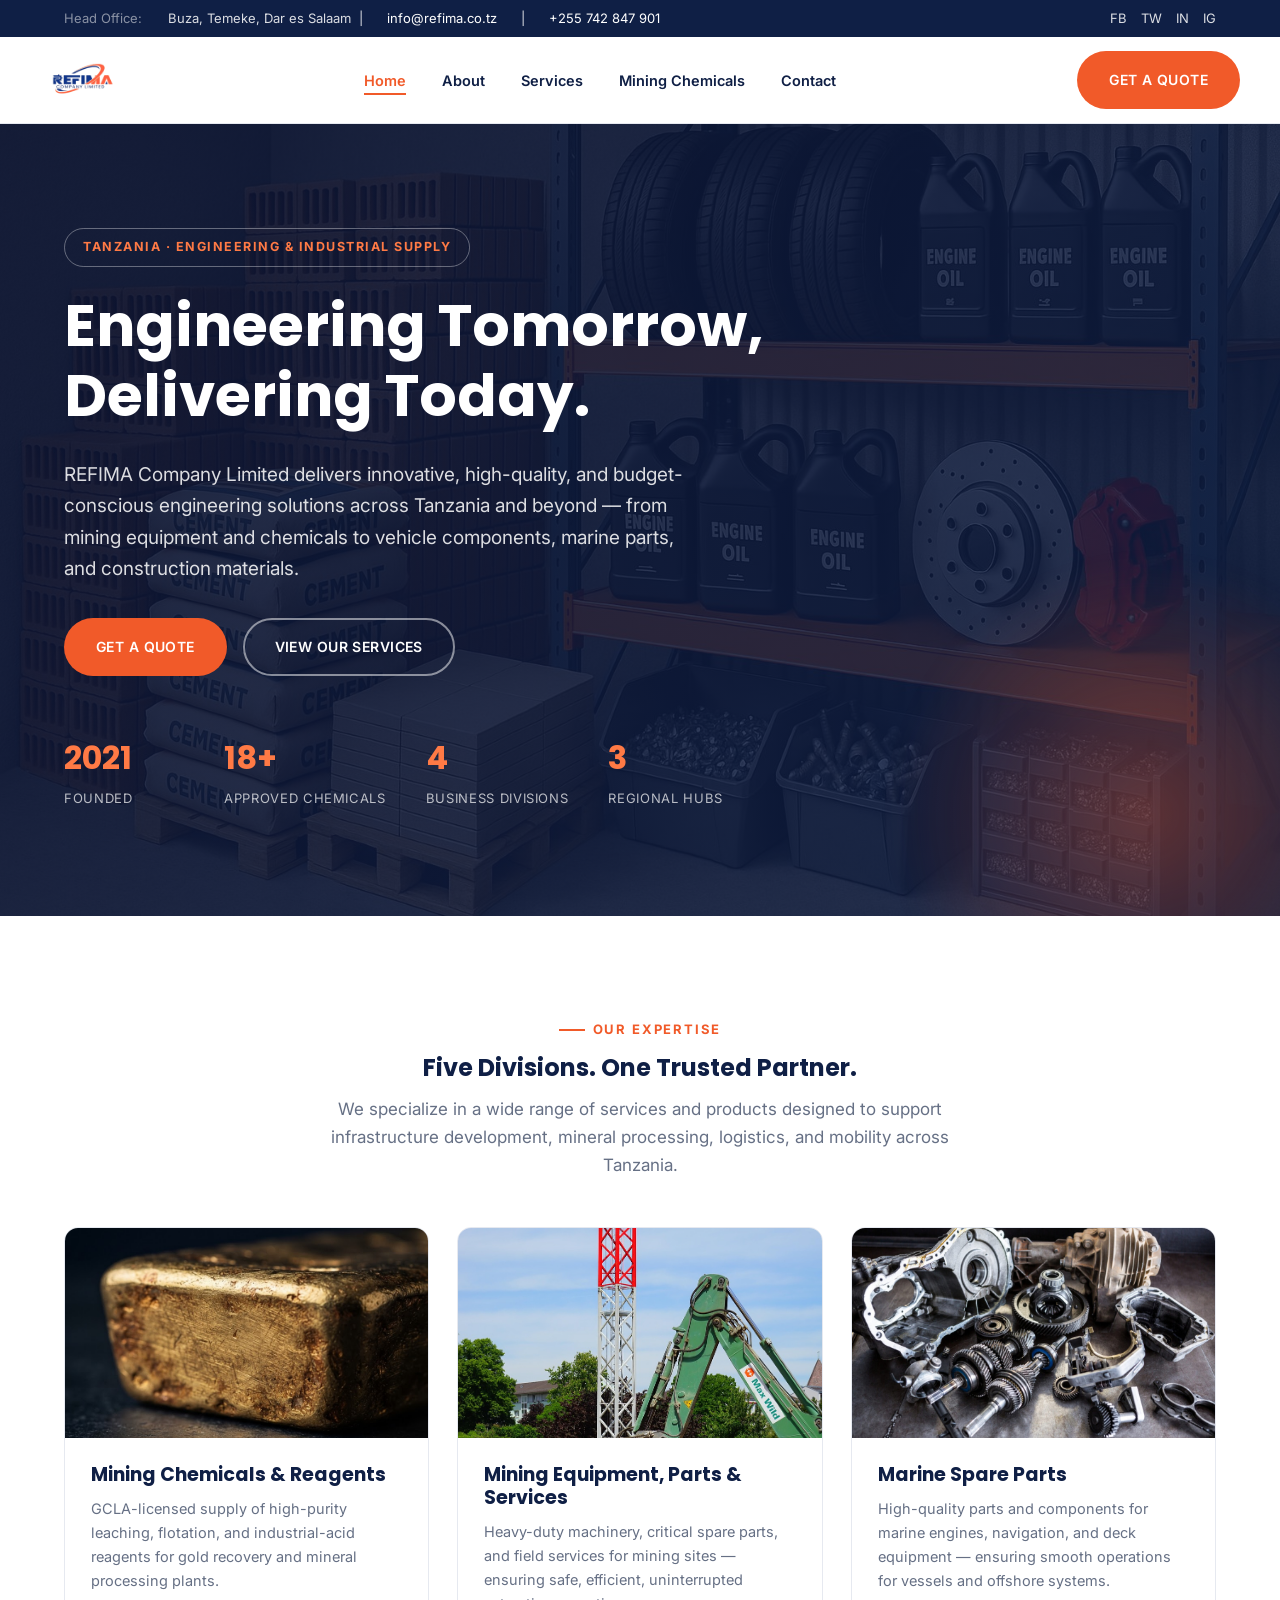
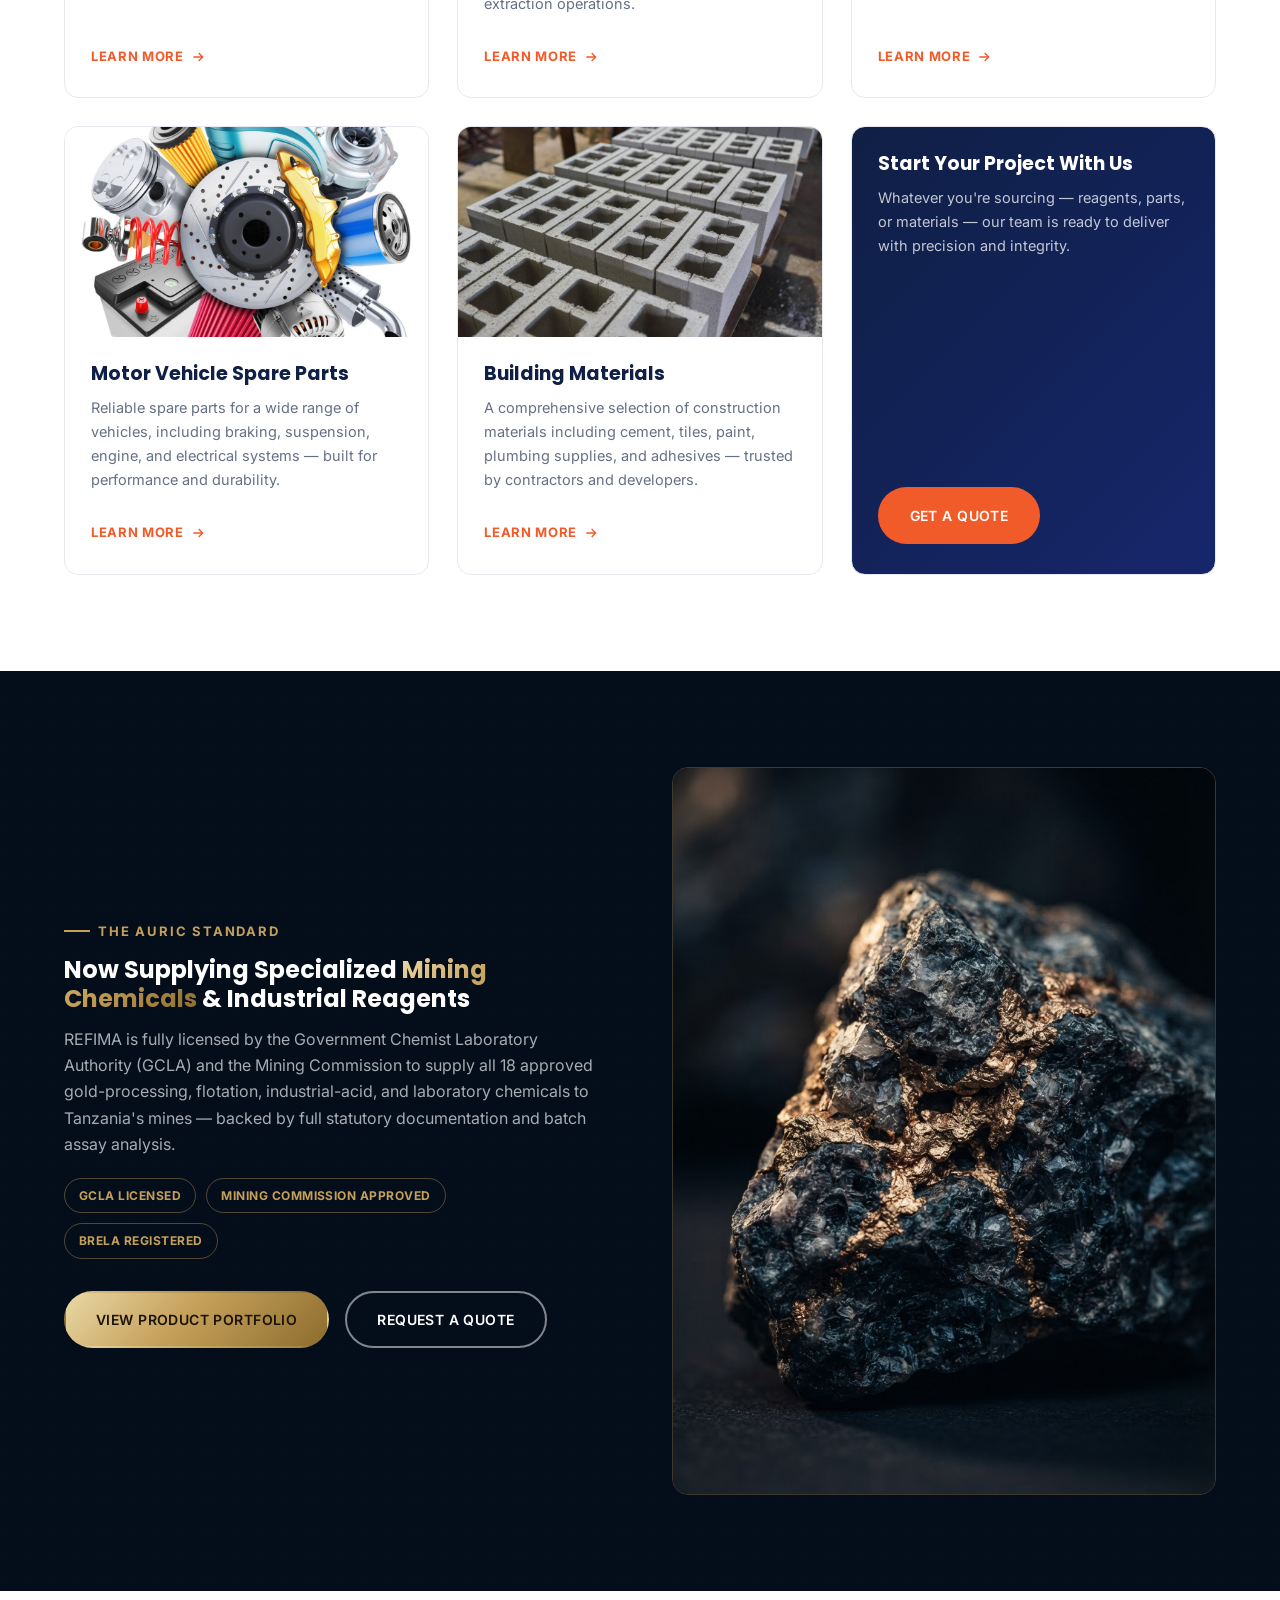
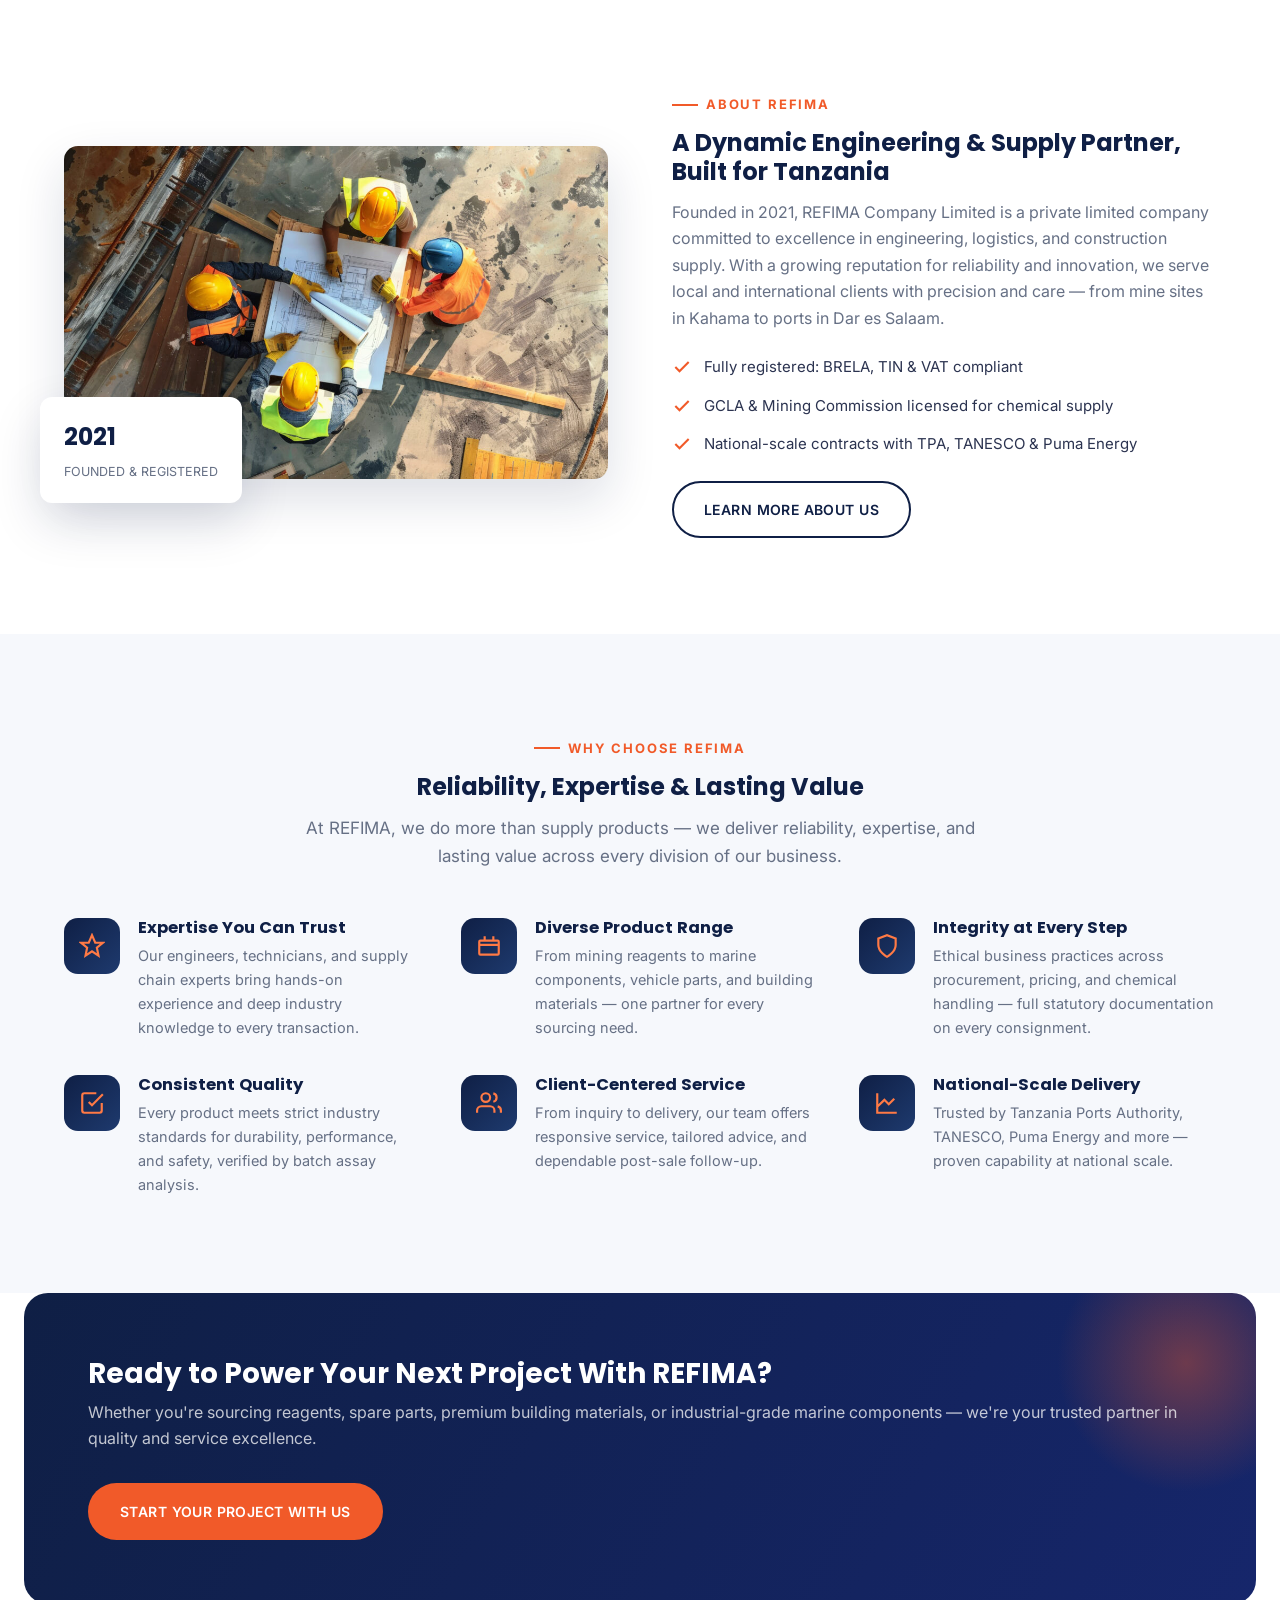
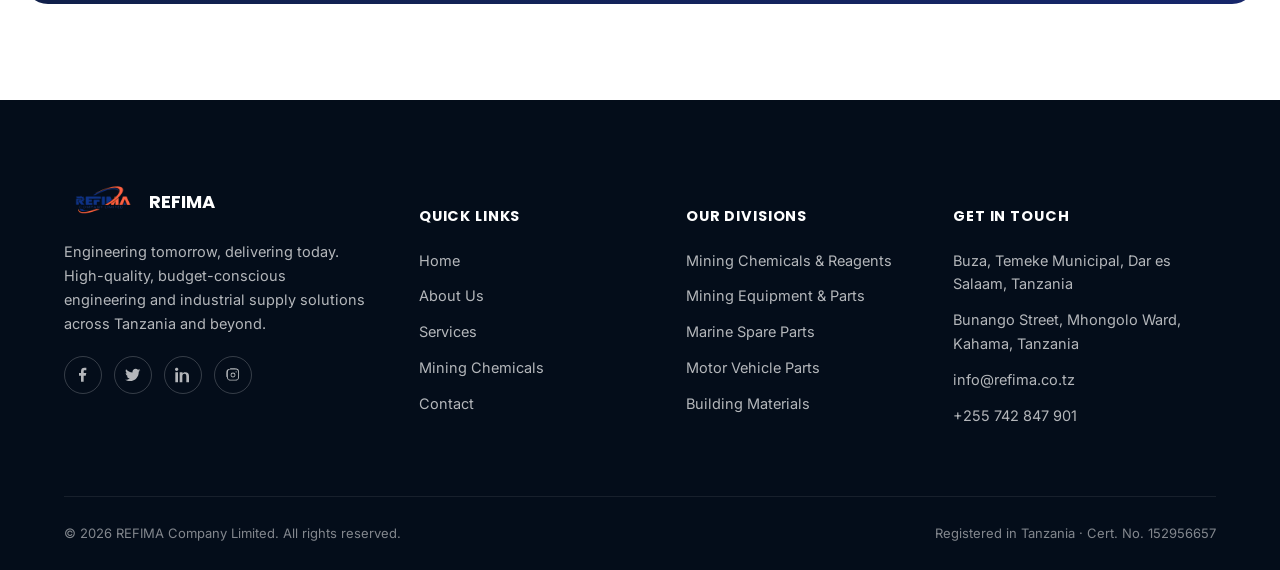
<file: index.html>
<!DOCTYPE html>
<html lang="en">
<head>
<meta charset="UTF-8">
<meta name="viewport" content="width=device-width, initial-scale=1.0">
<title>REFIMA Company Limited | Engineering Tomorrow, Delivering Today</title>
<meta name="description" content="REFIMA Company Limited supplies mining equipment & chemicals, marine spare parts, motor vehicle spare parts, and building materials across Tanzania and beyond.">
<link rel="icon" type="image/png" href="assets/images/logo.png">
<link rel="preconnect" href="https://fonts.googleapis.com">
<link href="https://fonts.googleapis.com/css2?family=Inter:wght@400;500;600;700;800&family=Poppins:wght@500;600;700;800&display=swap" rel="stylesheet">
<link rel="stylesheet" href="assets/css/style.css">
</head>
<body>

<header class="site-header">
  <div class="topbar">
    <div class="container">
      <div class="topbar-links">
        <span>Head Office:</span> Buza, Temeke, Dar es Salaam &nbsp;|&nbsp; <a href="mailto:info@refima.co.tz">info@refima.co.tz</a> &nbsp;|&nbsp; <a href="tel:+255742847901">+255 742 847 901</a>
      </div>
      <div class="topbar-social">
        <a href="https://facebook.com" aria-label="Facebook" target="_blank" rel="noopener">FB</a>
        <a href="https://twitter.com" aria-label="Twitter" target="_blank" rel="noopener">TW</a>
        <a href="https://linkedin.com" aria-label="LinkedIn" target="_blank" rel="noopener">IN</a>
        <a href="https://instagram.com" aria-label="Instagram" target="_blank" rel="noopener">IG</a>
      </div>
    </div>
  </div>
  <nav class="navbar container">
    <a href="index.html" class="brand"><img src="assets/images/logo.png" alt="REFIMA Company Limited logo"></a>
    <ul class="nav-links">
      <li><a href="index.html" class="active">Home</a></li>
      <li><a href="about.html">About</a></li>
      <li><a href="services.html">Services</a></li>
      <li><a href="mining-chemicals.html">Mining Chemicals</a></li>
      <li><a href="contact.html">Contact</a></li>
    </ul>
    <div class="nav-cta">
      <a href="contact.html" class="btn btn-primary">Get a Quote</a>
      <button class="nav-toggle" aria-label="Toggle menu"><span></span><span></span><span></span></button>
    </div>
  </nav>
</header>

<!-- HERO -->
<section class="hero" style="--hero-img:url('/assets/images/hero-bg.jpg')">
  <div class="container">
    <span class="hero-tag">Tanzania · Engineering &amp; Industrial Supply</span>
    <h1>Engineering Tomorrow, <br>Delivering Today.</h1>
    <p class="lead">REFIMA Company Limited delivers innovative, high-quality, and budget-conscious engineering solutions across Tanzania and beyond — from mining equipment and chemicals to vehicle components, marine parts, and construction materials.</p>
    <div class="btn-row">
      <a href="contact.html" class="btn btn-primary">Get a Quote</a>
      <a href="services.html" class="btn btn-outline-white">View Our Services</a>
    </div>
    <div class="hero-stats">
      <div><strong data-count="2021" data-suffix="">2021</strong><span>Founded</span></div>
      <div><strong data-count="18" data-suffix="+">0+</strong><span>Approved Chemicals</span></div>
      <div><strong data-count="4" data-suffix="">0</strong><span>Business Divisions</span></div>
      <div><strong data-count="3" data-suffix="">0</strong><span>Regional Hubs</span></div>
    </div>
  </div>
</section>

<!-- EXPERTISE -->
<section id="expertise">
  <div class="container">
    <div class="section-head center">
      <div class="eyebrow" style="justify-content:center">Our Expertise</div>
      <h2>Five Divisions. One Trusted Partner.</h2>
      <p>We specialize in a wide range of services and products designed to support infrastructure development, mineral processing, logistics, and mobility across Tanzania.</p>
    </div>

    <div class="grid grid-3">
      <div class="service-card reveal">
        <div class="img"><img src="assets/images/gold-bar.png" alt="Mining chemicals and gold processing reagents"></div>
        <div class="body">
          <h3>Mining Chemicals &amp; Reagents</h3>
          <p>GCLA-licensed supply of high-purity leaching, flotation, and industrial-acid reagents for gold recovery and mineral processing plants.</p>
          <a href="mining-chemicals.html" class="more">Learn More
            <svg width="16" height="16" viewBox="0 0 24 24" fill="none" stroke="currentColor" stroke-width="2"><path d="M5 12h14M13 6l6 6-6 6"/></svg>
          </a>
        </div>
      </div>
      <div class="service-card reveal">
        <div class="img"><img src="assets/images/construction-site.jpg" alt="Mining equipment and heavy machinery"></div>
        <div class="body">
          <h3>Mining Equipment, Parts &amp; Services</h3>
          <p>Heavy-duty machinery, critical spare parts, and field services for mining sites — ensuring safe, efficient, uninterrupted extraction operations.</p>
          <a href="services.html#mining-equipment" class="more">Learn More
            <svg width="16" height="16" viewBox="0 0 24 24" fill="none" stroke="currentColor" stroke-width="2"><path d="M5 12h14M13 6l6 6-6 6"/></svg>
          </a>
        </div>
      </div>
      <div class="service-card reveal">
        <div class="img"><img src="assets/images/marine-parts.jpg" alt="Marine spare parts"></div>
        <div class="body">
          <h3>Marine Spare Parts</h3>
          <p>High-quality parts and components for marine engines, navigation, and deck equipment — ensuring smooth operations for vessels and offshore systems.</p>
          <a href="services.html#marine" class="more">Learn More
            <svg width="16" height="16" viewBox="0 0 24 24" fill="none" stroke="currentColor" stroke-width="2"><path d="M5 12h14M13 6l6 6-6 6"/></svg>
          </a>
        </div>
      </div>
      <div class="service-card reveal">
        <div class="img"><img src="assets/images/motor-vehicle-parts.jpg" alt="Motor vehicle spare parts"></div>
        <div class="body">
          <h3>Motor Vehicle Spare Parts</h3>
          <p>Reliable spare parts for a wide range of vehicles, including braking, suspension, engine, and electrical systems — built for performance and durability.</p>
          <a href="services.html#motor-vehicles" class="more">Learn More
            <svg width="16" height="16" viewBox="0 0 24 24" fill="none" stroke="currentColor" stroke-width="2"><path d="M5 12h14M13 6l6 6-6 6"/></svg>
          </a>
        </div>
      </div>
      <div class="service-card reveal">
        <div class="img"><img src="assets/images/building-materials.jpg" alt="Building and construction materials"></div>
        <div class="body">
          <h3>Building Materials</h3>
          <p>A comprehensive selection of construction materials including cement, tiles, paint, plumbing supplies, and adhesives — trusted by contractors and developers.</p>
          <a href="services.html#building-materials" class="more">Learn More
            <svg width="16" height="16" viewBox="0 0 24 24" fill="none" stroke="currentColor" stroke-width="2"><path d="M5 12h14M13 6l6 6-6 6"/></svg>
          </a>
        </div>
      </div>
      <div class="service-card reveal" style="background:linear-gradient(135deg,var(--navy),var(--navy-2)); color:#fff; justify-content:center;">
        <div class="body" style="justify-content:center; align-items:flex-start;">
          <h3 style="color:#fff;">Start Your Project With Us</h3>
          <p style="color:rgba(255,255,255,.75);">Whatever you're sourcing — reagents, parts, or materials — our team is ready to deliver with precision and integrity.</p>
          <a href="contact.html" class="btn btn-primary" style="margin-top:8px;">Get a Quote</a>
        </div>
      </div>
    </div>
  </div>
</section>

<!-- MINING CHEMICALS TEASER -->
<section class="mc-section">
  <div class="mc-grid-overlay"></div>
  <div class="container">
    <div class="split">
      <div class="reveal">
        <div class="eyebrow mc-eyebrow">The Auric Standard</div>
        <h2>Now Supplying Specialized <span class="text-gold">Mining Chemicals</span> &amp; Industrial Reagents</h2>
        <p style="color:rgba(237,239,244,.7); font-size:16px;">REFIMA is fully licensed by the Government Chemist Laboratory Authority (GCLA) and the Mining Commission to supply all 18 approved gold-processing, flotation, industrial-acid, and laboratory chemicals to Tanzania's mines — backed by full statutory documentation and batch assay analysis.</p>
        <div class="badge-row">
          <span class="chem-badge">GCLA Licensed</span>
          <span class="chem-badge">Mining Commission Approved</span>
          <span class="chem-badge">BRELA Registered</span>
        </div>
        <div class="btn-row" style="margin-top:32px;">
          <a href="mining-chemicals.html" class="btn btn-gold">View Product Portfolio</a>
          <a href="contact.html" class="btn btn-outline-white">Request a Quote</a>
        </div>
      </div>
      <div class="reveal">
        <img src="assets/images/gold-ore.png" alt="Macro gold ore in dark rock matrix" style="border-radius:16px; border:1px solid rgba(197,160,89,.3);">
      </div>
    </div>
  </div>
</section>

<!-- ABOUT TEASER -->
<section>
  <div class="container">
    <div class="split">
      <div class="split-media reveal">
        <img src="assets/images/about-team.jpg" alt="REFIMA engineering and logistics team">
        <div class="float-card">
          <div>
            <strong>2021</strong>
            <span>Founded &amp; Registered</span>
          </div>
        </div>
      </div>
      <div class="reveal">
        <div class="eyebrow">About Refima</div>
        <h2>A Dynamic Engineering &amp; Supply Partner, Built for Tanzania</h2>
        <p style="color:var(--muted); font-size:16px;">Founded in 2021, REFIMA Company Limited is a private limited company committed to excellence in engineering, logistics, and construction supply. With a growing reputation for reliability and innovation, we serve local and international clients with precision and care — from mine sites in Kahama to ports in Dar es Salaam.</p>
        <ul class="checklist" style="margin:24px 0;">
          <li><svg width="20" height="20" viewBox="0 0 24 24" fill="none" stroke="currentColor" stroke-width="2.5"><path d="M20 6L9 17l-5-5"/></svg> Fully registered: BRELA, TIN &amp; VAT compliant</li>
          <li><svg width="20" height="20" viewBox="0 0 24 24" fill="none" stroke="currentColor" stroke-width="2.5"><path d="M20 6L9 17l-5-5"/></svg> GCLA &amp; Mining Commission licensed for chemical supply</li>
          <li><svg width="20" height="20" viewBox="0 0 24 24" fill="none" stroke="currentColor" stroke-width="2.5"><path d="M20 6L9 17l-5-5"/></svg> National-scale contracts with TPA, TANESCO &amp; Puma Energy</li>
        </ul>
        <a href="about.html" class="btn btn-outline">Learn More About Us</a>
      </div>
    </div>
  </div>
</section>

<!-- WHY CHOOSE -->
<section class="why-strip">
  <div class="container">
    <div class="section-head center">
      <div class="eyebrow" style="justify-content:center">Why Choose Refima</div>
      <h2>Reliability, Expertise &amp; Lasting Value</h2>
      <p>At REFIMA, we do more than supply products — we deliver reliability, expertise, and lasting value across every division of our business.</p>
    </div>
    <div class="why-grid">
      <div class="feature reveal">
        <div class="icon-badge"><svg viewBox="0 0 24 24" fill="none" stroke="currentColor" stroke-width="2"><path d="M12 2l3 7h7l-5.5 4.5L18 21l-6-4-6 4 1.5-7.5L2 9h7z"/></svg></div>
        <div><h4>Expertise You Can Trust</h4><p>Our engineers, technicians, and supply chain experts bring hands-on experience and deep industry knowledge to every transaction.</p></div>
      </div>
      <div class="feature reveal">
        <div class="icon-badge"><svg viewBox="0 0 24 24" fill="none" stroke="currentColor" stroke-width="2"><path d="M20 7H4a1 1 0 00-1 1v11a1 1 0 001 1h16a1 1 0 001-1V8a1 1 0 00-1-1zM16 3v4M8 3v4M3 11h18"/></svg></div>
        <div><h4>Diverse Product Range</h4><p>From mining reagents to marine components, vehicle parts, and building materials — one partner for every sourcing need.</p></div>
      </div>
      <div class="feature reveal">
        <div class="icon-badge"><svg viewBox="0 0 24 24" fill="none" stroke="currentColor" stroke-width="2"><path d="M12 22s8-4.5 8-11V5l-8-3-8 3v6c0 6.5 8 11 8 11z"/></svg></div>
        <div><h4>Integrity at Every Step</h4><p>Ethical business practices across procurement, pricing, and chemical handling — full statutory documentation on every consignment.</p></div>
      </div>
      <div class="feature reveal">
        <div class="icon-badge"><svg viewBox="0 0 24 24" fill="none" stroke="currentColor" stroke-width="2"><path d="M9 11l3 3L22 4M21 12v7a2 2 0 01-2 2H5a2 2 0 01-2-2V5a2 2 0 012-2h11"/></svg></div>
        <div><h4>Consistent Quality</h4><p>Every product meets strict industry standards for durability, performance, and safety, verified by batch assay analysis.</p></div>
      </div>
      <div class="feature reveal">
        <div class="icon-badge"><svg viewBox="0 0 24 24" fill="none" stroke="currentColor" stroke-width="2"><path d="M17 21v-2a4 4 0 00-4-4H5a4 4 0 00-4 4v2M9 11a4 4 0 100-8 4 4 0 000 8zM23 21v-2a4 4 0 00-3-3.87M16 3.13a4 4 0 010 7.75"/></svg></div>
        <div><h4>Client-Centered Service</h4><p>From inquiry to delivery, our team offers responsive service, tailored advice, and dependable post-sale follow-up.</p></div>
      </div>
      <div class="feature reveal">
        <div class="icon-badge"><svg viewBox="0 0 24 24" fill="none" stroke="currentColor" stroke-width="2"><path d="M3 3v18h18M18.7 8l-5.1 5.1-4-4L3 15.5"/></svg></div>
        <div><h4>National-Scale Delivery</h4><p>Trusted by Tanzania Ports Authority, TANESCO, Puma Energy and more — proven capability at national scale.</p></div>
      </div>
    </div>
  </div>
</section>

<!-- CTA BAND -->
<section style="padding-top:0;">
  <div class="cta-band reveal">
    <div class="cta-inner">
      <div>
        <h2>Ready to Power Your Next Project With REFIMA?</h2>
        <p>Whether you're sourcing reagents, spare parts, premium building materials, or industrial-grade marine components — we're your trusted partner in quality and service excellence.</p>
      </div>
      <a href="contact.html" class="btn btn-primary">Start Your Project With Us</a>
    </div>
  </div>
</section>

<!-- FOOTER -->
<footer class="site-footer">
  <div class="container">
    <div class="footer-grid">
      <div>
        <div class="footer-brand"><img src="assets/images/logo.png" alt="REFIMA logo"><span>REFIMA</span></div>
        <p style="font-size:14.5px;">Engineering tomorrow, delivering today. High-quality, budget-conscious engineering and industrial supply solutions across Tanzania and beyond.</p>
        <div class="footer-social">
          <a href="https://facebook.com" aria-label="Facebook" target="_blank" rel="noopener"><svg width="16" height="16" viewBox="0 0 24 24" fill="currentColor"><path d="M13 22v-9h3l1-4h-4V6.5C13 5.4 13.4 5 14.6 5H17V1.1C16.6 1 15.3 1 13.9 1 11 1 9 2.8 9 6v3H6v4h3v9h4z"/></svg></a>
          <a href="https://twitter.com" aria-label="Twitter" target="_blank" rel="noopener"><svg width="16" height="16" viewBox="0 0 24 24" fill="currentColor"><path d="M23 4.9c-.8.4-1.7.6-2.6.8 1-.6 1.7-1.5 2-2.6-.9.5-1.9.9-3 1.1-.9-1-2.1-1.6-3.5-1.6-2.6 0-4.7 2.1-4.7 4.7 0 .4 0 .7.1 1-3.9-.2-7.4-2.1-9.7-4.9-.4.7-.6 1.5-.6 2.3 0 1.6.8 3.1 2.1 3.9-.8 0-1.5-.2-2.1-.6v.1c0 2.3 1.6 4.2 3.8 4.6-.4.1-.8.2-1.2.2-.3 0-.6 0-.9-.1.6 1.9 2.3 3.2 4.4 3.3-1.6 1.3-3.6 2-5.8 2-.4 0-.7 0-1.1-.1 2.1 1.3 4.5 2.1 7.1 2.1 8.6 0 13.3-7.1 13.3-13.3v-.6c.9-.6 1.7-1.5 2.4-2.4z"/></svg></a>
          <a href="https://linkedin.com" aria-label="LinkedIn" target="_blank" rel="noopener"><svg width="16" height="16" viewBox="0 0 24 24" fill="currentColor"><path d="M4.98 3.5C4.98 5 3.9 6 2.5 6S0 5 0 3.5 1.1 1 2.5 1s2.48 1 2.48 2.5zM.5 8h4V23h-4V8zm7 0h3.8v2.05h.05c.53-1 1.83-2.05 3.77-2.05C19.4 8 21 10 21 13.6V23h-4v-8.4c0-2-.03-4.6-2.8-4.6-2.8 0-3.2 2.2-3.2 4.45V23h-4V8z"/></svg></a>
          <a href="https://instagram.com" aria-label="Instagram" target="_blank" rel="noopener"><svg width="16" height="16" viewBox="0 0 24 24" fill="currentColor"><path d="M12 2c2.7 0 3 0 4.1.1 1.1 0 1.8.2 2.2.4.6.2 1 .5 1.4.9.4.4.7.8.9 1.4.2.4.4 1.1.4 2.2.1 1.1.1 1.4.1 4.1s0 3-.1 4.1c0 1.1-.2 1.8-.4 2.2-.2.6-.5 1-.9 1.4-.4.4-.8.7-1.4.9-.4.2-1.1.4-2.2.4-1.1.1-1.4.1-4.1.1s-3 0-4.1-.1c-1.1 0-1.8-.2-2.2-.4-.6-.2-1-.5-1.4-.9-.4-.4-.7-.8-.9-1.4-.2-.4-.4-1.1-.4-2.2C2 15 2 14.7 2 12s0-3 .1-4.1c0-1.1.2-1.8.4-2.2.2-.6.5-1 .9-1.4.4-.4.8-.7 1.4-.9.4-.2 1.1-.4 2.2-.4C8 2 8.3 2 11 2h1zm0 1.8c-2.6 0-2.9 0-4 .1-.9 0-1.4.2-1.7.3-.4.2-.7.3-1 .6-.3.3-.5.6-.6 1-.1.3-.3.8-.3 1.7-.1 1.1-.1 1.4-.1 4s0 2.9.1 4c0 .9.2 1.4.3 1.7.2.4.3.7.6 1 .3.3.6.5 1 .6.3.1.8.3 1.7.3 1.1.1 1.4.1 4 .1s2.9 0 4-.1c.9 0 1.4-.2 1.7-.3.4-.2.7-.3 1-.6.3-.3.5-.6.6-1 .1-.3.3-.8.3-1.7.1-1.1.1-1.4.1-4s0-2.9-.1-4c0-.9-.2-1.4-.3-1.7-.2-.4-.3-.7-.6-1-.3-.3-.6-.5-1-.6-.3-.1-.8-.3-1.7-.3-1.1-.1-1.4-.1-4-.1zm0 4.5a3.7 3.7 0 110 7.4 3.7 3.7 0 010-7.4zm0 6.1a2.4 2.4 0 100-4.8 2.4 2.4 0 000 4.8zm4.7-6.3a.9.9 0 110-1.8.9.9 0 010 1.8z"/></svg></a>
        </div>
      </div>
      <div>
        <h5>Quick Links</h5>
        <ul>
          <li><a href="index.html">Home</a></li>
          <li><a href="about.html">About Us</a></li>
          <li><a href="services.html">Services</a></li>
          <li><a href="mining-chemicals.html">Mining Chemicals</a></li>
          <li><a href="contact.html">Contact</a></li>
        </ul>
      </div>
      <div>
        <h5>Our Divisions</h5>
        <ul>
          <li><a href="mining-chemicals.html">Mining Chemicals &amp; Reagents</a></li>
          <li><a href="services.html#mining-equipment">Mining Equipment &amp; Parts</a></li>
          <li><a href="services.html#marine">Marine Spare Parts</a></li>
          <li><a href="services.html#motor-vehicles">Motor Vehicle Parts</a></li>
          <li><a href="services.html#building-materials">Building Materials</a></li>
        </ul>
      </div>
      <div>
        <h5>Get In Touch</h5>
        <ul>
          <li>Buza, Temeke Municipal, Dar es Salaam, Tanzania</li>
          <li>Bunango Street, Mhongolo Ward, Kahama, Tanzania</li>
          <li><a href="mailto:info@refima.co.tz">info@refima.co.tz</a></li>
          <li><a href="tel:+255742847901">+255 742 847 901</a></li>
        </ul>
      </div>
    </div>
    <div class="footer-bottom">
      <span>&copy; <span id="year"></span> REFIMA Company Limited. All rights reserved.</span>
      <span>Registered in Tanzania · Cert. No. 152956657</span>
    </div>
  </div>
</footer>

<script>document.getElementById('year').textContent = new Date().getFullYear();</script>
<script src="assets/js/main.js"></script>
</body>
</html>
</file>
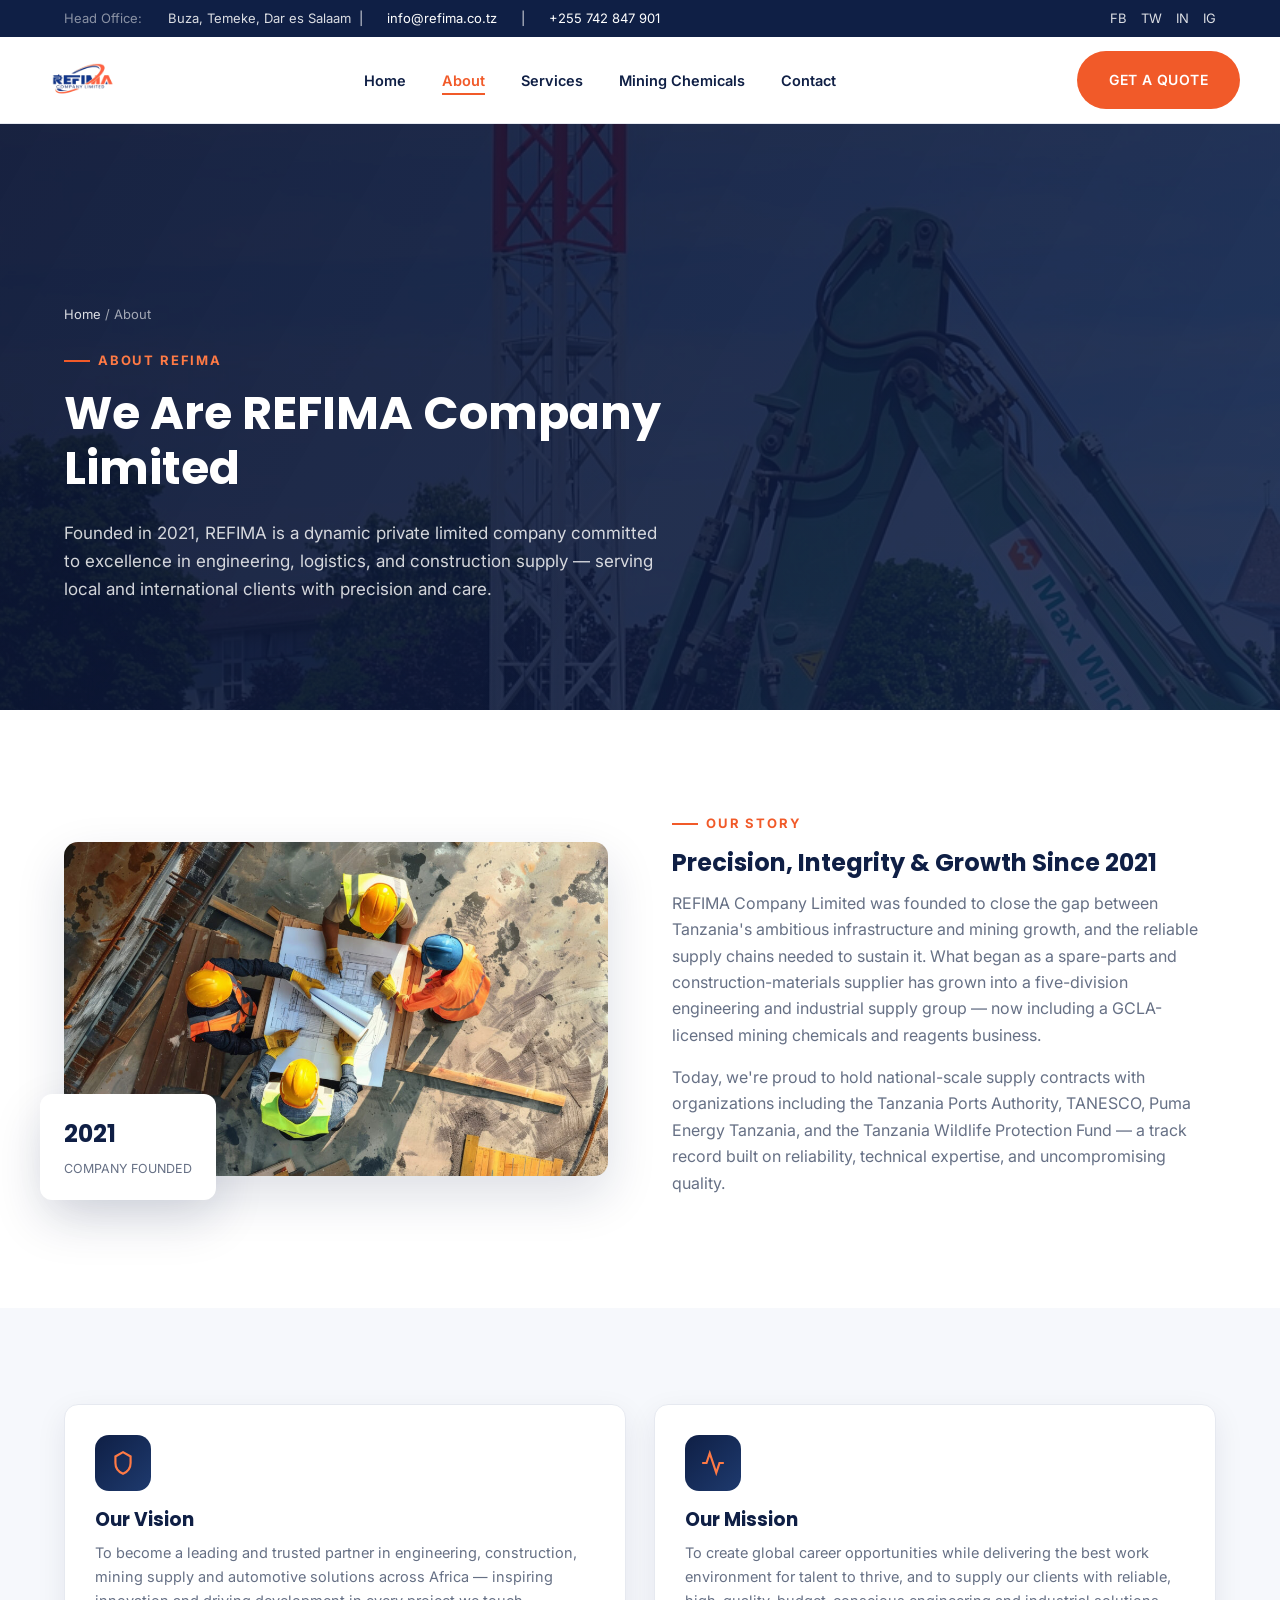
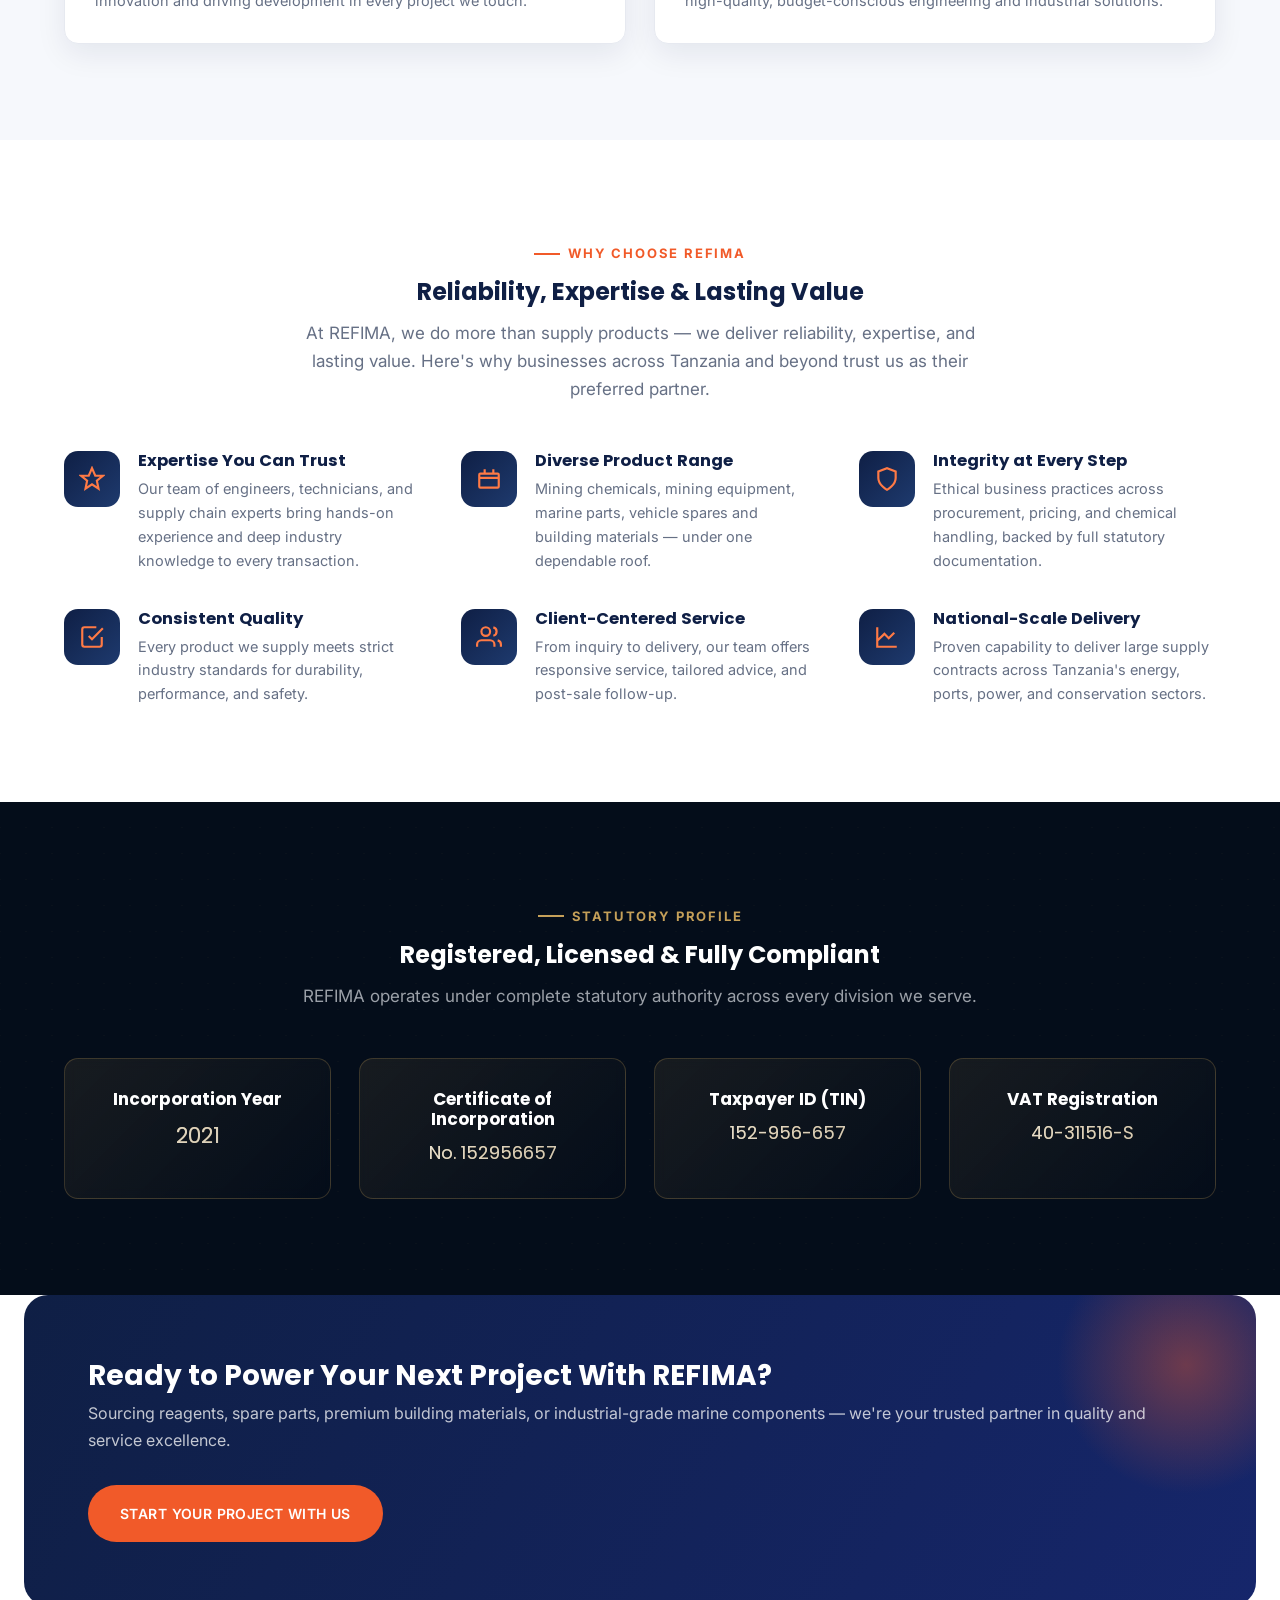
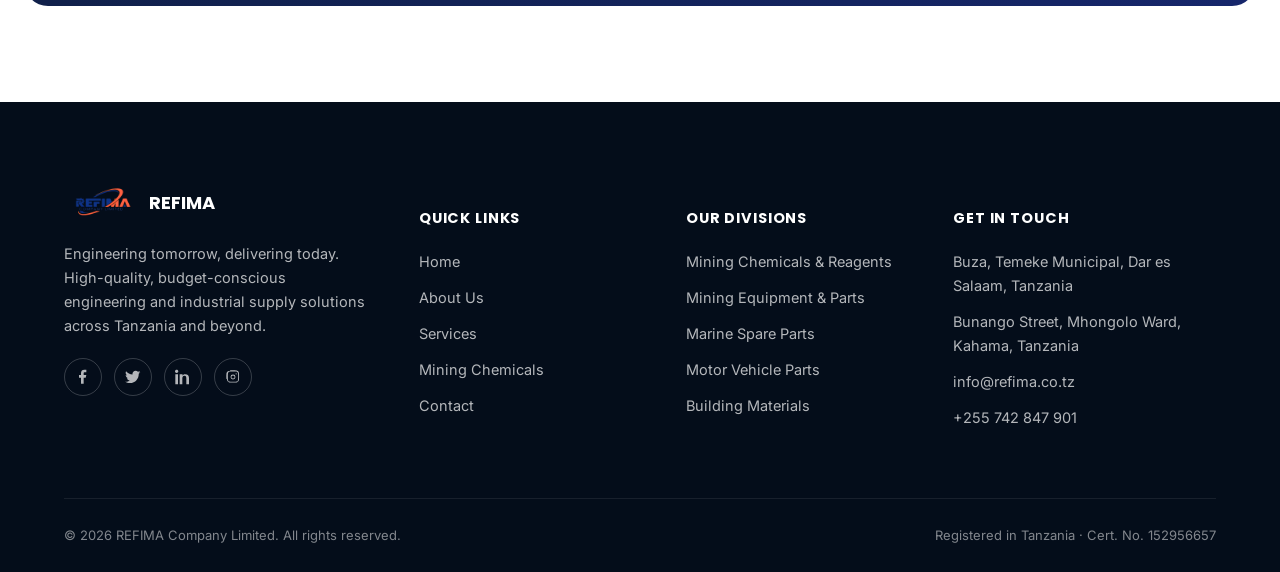
<file: about.html>
<!DOCTYPE html>
<html lang="en">
<head>
<meta charset="UTF-8">
<meta name="viewport" content="width=device-width, initial-scale=1.0">
<title>About Us | REFIMA Company Limited</title>
<meta name="description" content="Founded in 2021, REFIMA Company Limited is a dynamic engineering, logistics and construction supply company serving clients across Tanzania and beyond.">
<link rel="icon" type="image/png" href="assets/images/logo.png">
<link rel="preconnect" href="https://fonts.googleapis.com">
<link href="https://fonts.googleapis.com/css2?family=Inter:wght@400;500;600;700;800&family=Poppins:wght@500;600;700;800&display=swap" rel="stylesheet">
<link rel="stylesheet" href="assets/css/style.css">
</head>
<body>

<header class="site-header">
  <div class="topbar">
    <div class="container">
      <div class="topbar-links">
        <span>Head Office:</span> Buza, Temeke, Dar es Salaam &nbsp;|&nbsp; <a href="mailto:info@refima.co.tz">info@refima.co.tz</a> &nbsp;|&nbsp; <a href="tel:+255742847901">+255 742 847 901</a>
      </div>
      <div class="topbar-social">
        <a href="https://facebook.com" target="_blank" rel="noopener">FB</a>
        <a href="https://twitter.com" target="_blank" rel="noopener">TW</a>
        <a href="https://linkedin.com" target="_blank" rel="noopener">IN</a>
        <a href="https://instagram.com" target="_blank" rel="noopener">IG</a>
      </div>
    </div>
  </div>
  <nav class="navbar container">
    <a href="index.html" class="brand"><img src="assets/images/logo.png" alt="REFIMA Company Limited logo"></a>
    <ul class="nav-links">
      <li><a href="index.html">Home</a></li>
      <li><a href="about.html" class="active">About</a></li>
      <li><a href="services.html">Services</a></li>
      <li><a href="mining-chemicals.html">Mining Chemicals</a></li>
      <li><a href="contact.html">Contact</a></li>
    </ul>
    <div class="nav-cta">
      <a href="contact.html" class="btn btn-primary">Get a Quote</a>
      <button class="nav-toggle" aria-label="Toggle menu"><span></span><span></span><span></span></button>
    </div>
  </nav>
</header>

<section class="page-hero" style="--hero-img:url('/assets/images/construction-site.jpg')">
  <div class="container">
    <div class="breadcrumb"><a href="index.html">Home</a> / About</div>
    <div class="eyebrow">About Refima</div>
    <h1>We Are REFIMA Company Limited</h1>
    <p>Founded in 2021, REFIMA is a dynamic private limited company committed to excellence in engineering, logistics, and construction supply — serving local and international clients with precision and care.</p>
  </div>
</section>

<section>
  <div class="container">
    <div class="split">
      <div class="split-media reveal">
        <img src="assets/images/about-team.jpg" alt="REFIMA team on site">
        <div class="float-card">
          <div><strong>2021</strong><span>Company Founded</span></div>
        </div>
      </div>
      <div class="reveal">
        <div class="eyebrow">Our Story</div>
        <h2>Precision, Integrity &amp; Growth Since 2021</h2>
        <p style="color:var(--muted); font-size:16px;">REFIMA Company Limited was founded to close the gap between Tanzania's ambitious infrastructure and mining growth, and the reliable supply chains needed to sustain it. What began as a spare-parts and construction-materials supplier has grown into a five-division engineering and industrial supply group — now including a GCLA-licensed mining chemicals and reagents business.</p>
        <p style="color:var(--muted); font-size:16px;">Today, we're proud to hold national-scale supply contracts with organizations including the Tanzania Ports Authority, TANESCO, Puma Energy Tanzania, and the Tanzania Wildlife Protection Fund — a track record built on reliability, technical expertise, and uncompromising quality.</p>
      </div>
    </div>
  </div>
</section>

<section class="why-strip">
  <div class="container">
    <div class="grid grid-2" style="align-items:stretch;">
      <div class="glass-card reveal" style="background:#fff; border:1px solid var(--line); box-shadow:var(--shadow);">
        <div class="icon-badge"><svg viewBox="0 0 24 24" fill="none" stroke="currentColor" stroke-width="2"><path d="M12 2l7 4v6c0 5-3.4 8.4-7 10-3.6-1.6-7-5-7-10V6l7-4z"/></svg></div>
        <h3>Our Vision</h3>
        <p style="color:var(--muted);">To become a leading and trusted partner in engineering, construction, mining supply and automotive solutions across Africa — inspiring innovation and driving development in every project we touch.</p>
      </div>
      <div class="glass-card reveal" style="background:#fff; border:1px solid var(--line); box-shadow:var(--shadow);">
        <div class="icon-badge"><svg viewBox="0 0 24 24" fill="none" stroke="currentColor" stroke-width="2"><path d="M22 12h-4l-3 9L9 3l-3 9H2"/></svg></div>
        <h3>Our Mission</h3>
        <p style="color:var(--muted);">To create global career opportunities while delivering the best work environment for talent to thrive, and to supply our clients with reliable, high-quality, budget-conscious engineering and industrial solutions.</p>
      </div>
    </div>
  </div>
</section>

<section>
  <div class="container">
    <div class="section-head center">
      <div class="eyebrow" style="justify-content:center">Why Choose Refima</div>
      <h2>Reliability, Expertise &amp; Lasting Value</h2>
      <p>At REFIMA, we do more than supply products — we deliver reliability, expertise, and lasting value. Here's why businesses across Tanzania and beyond trust us as their preferred partner.</p>
    </div>
    <div class="why-grid">
      <div class="feature reveal">
        <div class="icon-badge"><svg viewBox="0 0 24 24" fill="none" stroke="currentColor" stroke-width="2"><path d="M12 2l3 7h7l-5.5 4.5L18 21l-6-4-6 4 1.5-7.5L2 9h7z"/></svg></div>
        <div><h4>Expertise You Can Trust</h4><p>Our team of engineers, technicians, and supply chain experts bring hands-on experience and deep industry knowledge to every transaction.</p></div>
      </div>
      <div class="feature reveal">
        <div class="icon-badge"><svg viewBox="0 0 24 24" fill="none" stroke="currentColor" stroke-width="2"><path d="M20 7H4a1 1 0 00-1 1v11a1 1 0 001 1h16a1 1 0 001-1V8a1 1 0 00-1-1zM16 3v4M8 3v4M3 11h18"/></svg></div>
        <div><h4>Diverse Product Range</h4><p>Mining chemicals, mining equipment, marine parts, vehicle spares and building materials — under one dependable roof.</p></div>
      </div>
      <div class="feature reveal">
        <div class="icon-badge"><svg viewBox="0 0 24 24" fill="none" stroke="currentColor" stroke-width="2"><path d="M12 22s8-4.5 8-11V5l-8-3-8 3v6c0 6.5 8 11 8 11z"/></svg></div>
        <div><h4>Integrity at Every Step</h4><p>Ethical business practices across procurement, pricing, and chemical handling, backed by full statutory documentation.</p></div>
      </div>
      <div class="feature reveal">
        <div class="icon-badge"><svg viewBox="0 0 24 24" fill="none" stroke="currentColor" stroke-width="2"><path d="M9 11l3 3L22 4M21 12v7a2 2 0 01-2 2H5a2 2 0 01-2-2V5a2 2 0 012-2h11"/></svg></div>
        <div><h4>Consistent Quality</h4><p>Every product we supply meets strict industry standards for durability, performance, and safety.</p></div>
      </div>
      <div class="feature reveal">
        <div class="icon-badge"><svg viewBox="0 0 24 24" fill="none" stroke="currentColor" stroke-width="2"><path d="M17 21v-2a4 4 0 00-4-4H5a4 4 0 00-4 4v2M9 11a4 4 0 100-8 4 4 0 000 8zM23 21v-2a4 4 0 00-3-3.87M16 3.13a4 4 0 010 7.75"/></svg></div>
        <div><h4>Client-Centered Service</h4><p>From inquiry to delivery, our team offers responsive service, tailored advice, and post-sale follow-up.</p></div>
      </div>
      <div class="feature reveal">
        <div class="icon-badge"><svg viewBox="0 0 24 24" fill="none" stroke="currentColor" stroke-width="2"><path d="M3 3v18h18M18.7 8l-5.1 5.1-4-4L3 15.5"/></svg></div>
        <div><h4>National-Scale Delivery</h4><p>Proven capability to deliver large supply contracts across Tanzania's energy, ports, power, and conservation sectors.</p></div>
      </div>
    </div>
  </div>
</section>

<section class="mc-section">
  <div class="mc-grid-overlay"></div>
  <div class="container">
    <div class="section-head center">
      <div class="eyebrow mc-eyebrow" style="justify-content:center">Statutory Profile</div>
      <h2>Registered, Licensed &amp; Fully Compliant</h2>
      <p>REFIMA operates under complete statutory authority across every division we serve.</p>
    </div>
    <div class="grid grid-4">
      <div class="glass-card reveal text-center"><h4>Incorporation Year</h4><p class="text-gold" style="font-size:22px; font-family:'Poppins',sans-serif;">2021</p></div>
      <div class="glass-card reveal text-center"><h4>Certificate of Incorporation</h4><p class="text-gold" style="font-size:18px; font-family:'Poppins',sans-serif;">No. 152956657</p></div>
      <div class="glass-card reveal text-center"><h4>Taxpayer ID (TIN)</h4><p class="text-gold" style="font-size:18px; font-family:'Poppins',sans-serif;">152-956-657</p></div>
      <div class="glass-card reveal text-center"><h4>VAT Registration</h4><p class="text-gold" style="font-size:18px; font-family:'Poppins',sans-serif;">40-311516-S</p></div>
    </div>
  </div>
</section>

<section style="padding-top:0;">
  <div class="cta-band reveal">
    <div class="cta-inner">
      <div>
        <h2>Ready to Power Your Next Project With REFIMA?</h2>
        <p>Sourcing reagents, spare parts, premium building materials, or industrial-grade marine components — we're your trusted partner in quality and service excellence.</p>
      </div>
      <a href="contact.html" class="btn btn-primary">Start Your Project With Us</a>
    </div>
  </div>
</section>

<footer class="site-footer">
  <div class="container">
    <div class="footer-grid">
      <div>
        <div class="footer-brand"><img src="assets/images/logo.png" alt="REFIMA logo"><span>REFIMA</span></div>
        <p style="font-size:14.5px;">Engineering tomorrow, delivering today. High-quality, budget-conscious engineering and industrial supply solutions across Tanzania and beyond.</p>
        <div class="footer-social">
          <a href="https://facebook.com" target="_blank" rel="noopener"><svg width="16" height="16" viewBox="0 0 24 24" fill="currentColor"><path d="M13 22v-9h3l1-4h-4V6.5C13 5.4 13.4 5 14.6 5H17V1.1C16.6 1 15.3 1 13.9 1 11 1 9 2.8 9 6v3H6v4h3v9h4z"/></svg></a>
          <a href="https://twitter.com" target="_blank" rel="noopener"><svg width="16" height="16" viewBox="0 0 24 24" fill="currentColor"><path d="M23 4.9c-.8.4-1.7.6-2.6.8 1-.6 1.7-1.5 2-2.6-.9.5-1.9.9-3 1.1-.9-1-2.1-1.6-3.5-1.6-2.6 0-4.7 2.1-4.7 4.7 0 .4 0 .7.1 1-3.9-.2-7.4-2.1-9.7-4.9-.4.7-.6 1.5-.6 2.3 0 1.6.8 3.1 2.1 3.9-.8 0-1.5-.2-2.1-.6v.1c0 2.3 1.6 4.2 3.8 4.6-.4.1-.8.2-1.2.2-.3 0-.6 0-.9-.1.6 1.9 2.3 3.2 4.4 3.3-1.6 1.3-3.6 2-5.8 2-.4 0-.7 0-1.1-.1 2.1 1.3 4.5 2.1 7.1 2.1 8.6 0 13.3-7.1 13.3-13.3v-.6c.9-.6 1.7-1.5 2.4-2.4z"/></svg></a>
          <a href="https://linkedin.com" target="_blank" rel="noopener"><svg width="16" height="16" viewBox="0 0 24 24" fill="currentColor"><path d="M4.98 3.5C4.98 5 3.9 6 2.5 6S0 5 0 3.5 1.1 1 2.5 1s2.48 1 2.48 2.5zM.5 8h4V23h-4V8zm7 0h3.8v2.05h.05c.53-1 1.83-2.05 3.77-2.05C19.4 8 21 10 21 13.6V23h-4v-8.4c0-2-.03-4.6-2.8-4.6-2.8 0-3.2 2.2-3.2 4.45V23h-4V8z"/></svg></a>
          <a href="https://instagram.com" target="_blank" rel="noopener"><svg width="16" height="16" viewBox="0 0 24 24" fill="currentColor"><path d="M12 2c2.7 0 3 0 4.1.1 1.1 0 1.8.2 2.2.4.6.2 1 .5 1.4.9.4.4.7.8.9 1.4.2.4.4 1.1.4 2.2.1 1.1.1 1.4.1 4.1s0 3-.1 4.1c0 1.1-.2 1.8-.4 2.2-.2.6-.5 1-.9 1.4-.4.4-.8.7-1.4.9-.4.2-1.1.4-2.2.4-1.1.1-1.4.1-4.1.1s-3 0-4.1-.1c-1.1 0-1.8-.2-2.2-.4-.6-.2-1-.5-1.4-.9-.4-.4-.7-.8-.9-1.4-.2-.4-.4-1.1-.4-2.2C2 15 2 14.7 2 12s0-3 .1-4.1c0-1.1.2-1.8.4-2.2.2-.6.5-1 .9-1.4.4-.4.8-.7 1.4-.9.4-.2 1.1-.4 2.2-.4C8 2 8.3 2 11 2h1zm0 1.8c-2.6 0-2.9 0-4 .1-.9 0-1.4.2-1.7.3-.4.2-.7.3-1 .6-.3.3-.5.6-.6 1-.1.3-.3.8-.3 1.7-.1 1.1-.1 1.4-.1 4s0 2.9.1 4c0 .9.2 1.4.3 1.7.2.4.3.7.6 1 .3.3.6.5 1 .6.3.1.8.3 1.7.3 1.1.1 1.4.1 4 .1s2.9 0 4-.1c.9 0 1.4-.2 1.7-.3.4-.2.7-.3 1-.6.3-.3.5-.6.6-1 .1-.3.3-.8.3-1.7.1-1.1.1-1.4.1-4s0-2.9-.1-4c0-.9-.2-1.4-.3-1.7-.2-.4-.3-.7-.6-1-.3-.3-.6-.5-1-.6-.3-.1-.8-.3-1.7-.3-1.1-.1-1.4-.1-4-.1zm0 4.5a3.7 3.7 0 110 7.4 3.7 3.7 0 010-7.4zm0 6.1a2.4 2.4 0 100-4.8 2.4 2.4 0 000 4.8zm4.7-6.3a.9.9 0 110-1.8.9.9 0 010 1.8z"/></svg></a>
        </div>
      </div>
      <div>
        <h5>Quick Links</h5>
        <ul>
          <li><a href="index.html">Home</a></li>
          <li><a href="about.html">About Us</a></li>
          <li><a href="services.html">Services</a></li>
          <li><a href="mining-chemicals.html">Mining Chemicals</a></li>
          <li><a href="contact.html">Contact</a></li>
        </ul>
      </div>
      <div>
        <h5>Our Divisions</h5>
        <ul>
          <li><a href="mining-chemicals.html">Mining Chemicals &amp; Reagents</a></li>
          <li><a href="services.html#mining-equipment">Mining Equipment &amp; Parts</a></li>
          <li><a href="services.html#marine">Marine Spare Parts</a></li>
          <li><a href="services.html#motor-vehicles">Motor Vehicle Parts</a></li>
          <li><a href="services.html#building-materials">Building Materials</a></li>
        </ul>
      </div>
      <div>
        <h5>Get In Touch</h5>
        <ul>
          <li>Buza, Temeke Municipal, Dar es Salaam, Tanzania</li>
          <li>Bunango Street, Mhongolo Ward, Kahama, Tanzania</li>
          <li><a href="mailto:info@refima.co.tz">info@refima.co.tz</a></li>
          <li><a href="tel:+255742847901">+255 742 847 901</a></li>
        </ul>
      </div>
    </div>
    <div class="footer-bottom">
      <span>&copy; <span id="year"></span> REFIMA Company Limited. All rights reserved.</span>
      <span>Registered in Tanzania · Cert. No. 152956657</span>
    </div>
  </div>
</footer>

<script>document.getElementById('year').textContent = new Date().getFullYear();</script>
<script src="assets/js/main.js"></script>
</body>
</html>
</file>
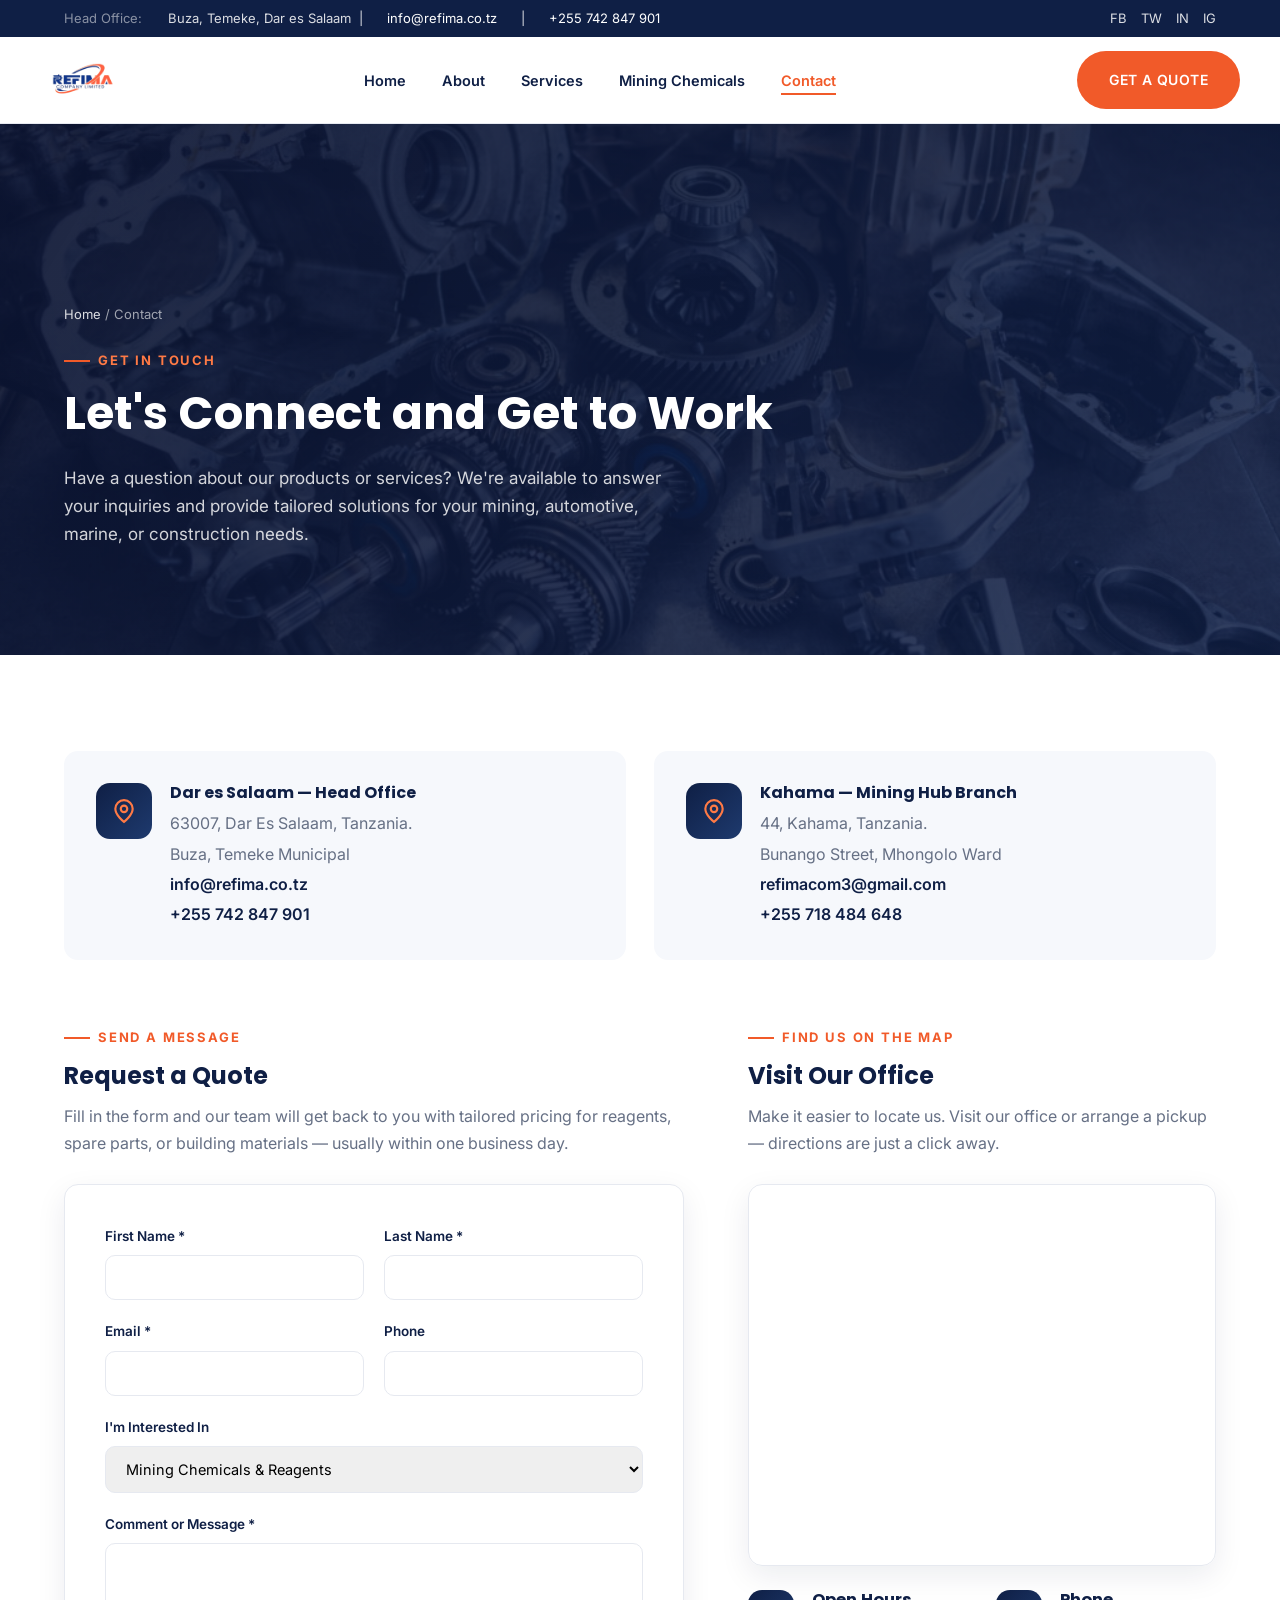
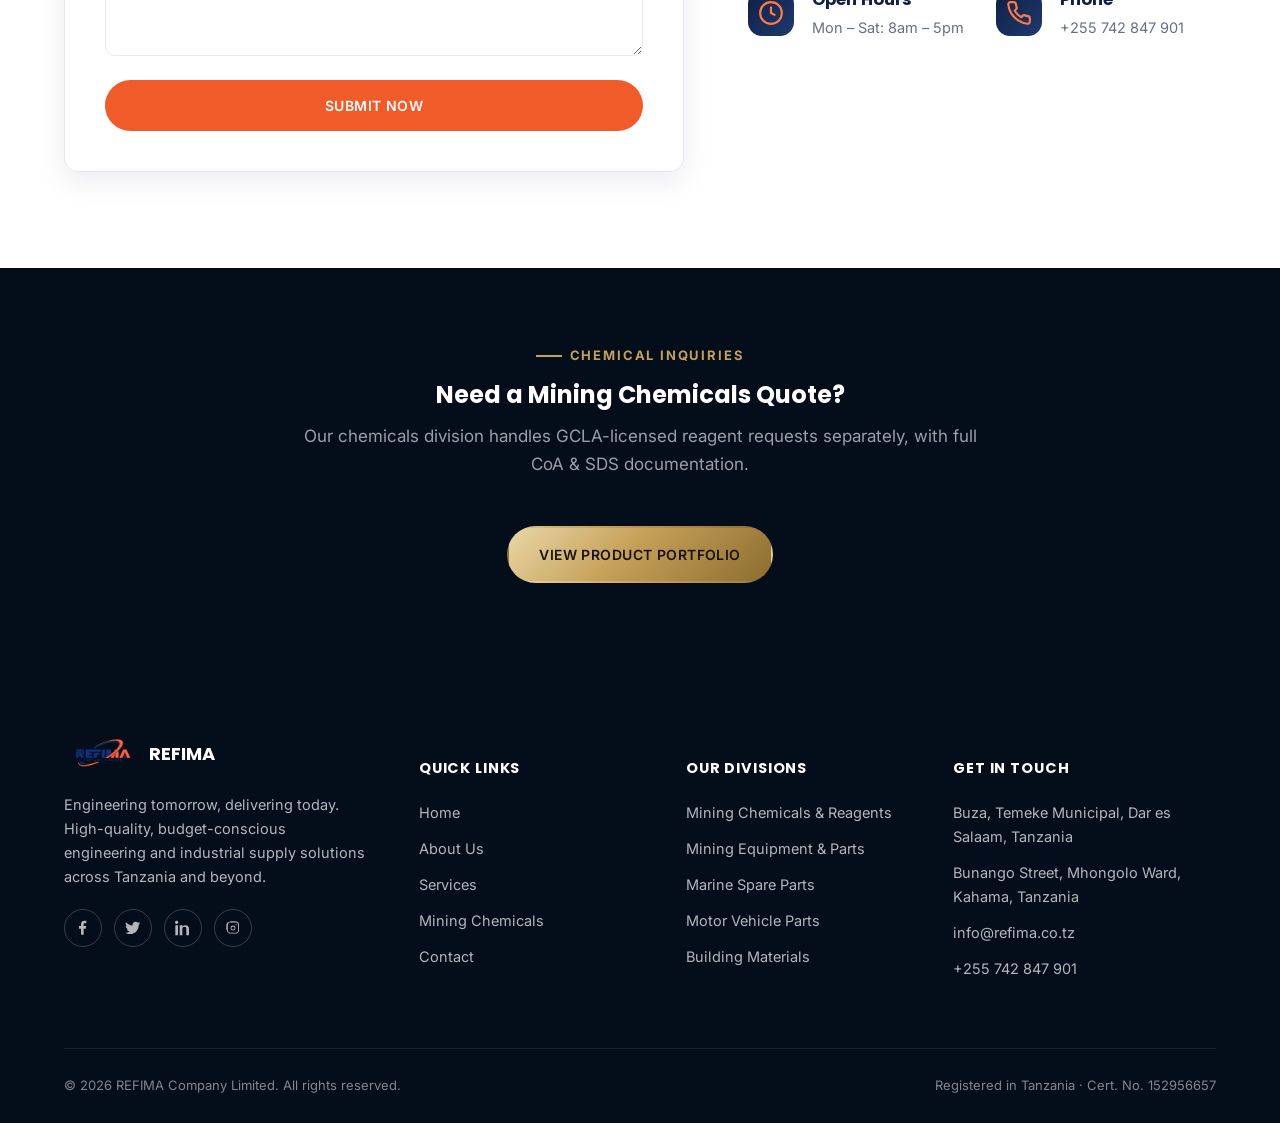
<file: contact.html>
<!DOCTYPE html>
<html lang="en">
<head>
<meta charset="UTF-8">
<meta name="viewport" content="width=device-width, initial-scale=1.0">
<title>Contact Us | REFIMA Company Limited</title>
<meta name="description" content="Get in touch with REFIMA Company Limited — Dar es Salaam head office and Kahama mining-hub branch. Request a quote for chemicals, spare parts or building materials.">
<link rel="icon" type="image/png" href="assets/images/logo.png">
<link rel="preconnect" href="https://fonts.googleapis.com">
<link href="https://fonts.googleapis.com/css2?family=Inter:wght@400;500;600;700;800&family=Poppins:wght@500;600;700;800&display=swap" rel="stylesheet">
<link rel="stylesheet" href="assets/css/style.css">
</head>
<body>

<header class="site-header">
  <div class="topbar">
    <div class="container">
      <div class="topbar-links">
        <span>Head Office:</span> Buza, Temeke, Dar es Salaam &nbsp;|&nbsp; <a href="mailto:info@refima.co.tz">info@refima.co.tz</a> &nbsp;|&nbsp; <a href="tel:+255742847901">+255 742 847 901</a>
      </div>
      <div class="topbar-social">
        <a href="https://facebook.com" target="_blank" rel="noopener">FB</a>
        <a href="https://twitter.com" target="_blank" rel="noopener">TW</a>
        <a href="https://linkedin.com" target="_blank" rel="noopener">IN</a>
        <a href="https://instagram.com" target="_blank" rel="noopener">IG</a>
      </div>
    </div>
  </div>
  <nav class="navbar container">
    <a href="index.html" class="brand"><img src="assets/images/logo.png" alt="REFIMA Company Limited logo"></a>
    <ul class="nav-links">
      <li><a href="index.html">Home</a></li>
      <li><a href="about.html">About</a></li>
      <li><a href="services.html">Services</a></li>
      <li><a href="mining-chemicals.html">Mining Chemicals</a></li>
      <li><a href="contact.html" class="active">Contact</a></li>
    </ul>
    <div class="nav-cta">
      <a href="#quote" class="btn btn-primary">Get a Quote</a>
      <button class="nav-toggle" aria-label="Toggle menu"><span></span><span></span><span></span></button>
    </div>
  </nav>
</header>

<section class="page-hero" style="--hero-img:url('/assets/images/marine-parts.jpg')">
  <div class="container">
    <div class="breadcrumb"><a href="index.html">Home</a> / Contact</div>
    <div class="eyebrow">Get In Touch</div>
    <h1>Let's Connect and Get to Work</h1>
    <p>Have a question about our products or services? We're available to answer your inquiries and provide tailored solutions for your mining, automotive, marine, or construction needs.</p>
  </div>
</section>

<section>
  <div class="container">
    <div class="grid grid-2" style="margin-bottom:60px;">
      <div class="contact-card reveal">
        <div class="icon-badge"><svg viewBox="0 0 24 24" fill="none" stroke="currentColor" stroke-width="2"><path d="M20 10c0 6-8 12-8 12S4 16 4 10a8 8 0 1116 0z"/><circle cx="12" cy="10" r="3"/></svg></div>
        <div>
          <h4 style="margin-bottom:8px;">Dar es Salaam — Head Office</h4>
          <p style="color:var(--muted); margin-bottom:4px;">63007, Dar Es Salaam, Tanzania.</p>
          <p style="color:var(--muted); margin-bottom:4px;">Buza, Temeke Municipal</p>
          <p style="color:var(--muted); margin-bottom:4px;"><a href="mailto:info@refima.co.tz" style="color:var(--navy); font-weight:600;">info@refima.co.tz</a></p>
          <p style="color:var(--muted); margin:0;"><a href="tel:+255742847901" style="color:var(--navy); font-weight:600;">+255 742 847 901</a></p>
        </div>
      </div>
      <div class="contact-card reveal">
        <div class="icon-badge"><svg viewBox="0 0 24 24" fill="none" stroke="currentColor" stroke-width="2"><path d="M20 10c0 6-8 12-8 12S4 16 4 10a8 8 0 1116 0z"/><circle cx="12" cy="10" r="3"/></svg></div>
        <div>
          <h4 style="margin-bottom:8px;">Kahama — Mining Hub Branch</h4>
          <p style="color:var(--muted); margin-bottom:4px;">44, Kahama, Tanzania.</p>
          <p style="color:var(--muted); margin-bottom:4px;">Bunango Street, Mhongolo Ward</p>
          <p style="color:var(--muted); margin-bottom:4px;"><a href="mailto:refimacom3@gmail.com" style="color:var(--navy); font-weight:600;">refimacom3@gmail.com</a></p>
          <p style="color:var(--muted); margin:0;"><a href="tel:+255718484648" style="color:var(--navy); font-weight:600;">+255 718 484 648</a></p>
        </div>
      </div>
    </div>

    <div class="split" id="quote" style="align-items:flex-start;">
      <div class="reveal">
        <div class="eyebrow">Send a Message</div>
        <h2>Request a Quote</h2>
        <p style="color:var(--muted); margin-bottom:28px;">Fill in the form and our team will get back to you with tailored pricing for reagents, spare parts, or building materials — usually within one business day.</p>
        <div class="contact-form">
          <form>
            <div class="form-row">
              <div class="form-group"><label for="fname">First Name *</label><input type="text" id="fname" name="fname" required></div>
              <div class="form-group"><label for="lname">Last Name *</label><input type="text" id="lname" name="lname" required></div>
            </div>
            <div class="form-row">
              <div class="form-group"><label for="email">Email *</label><input type="email" id="email" name="email" required></div>
              <div class="form-group"><label for="phone">Phone</label><input type="tel" id="phone" name="phone"></div>
            </div>
            <div class="form-group" style="margin-bottom:20px;">
              <label for="division">I'm Interested In</label>
              <select id="division" name="division">
                <option>Mining Chemicals &amp; Reagents</option>
                <option>Mining Equipment, Parts &amp; Services</option>
                <option>Marine Spare Parts</option>
                <option>Motor Vehicle Spare Parts</option>
                <option>Building Materials</option>
                <option>Other / General Inquiry</option>
              </select>
            </div>
            <div class="form-group" style="margin-bottom:24px;">
              <label for="message">Comment or Message *</label>
              <textarea id="message" name="message" rows="5" required></textarea>
            </div>
            <button type="submit" class="btn btn-primary" style="width:100%;">Submit Now</button>
          </form>
        </div>
      </div>
      <div class="reveal">
        <div class="eyebrow">Find Us on the Map</div>
        <h2>Visit Our Office</h2>
        <p style="color:var(--muted); margin-bottom:28px;">Make it easier to locate us. Visit our office or arrange a pickup — directions are just a click away.</p>
        <div class="map-wrap">
          <iframe src="https://www.google.com/maps?q=Buza,Temeke,Dar%20es%20Salaam,Tanzania&output=embed" loading="lazy" referrerpolicy="no-referrer-when-downgrade" title="REFIMA Head Office location map"></iframe>
        </div>
        <div class="grid grid-2" style="margin-top:24px;">
          <div class="feature">
            <div class="icon-badge" style="width:46px; height:46px; margin-bottom:0;"><svg width="20" height="20" viewBox="0 0 24 24" fill="none" stroke="currentColor" stroke-width="2"><path d="M12 6v6l4 2"/><circle cx="12" cy="12" r="10"/></svg></div>
            <div><h4>Open Hours</h4><p>Mon – Sat: 8am – 5pm</p></div>
          </div>
          <div class="feature">
            <div class="icon-badge" style="width:46px; height:46px; margin-bottom:0;"><svg width="20" height="20" viewBox="0 0 24 24" fill="none" stroke="currentColor" stroke-width="2"><path d="M22 16.92v3a2 2 0 01-2.18 2 19.8 19.8 0 01-8.63-3.07 19.5 19.5 0 01-6-6 19.8 19.8 0 01-3.07-8.67A2 2 0 014.11 2h3a2 2 0 012 1.72c.13.96.36 1.9.7 2.81a2 2 0 01-.45 2.11L8.09 9.91a16 16 0 006 6l1.27-1.27a2 2 0 012.11-.45c.9.34 1.85.57 2.81.7A2 2 0 0122 16.92z"/></svg></div>
            <div><h4>Phone</h4><p>+255 742 847 901</p></div>
          </div>
        </div>
      </div>
    </div>
  </div>
</section>

<section class="mc-section" style="padding-top:70px; padding-bottom:70px;">
  <div class="mc-grid-overlay"></div>
  <div class="container">
    <div class="section-head center">
      <div class="eyebrow mc-eyebrow" style="justify-content:center">Chemical Inquiries</div>
      <h2>Need a Mining Chemicals Quote?</h2>
      <p>Our chemicals division handles GCLA-licensed reagent requests separately, with full CoA &amp; SDS documentation.</p>
    </div>
    <div class="text-center reveal"><a href="mining-chemicals.html" class="btn btn-gold">View Product Portfolio</a></div>
  </div>
</section>

<footer class="site-footer">
  <div class="container">
    <div class="footer-grid">
      <div>
        <div class="footer-brand"><img src="assets/images/logo.png" alt="REFIMA logo"><span>REFIMA</span></div>
        <p style="font-size:14.5px;">Engineering tomorrow, delivering today. High-quality, budget-conscious engineering and industrial supply solutions across Tanzania and beyond.</p>
        <div class="footer-social">
          <a href="https://facebook.com" target="_blank" rel="noopener"><svg width="16" height="16" viewBox="0 0 24 24" fill="currentColor"><path d="M13 22v-9h3l1-4h-4V6.5C13 5.4 13.4 5 14.6 5H17V1.1C16.6 1 15.3 1 13.9 1 11 1 9 2.8 9 6v3H6v4h3v9h4z"/></svg></a>
          <a href="https://twitter.com" target="_blank" rel="noopener"><svg width="16" height="16" viewBox="0 0 24 24" fill="currentColor"><path d="M23 4.9c-.8.4-1.7.6-2.6.8 1-.6 1.7-1.5 2-2.6-.9.5-1.9.9-3 1.1-.9-1-2.1-1.6-3.5-1.6-2.6 0-4.7 2.1-4.7 4.7 0 .4 0 .7.1 1-3.9-.2-7.4-2.1-9.7-4.9-.4.7-.6 1.5-.6 2.3 0 1.6.8 3.1 2.1 3.9-.8 0-1.5-.2-2.1-.6v.1c0 2.3 1.6 4.2 3.8 4.6-.4.1-.8.2-1.2.2-.3 0-.6 0-.9-.1.6 1.9 2.3 3.2 4.4 3.3-1.6 1.3-3.6 2-5.8 2-.4 0-.7 0-1.1-.1 2.1 1.3 4.5 2.1 7.1 2.1 8.6 0 13.3-7.1 13.3-13.3v-.6c.9-.6 1.7-1.5 2.4-2.4z"/></svg></a>
          <a href="https://linkedin.com" target="_blank" rel="noopener"><svg width="16" height="16" viewBox="0 0 24 24" fill="currentColor"><path d="M4.98 3.5C4.98 5 3.9 6 2.5 6S0 5 0 3.5 1.1 1 2.5 1s2.48 1 2.48 2.5zM.5 8h4V23h-4V8zm7 0h3.8v2.05h.05c.53-1 1.83-2.05 3.77-2.05C19.4 8 21 10 21 13.6V23h-4v-8.4c0-2-.03-4.6-2.8-4.6-2.8 0-3.2 2.2-3.2 4.45V23h-4V8z"/></svg></a>
          <a href="https://instagram.com" target="_blank" rel="noopener"><svg width="16" height="16" viewBox="0 0 24 24" fill="currentColor"><path d="M12 2c2.7 0 3 0 4.1.1 1.1 0 1.8.2 2.2.4.6.2 1 .5 1.4.9.4.4.7.8.9 1.4.2.4.4 1.1.4 2.2.1 1.1.1 1.4.1 4.1s0 3-.1 4.1c0 1.1-.2 1.8-.4 2.2-.2.6-.5 1-.9 1.4-.4.4-.8.7-1.4.9-.4.2-1.1.4-2.2.4-1.1.1-1.4.1-4.1.1s-3 0-4.1-.1c-1.1 0-1.8-.2-2.2-.4-.6-.2-1-.5-1.4-.9-.4-.4-.7-.8-.9-1.4-.2-.4-.4-1.1-.4-2.2C2 15 2 14.7 2 12s0-3 .1-4.1c0-1.1.2-1.8.4-2.2.2-.6.5-1 .9-1.4.4-.4.8-.7 1.4-.9.4-.2 1.1-.4 2.2-.4C8 2 8.3 2 11 2h1zm0 1.8c-2.6 0-2.9 0-4 .1-.9 0-1.4.2-1.7.3-.4.2-.7.3-1 .6-.3.3-.5.6-.6 1-.1.3-.3.8-.3 1.7-.1 1.1-.1 1.4-.1 4s0 2.9.1 4c0 .9.2 1.4.3 1.7.2.4.3.7.6 1 .3.3.6.5 1 .6.3.1.8.3 1.7.3 1.1.1 1.4.1 4 .1s2.9 0 4-.1c.9 0 1.4-.2 1.7-.3.4-.2.7-.3 1-.6.3-.3.5-.6.6-1 .1-.3.3-.8.3-1.7.1-1.1.1-1.4.1-4s0-2.9-.1-4c0-.9-.2-1.4-.3-1.7-.2-.4-.3-.7-.6-1-.3-.3-.6-.5-1-.6-.3-.1-.8-.3-1.7-.3-1.1-.1-1.4-.1-4-.1zm0 4.5a3.7 3.7 0 110 7.4 3.7 3.7 0 010-7.4zm0 6.1a2.4 2.4 0 100-4.8 2.4 2.4 0 000 4.8zm4.7-6.3a.9.9 0 110-1.8.9.9 0 010 1.8z"/></svg></a>
        </div>
      </div>
      <div>
        <h5>Quick Links</h5>
        <ul>
          <li><a href="index.html">Home</a></li>
          <li><a href="about.html">About Us</a></li>
          <li><a href="services.html">Services</a></li>
          <li><a href="mining-chemicals.html">Mining Chemicals</a></li>
          <li><a href="contact.html">Contact</a></li>
        </ul>
      </div>
      <div>
        <h5>Our Divisions</h5>
        <ul>
          <li><a href="mining-chemicals.html">Mining Chemicals &amp; Reagents</a></li>
          <li><a href="services.html#mining-equipment">Mining Equipment &amp; Parts</a></li>
          <li><a href="services.html#marine">Marine Spare Parts</a></li>
          <li><a href="services.html#motor-vehicles">Motor Vehicle Parts</a></li>
          <li><a href="services.html#building-materials">Building Materials</a></li>
        </ul>
      </div>
      <div>
        <h5>Get In Touch</h5>
        <ul>
          <li>Buza, Temeke Municipal, Dar es Salaam, Tanzania</li>
          <li>Bunango Street, Mhongolo Ward, Kahama, Tanzania</li>
          <li><a href="mailto:info@refima.co.tz">info@refima.co.tz</a></li>
          <li><a href="tel:+255742847901">+255 742 847 901</a></li>
        </ul>
      </div>
    </div>
    <div class="footer-bottom">
      <span>&copy; <span id="year"></span> REFIMA Company Limited. All rights reserved.</span>
      <span>Registered in Tanzania · Cert. No. 152956657</span>
    </div>
  </div>
</footer>

<script>document.getElementById('year').textContent = new Date().getFullYear();</script>
<script src="assets/js/main.js"></script>
</body>
</html>
</file>
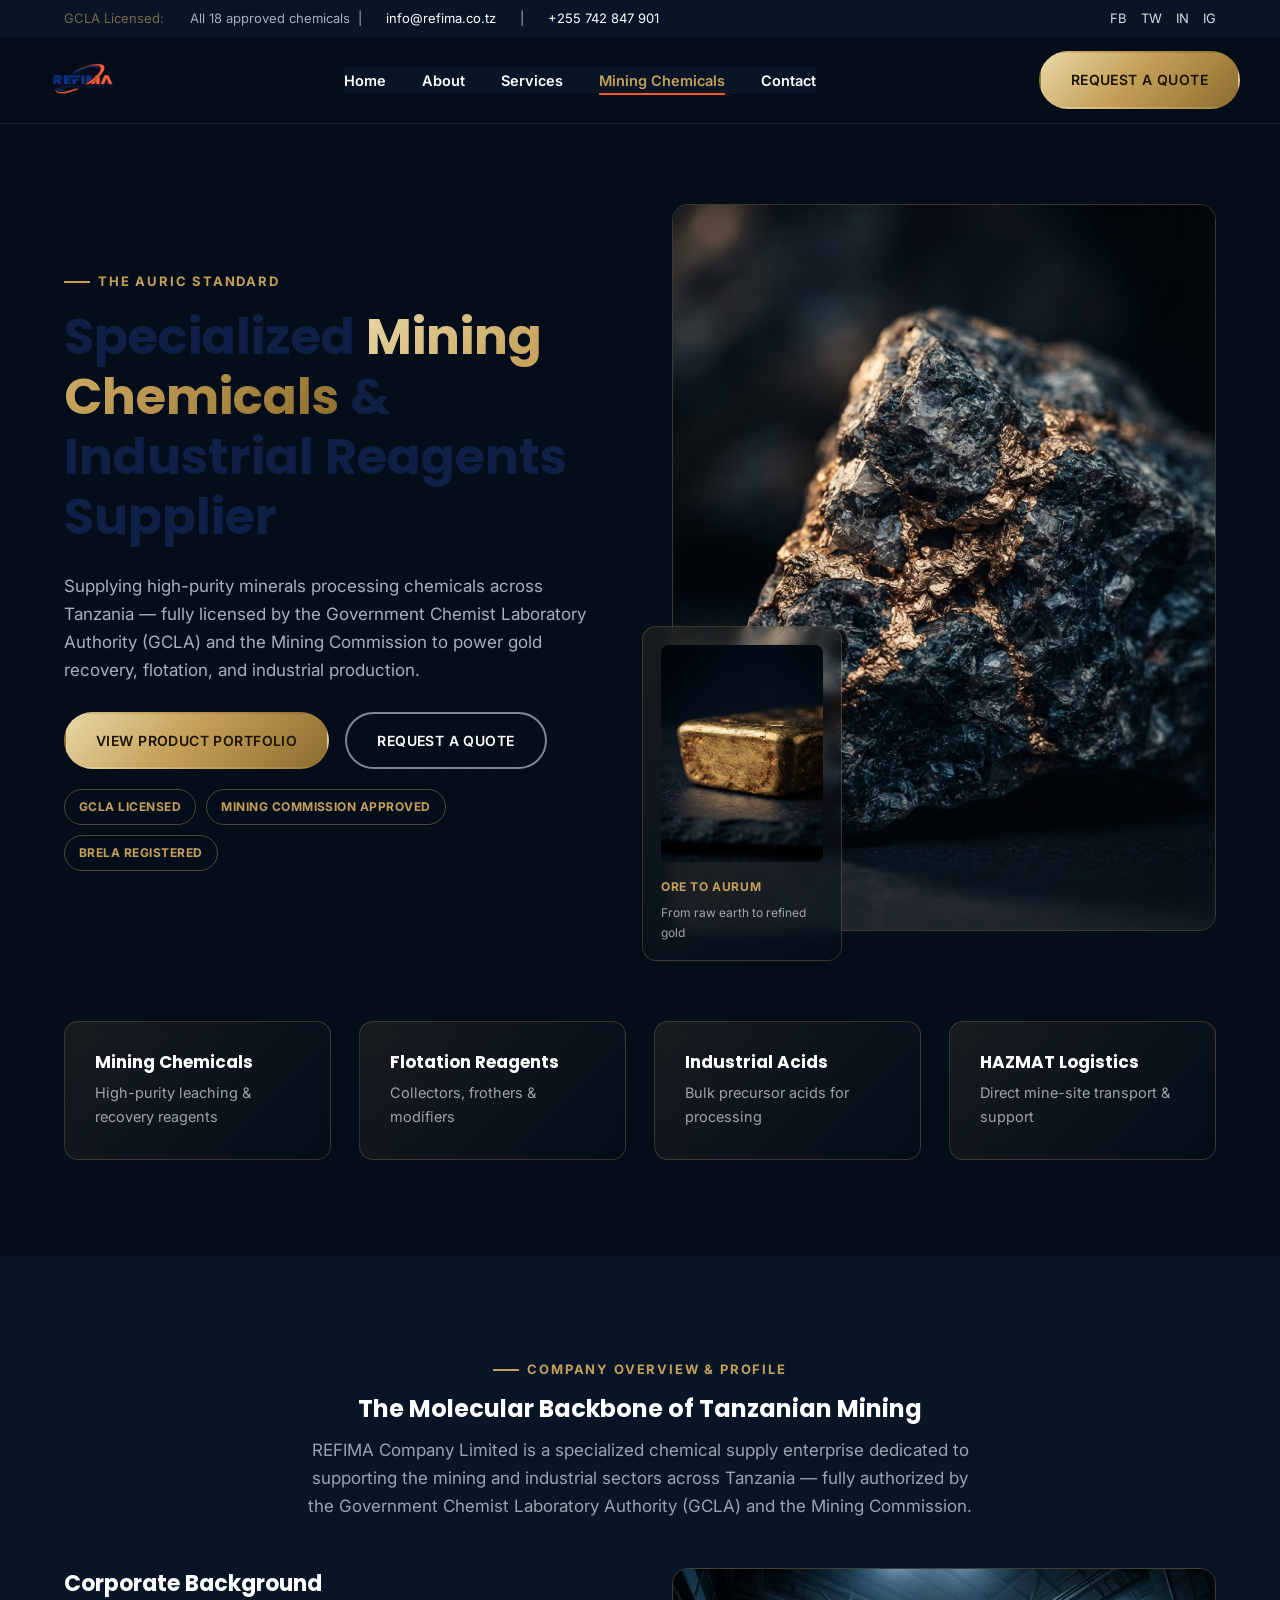
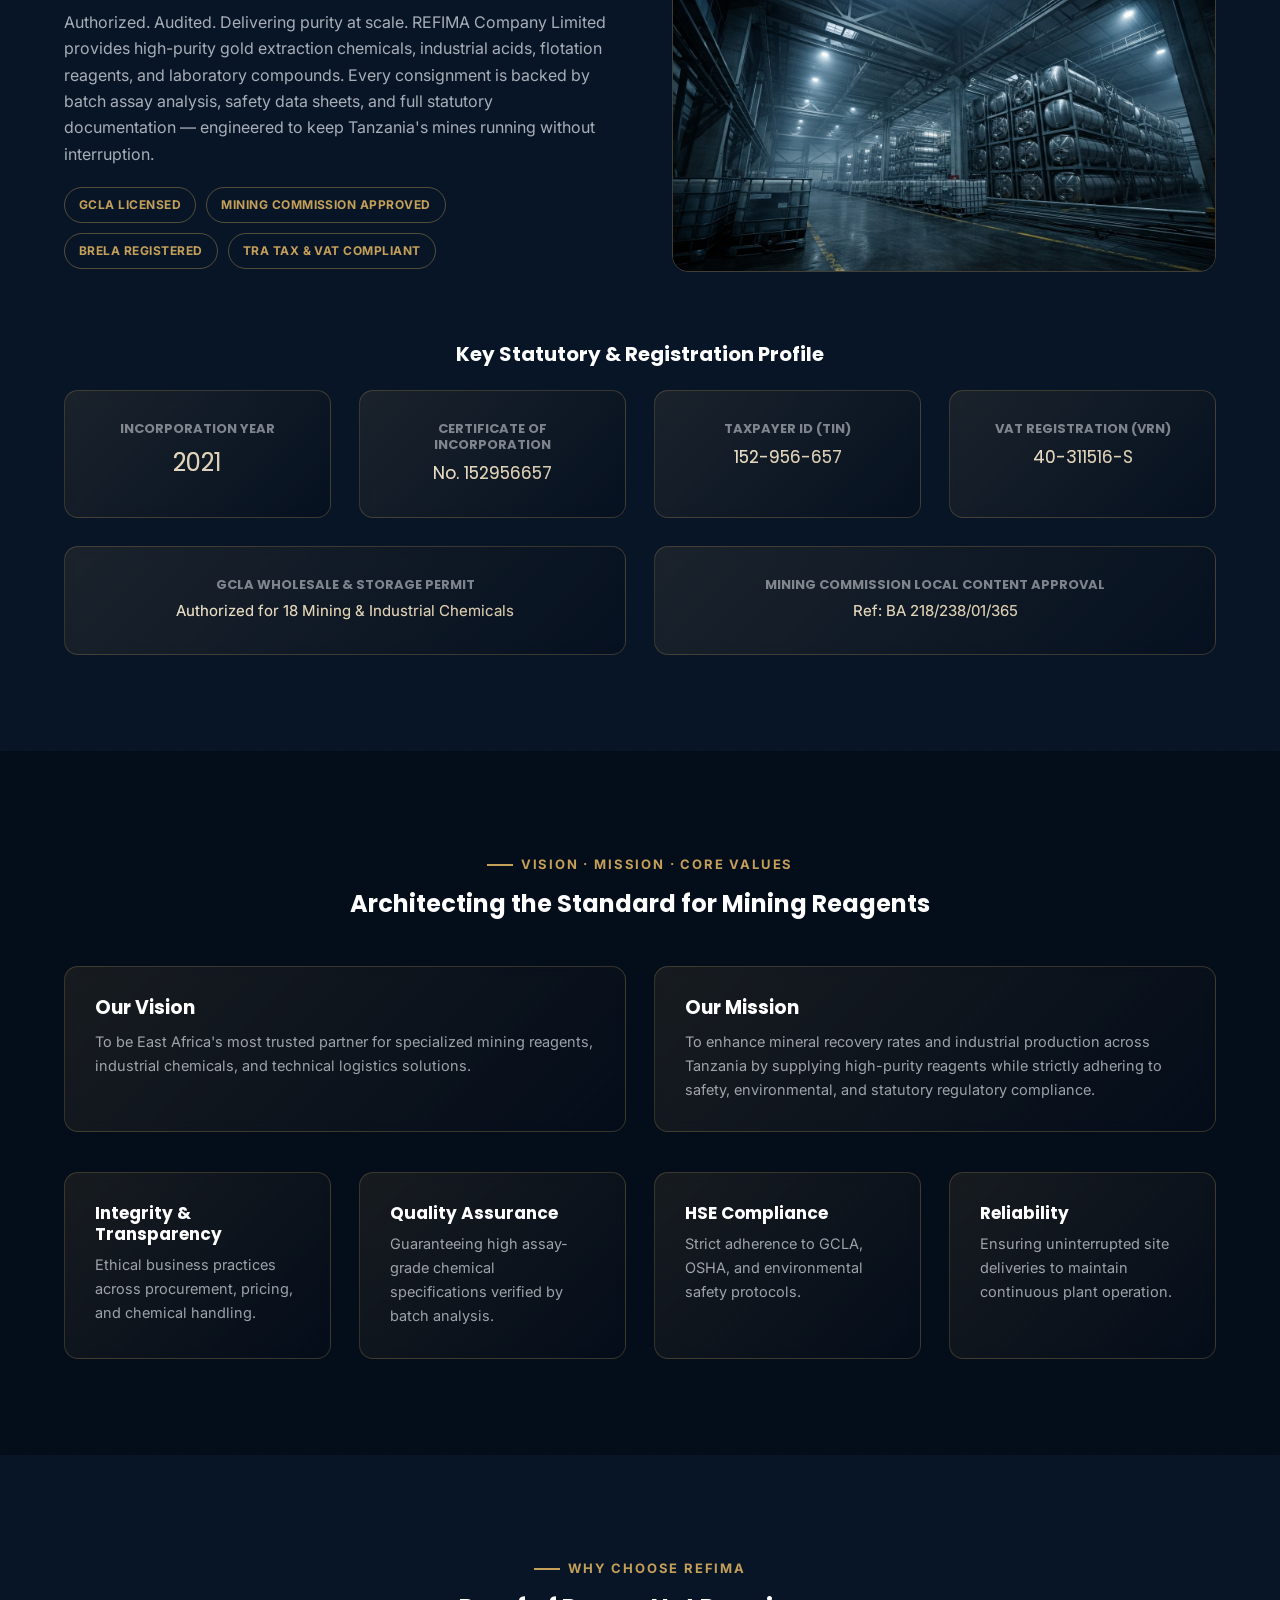
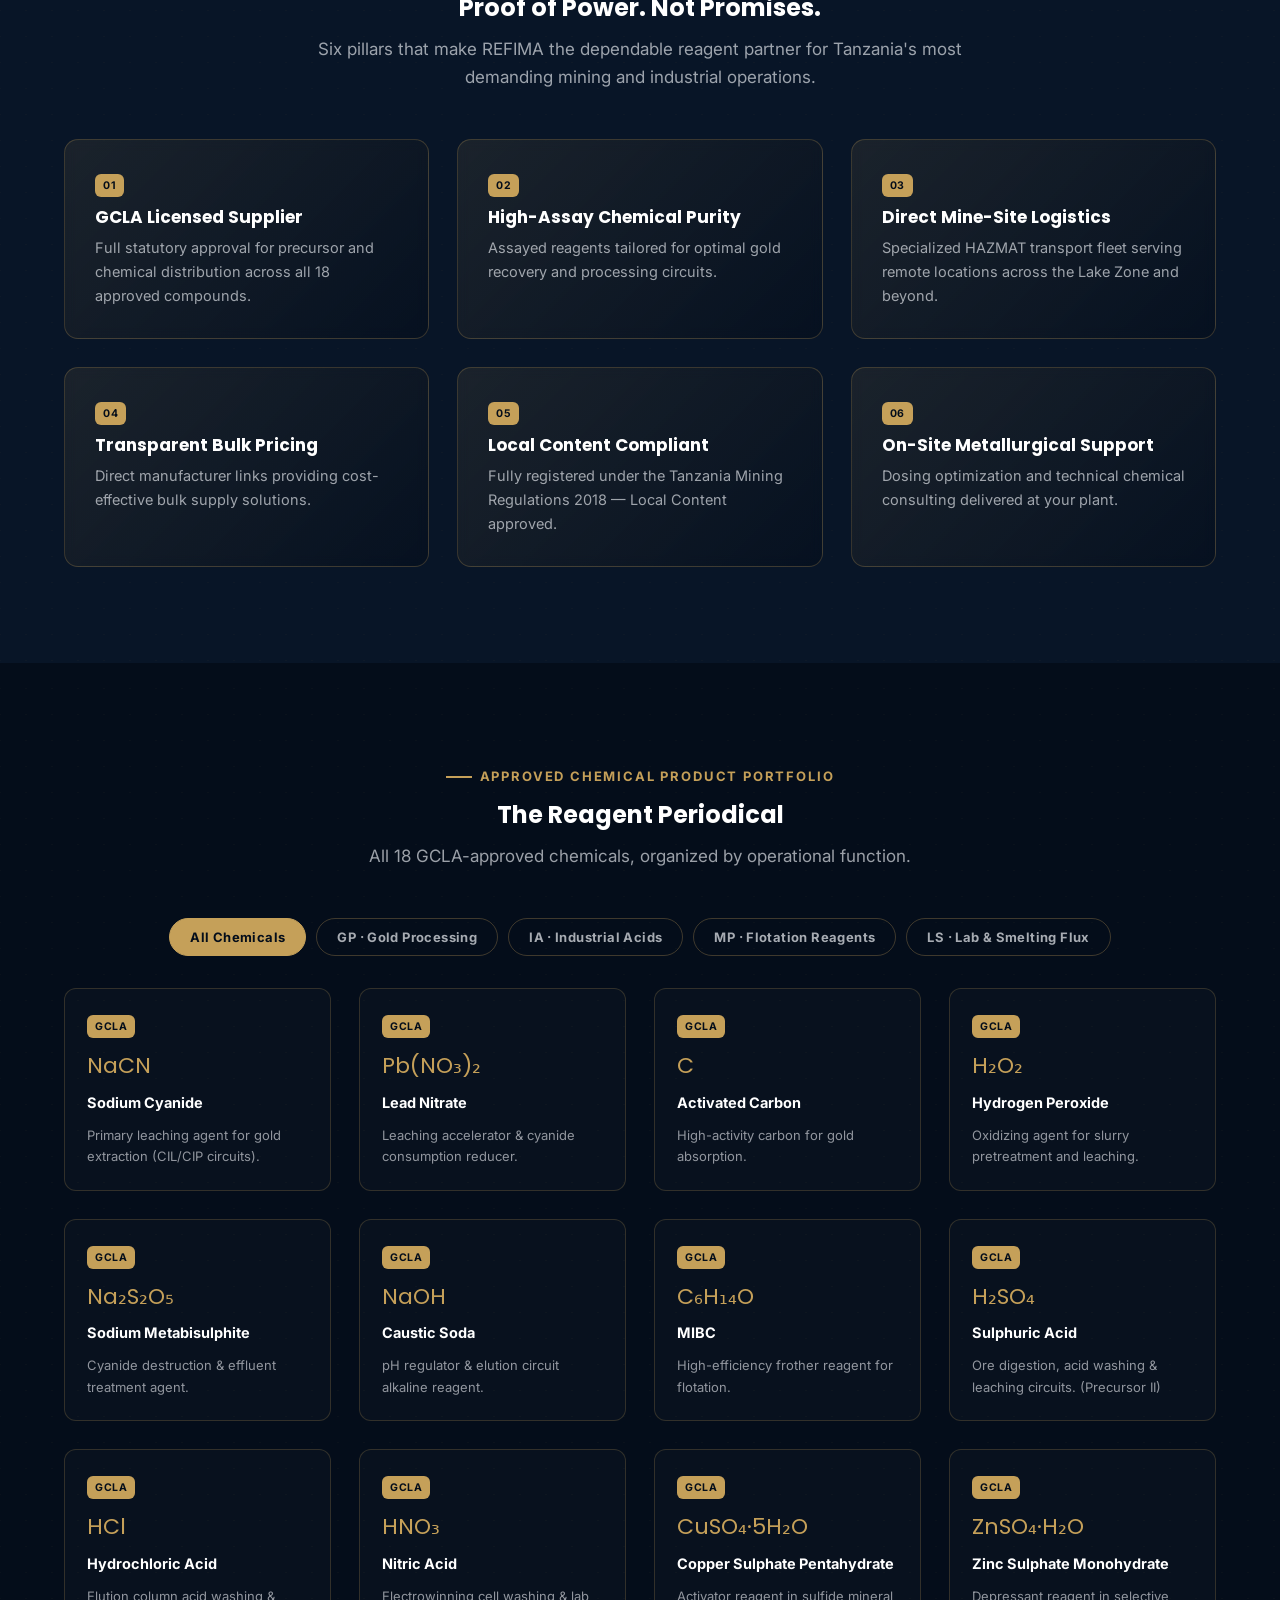
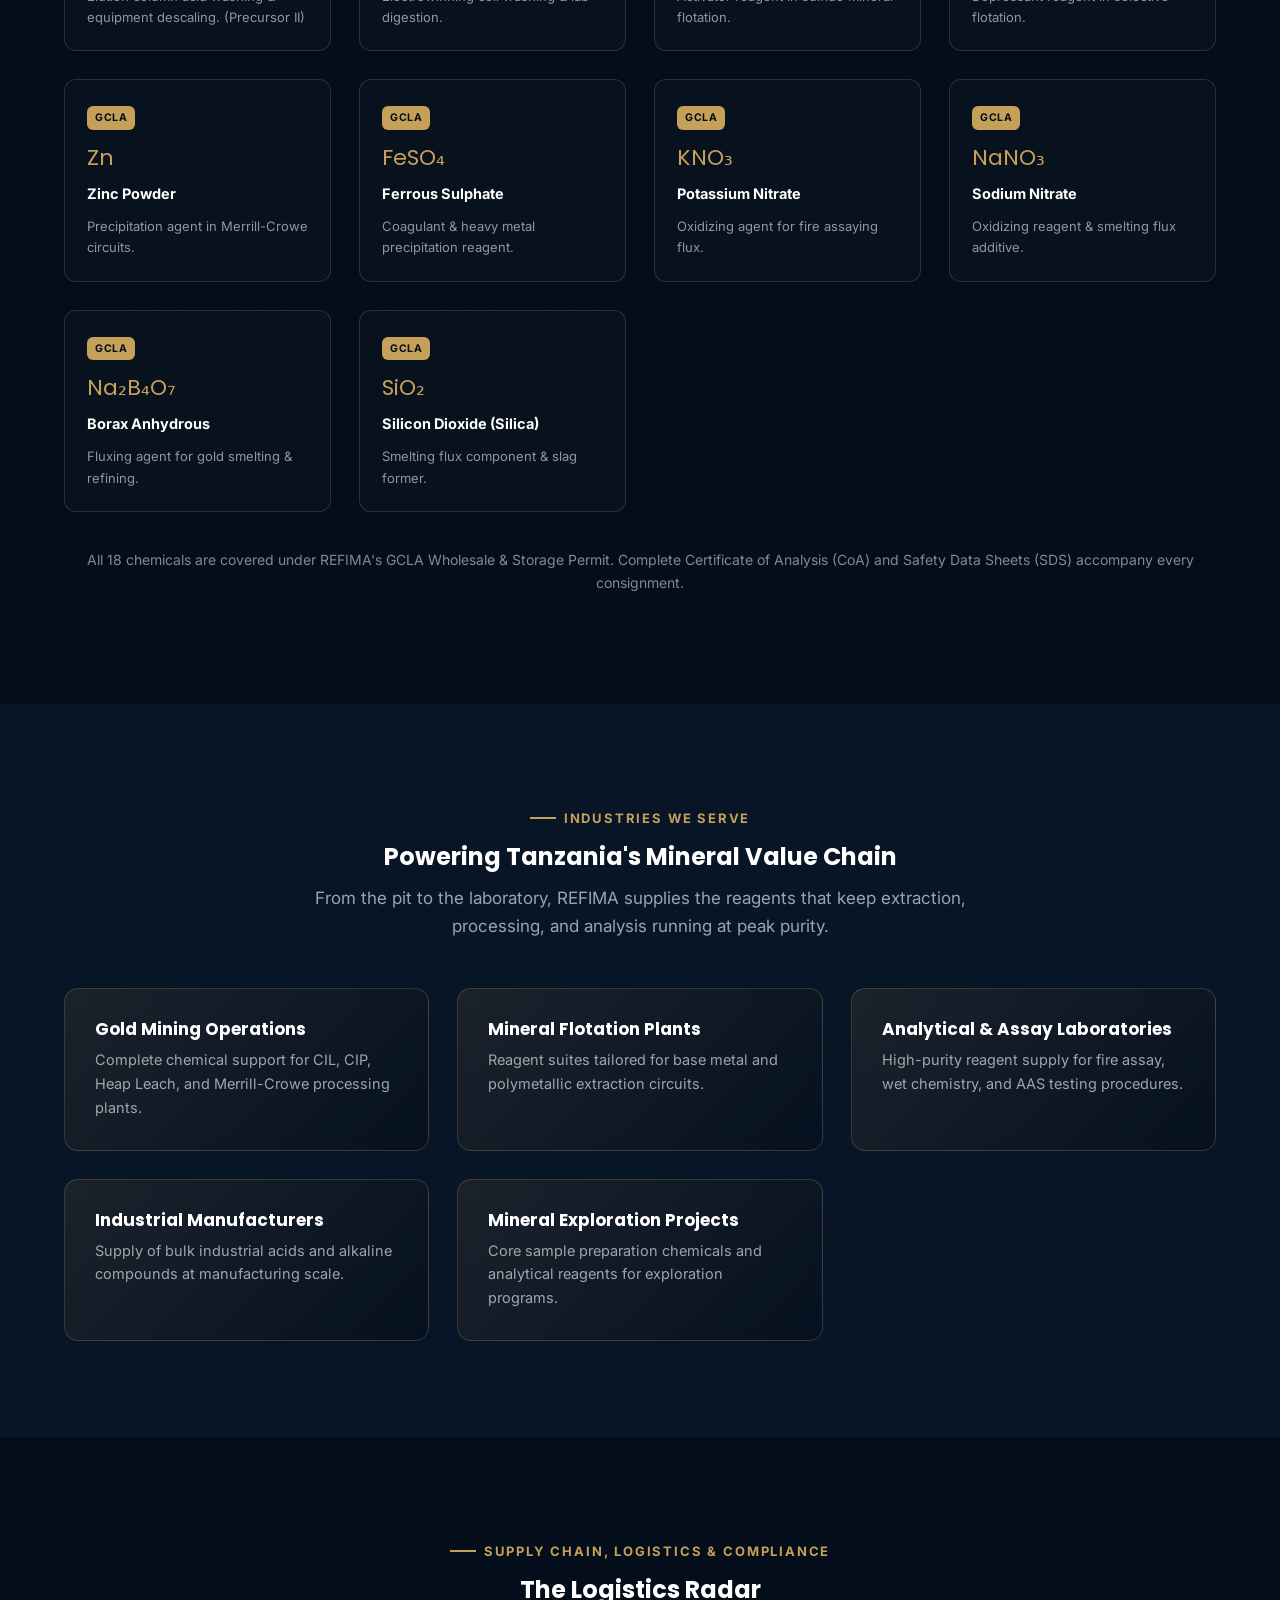
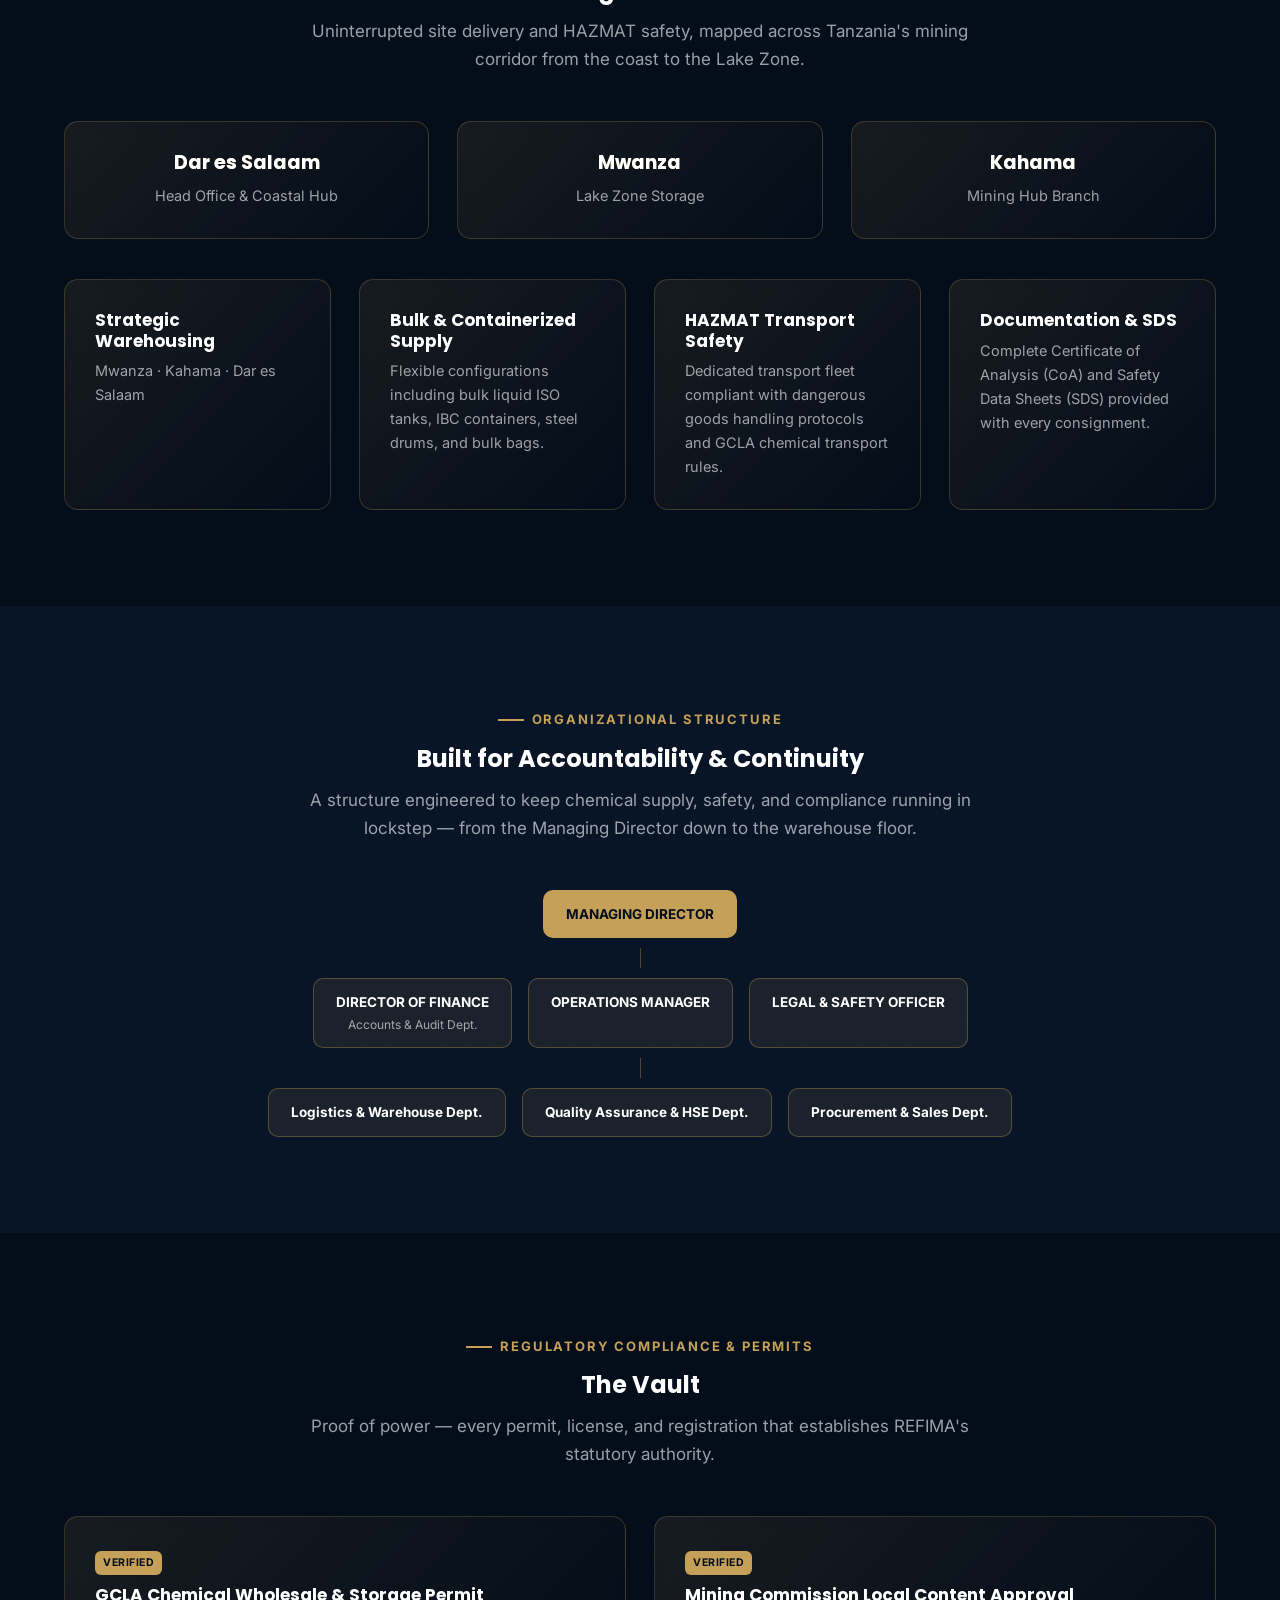
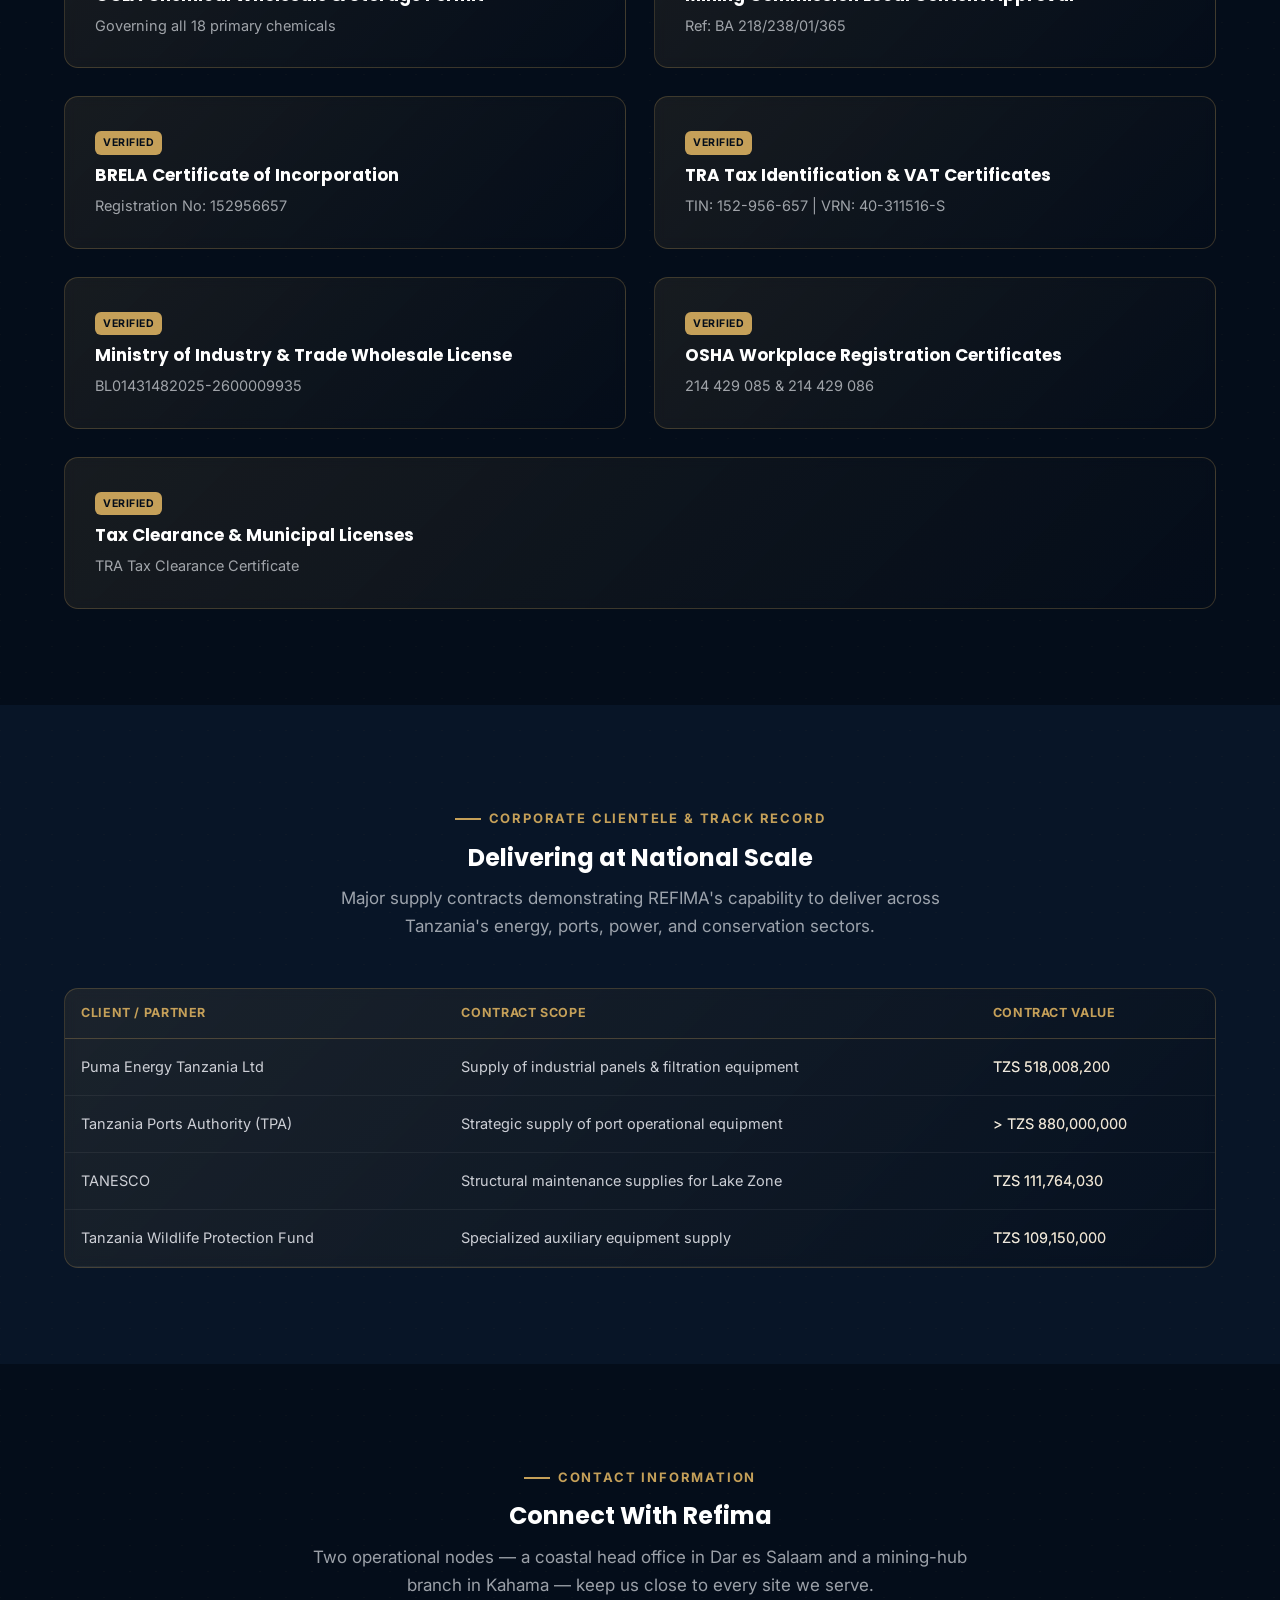
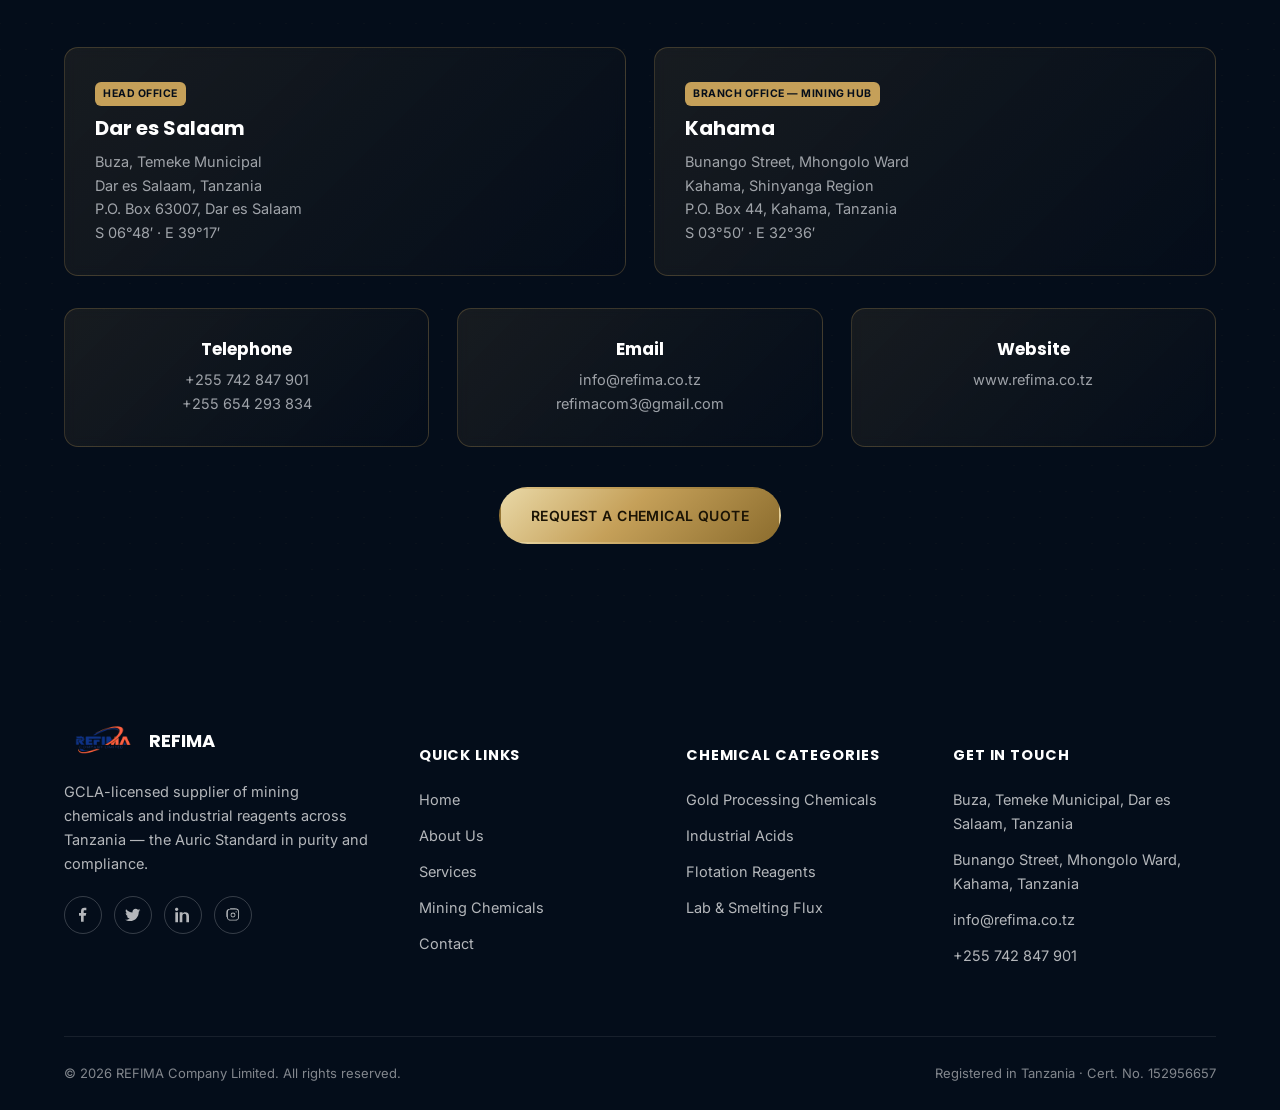
<file: mining-chemicals.html>
<!DOCTYPE html>
<html lang="en">
<head>
<meta charset="UTF-8">
<meta name="viewport" content="width=device-width, initial-scale=1.0">
<title>Mining Chemicals &amp; Industrial Reagents | REFIMA Company Limited</title>
<meta name="description" content="REFIMA Company Limited is a GCLA-licensed and Mining Commission-approved supplier of gold processing chemicals, industrial acids, flotation reagents and laboratory chemicals across Tanzania.">
<link rel="icon" type="image/png" href="assets/images/logo.png">
<link rel="preconnect" href="https://fonts.googleapis.com">
<link href="https://fonts.googleapis.com/css2?family=Inter:wght@400;500;600;700;800&family=Poppins:wght@500;600;700;800&display=swap" rel="stylesheet">
<link rel="stylesheet" href="assets/css/style.css">
</head>
<body style="background:var(--dark-bg);">

<header class="site-header" style="background:rgba(4,13,26,.96); border-bottom:1px solid rgba(197,160,89,.15);">
  <div class="topbar" style="background:#081527;">
    <div class="container">
      <div class="topbar-links" style="color:rgba(237,239,244,.7);">
        <span style="color:var(--gold);">GCLA Licensed:</span> All 18 approved chemicals &nbsp;|&nbsp; <a href="mailto:info@refima.co.tz" style="color:#fff;">info@refima.co.tz</a> &nbsp;|&nbsp; <a href="tel:+255742847901" style="color:#fff;">+255 742 847 901</a>
      </div>
      <div class="topbar-social">
        <a href="https://facebook.com" target="_blank" rel="noopener" style="color:#fff;">FB</a>
        <a href="https://twitter.com" target="_blank" rel="noopener" style="color:#fff;">TW</a>
        <a href="https://linkedin.com" target="_blank" rel="noopener" style="color:#fff;">IN</a>
        <a href="https://instagram.com" target="_blank" rel="noopener" style="color:#fff;">IG</a>
      </div>
    </div>
  </div>
  <nav class="navbar container">
    <a href="index.html" class="brand" style="color:#fff;"><img src="assets/images/logo.png" alt="REFIMA Company Limited logo"></a>
    <ul class="nav-links" style="background:#081527;">
      <li><a href="index.html" style="color:#fff;">Home</a></li>
      <li><a href="about.html" style="color:#fff;">About</a></li>
      <li><a href="services.html" style="color:#fff;">Services</a></li>
      <li><a href="mining-chemicals.html" class="active" style="color:var(--gold);">Mining Chemicals</a></li>
      <li><a href="contact.html" style="color:#fff;">Contact</a></li>
    </ul>
    <div class="nav-cta">
      <a href="contact.html#quote" class="btn btn-gold">Request a Quote</a>
      <button class="nav-toggle" aria-label="Toggle menu"><span style="background:#fff;"></span><span style="background:#fff;"></span><span style="background:#fff;"></span></button>
    </div>
  </nav>
</header>

<!-- HERO -->
<section class="mc-section" style="padding-top:80px;">
  <div class="mc-grid-overlay"></div>
  <div class="container">
    <div class="split" style="align-items:center;">
      <div class="reveal">
        <div class="eyebrow mc-eyebrow">The Auric Standard</div>
        <h1 style="font-size:clamp(30px,4.5vw,50px);">Specialized <span class="text-gold">Mining Chemicals</span> &amp; Industrial Reagents Supplier</h1>
        <p style="color:rgba(237,239,244,.72); font-size:17px; max-width:560px;">Supplying high-purity minerals processing chemicals across Tanzania — fully licensed by the Government Chemist Laboratory Authority (GCLA) and the Mining Commission to power gold recovery, flotation, and industrial production.</p>
        <div class="btn-row" style="margin-top:28px;">
          <a href="#products" class="btn btn-gold">View Product Portfolio</a>
          <a href="contact.html#quote" class="btn btn-outline-white">Request a Quote</a>
        </div>
        <div class="badge-row">
          <span class="chem-badge">GCLA Licensed</span>
          <span class="chem-badge">Mining Commission Approved</span>
          <span class="chem-badge">BRELA Registered</span>
        </div>
      </div>
      <div class="reveal" style="position:relative;">
        <img src="assets/images/gold-ore.png" alt="Macro gold ore in dark rock matrix" style="border-radius:16px; border:1px solid rgba(197,160,89,.3);">
        <div class="glass-card" style="position:absolute; bottom:-30px; left:-30px; width:200px; padding:18px;">
          <img src="assets/images/gold-bar.png" alt="Refined gold bar" style="border-radius:8px; margin-bottom:10px;">
          <strong style="color:var(--gold); font-size:12px; text-transform:uppercase; letter-spacing:.05em;">Ore to Aurum</strong>
          <p style="font-size:12px; margin:4px 0 0;">From raw earth to refined gold</p>
        </div>
      </div>
    </div>

    <div class="grid grid-4" style="margin-top:90px;">
      <div class="glass-card reveal"><h4>Mining Chemicals</h4><p>High-purity leaching &amp; recovery reagents</p></div>
      <div class="glass-card reveal"><h4>Flotation Reagents</h4><p>Collectors, frothers &amp; modifiers</p></div>
      <div class="glass-card reveal"><h4>Industrial Acids</h4><p>Bulk precursor acids for processing</p></div>
      <div class="glass-card reveal"><h4>HAZMAT Logistics</h4><p>Direct mine-site transport &amp; support</p></div>
    </div>
  </div>
</section>

<!-- OVERVIEW -->
<section class="mc-section alt" id="overview">
  <div class="mc-grid-overlay"></div>
  <div class="container">
    <div class="section-head center">
      <div class="eyebrow mc-eyebrow" style="justify-content:center">Company Overview &amp; Profile</div>
      <h2>The Molecular Backbone of Tanzanian Mining</h2>
      <p>REFIMA Company Limited is a specialized chemical supply enterprise dedicated to supporting the mining and industrial sectors across Tanzania — fully authorized by the Government Chemist Laboratory Authority (GCLA) and the Mining Commission.</p>
    </div>
    <div class="split" style="align-items:center;">
      <div class="reveal">
        <h3 style="font-size:22px;">Corporate Background</h3>
        <p style="color:rgba(237,239,244,.7);">Authorized. Audited. Delivering purity at scale. REFIMA Company Limited provides high-purity gold extraction chemicals, industrial acids, flotation reagents, and laboratory compounds. Every consignment is backed by batch assay analysis, safety data sheets, and full statutory documentation — engineered to keep Tanzania's mines running without interruption.</p>
        <div class="badge-row">
          <span class="chem-badge">GCLA Licensed</span>
          <span class="chem-badge">Mining Commission Approved</span>
          <span class="chem-badge">BRELA Registered</span>
          <span class="chem-badge">TRA Tax &amp; VAT Compliant</span>
        </div>
      </div>
      <div class="reveal"><img src="assets/images/chemical-warehouse.png" alt="Industrial chemical warehouse" style="border-radius:16px; border:1px solid rgba(197,160,89,.3);"></div>
    </div>

    <h3 class="text-center reveal" style="margin-top:70px; font-size:20px;">Key Statutory &amp; Registration Profile</h3>
    <div class="grid grid-4" style="margin-top:24px;">
      <div class="glass-card reveal text-center"><h4 style="font-size:13px; text-transform:uppercase; color:rgba(237,239,244,.5);">Incorporation Year</h4><p class="text-gold" style="font-size:24px; font-family:'Poppins',sans-serif; margin:0;">2021</p></div>
      <div class="glass-card reveal text-center"><h4 style="font-size:13px; text-transform:uppercase; color:rgba(237,239,244,.5);">Certificate of Incorporation</h4><p class="text-gold" style="font-size:17px; font-family:'Poppins',sans-serif; margin:0;">No. 152956657</p></div>
      <div class="glass-card reveal text-center"><h4 style="font-size:13px; text-transform:uppercase; color:rgba(237,239,244,.5);">Taxpayer ID (TIN)</h4><p class="text-gold" style="font-size:17px; font-family:'Poppins',sans-serif; margin:0;">152-956-657</p></div>
      <div class="glass-card reveal text-center"><h4 style="font-size:13px; text-transform:uppercase; color:rgba(237,239,244,.5);">VAT Registration (VRN)</h4><p class="text-gold" style="font-size:17px; font-family:'Poppins',sans-serif; margin:0;">40-311516-S</p></div>
      <div class="glass-card reveal text-center" style="grid-column:span 2;"><h4 style="font-size:13px; text-transform:uppercase; color:rgba(237,239,244,.5);">GCLA Wholesale &amp; Storage Permit</h4><p class="text-gold" style="font-size:15px; margin:0;">Authorized for 18 Mining &amp; Industrial Chemicals</p></div>
      <div class="glass-card reveal text-center" style="grid-column:span 2;"><h4 style="font-size:13px; text-transform:uppercase; color:rgba(237,239,244,.5);">Mining Commission Local Content Approval</h4><p class="text-gold" style="font-size:15px; margin:0;">Ref: BA 218/238/01/365</p></div>
    </div>
  </div>
</section>

<!-- VISION MISSION VALUES -->
<section class="mc-section" id="vision">
  <div class="mc-grid-overlay"></div>
  <div class="container">
    <div class="section-head center">
      <div class="eyebrow mc-eyebrow" style="justify-content:center">Vision · Mission · Core Values</div>
      <h2>Architecting the Standard for Mining Reagents</h2>
    </div>
    <div class="grid grid-2" style="margin-bottom:40px;">
      <div class="glass-card reveal">
        <h3 style="font-size:19px;">Our Vision</h3>
        <p>To be East Africa's most trusted partner for specialized mining reagents, industrial chemicals, and technical logistics solutions.</p>
      </div>
      <div class="glass-card reveal">
        <h3 style="font-size:19px;">Our Mission</h3>
        <p>To enhance mineral recovery rates and industrial production across Tanzania by supplying high-purity reagents while strictly adhering to safety, environmental, and statutory regulatory compliance.</p>
      </div>
    </div>
    <div class="grid grid-4">
      <div class="glass-card reveal"><h4>Integrity &amp; Transparency</h4><p>Ethical business practices across procurement, pricing, and chemical handling.</p></div>
      <div class="glass-card reveal"><h4>Quality Assurance</h4><p>Guaranteeing high assay-grade chemical specifications verified by batch analysis.</p></div>
      <div class="glass-card reveal"><h4>HSE Compliance</h4><p>Strict adherence to GCLA, OSHA, and environmental safety protocols.</p></div>
      <div class="glass-card reveal"><h4>Reliability</h4><p>Ensuring uninterrupted site deliveries to maintain continuous plant operation.</p></div>
    </div>
  </div>
</section>

<!-- WHY REFIMA -->
<section class="mc-section alt" id="why">
  <div class="mc-grid-overlay"></div>
  <div class="container">
    <div class="section-head center">
      <div class="eyebrow mc-eyebrow" style="justify-content:center">Why Choose Refima</div>
      <h2>Proof of Power. Not Promises.</h2>
      <p>Six pillars that make REFIMA the dependable reagent partner for Tanzania's most demanding mining and industrial operations.</p>
    </div>
    <div class="grid grid-3">
      <div class="glass-card reveal"><span class="chem-tag">01</span><h4>GCLA Licensed Supplier</h4><p>Full statutory approval for precursor and chemical distribution across all 18 approved compounds.</p></div>
      <div class="glass-card reveal"><span class="chem-tag">02</span><h4>High-Assay Chemical Purity</h4><p>Assayed reagents tailored for optimal gold recovery and processing circuits.</p></div>
      <div class="glass-card reveal"><span class="chem-tag">03</span><h4>Direct Mine-Site Logistics</h4><p>Specialized HAZMAT transport fleet serving remote locations across the Lake Zone and beyond.</p></div>
      <div class="glass-card reveal"><span class="chem-tag">04</span><h4>Transparent Bulk Pricing</h4><p>Direct manufacturer links providing cost-effective bulk supply solutions.</p></div>
      <div class="glass-card reveal"><span class="chem-tag">05</span><h4>Local Content Compliant</h4><p>Fully registered under the Tanzania Mining Regulations 2018 — Local Content approved.</p></div>
      <div class="glass-card reveal"><span class="chem-tag">06</span><h4>On-Site Metallurgical Support</h4><p>Dosing optimization and technical chemical consulting delivered at your plant.</p></div>
    </div>
  </div>
</section>

<!-- PRODUCTS -->
<section class="mc-section" id="products">
  <div class="mc-grid-overlay"></div>
  <div class="container">
    <div class="section-head center">
      <div class="eyebrow mc-eyebrow" style="justify-content:center">Approved Chemical Product Portfolio</div>
      <h2>The Reagent Periodical</h2>
      <p>All 18 GCLA-approved chemicals, organized by operational function.</p>
    </div>

    <div class="mc-tabs" style="justify-content:center;">
      <button class="mc-tab active" data-filter="all">All Chemicals</button>
      <button class="mc-tab" data-filter="gp">GP · Gold Processing</button>
      <button class="mc-tab" data-filter="ia">IA · Industrial Acids</button>
      <button class="mc-tab" data-filter="mp">MP · Flotation Reagents</button>
      <button class="mc-tab" data-filter="ls">LS · Lab &amp; Smelting Flux</button>
    </div>

    <div class="grid grid-4">
      <!-- GP -->
      <div class="chem-tile reveal" data-cat="gp"><span class="chem-tag">GCLA</span><div class="formula">NaCN</div><div class="name">Sodium Cyanide</div><p class="app">Primary leaching agent for gold extraction (CIL/CIP circuits).</p></div>
      <div class="chem-tile reveal" data-cat="gp"><span class="chem-tag">GCLA</span><div class="formula">Pb(NO&#8323;)&#8322;</div><div class="name">Lead Nitrate</div><p class="app">Leaching accelerator &amp; cyanide consumption reducer.</p></div>
      <div class="chem-tile reveal" data-cat="gp"><span class="chem-tag">GCLA</span><div class="formula">C</div><div class="name">Activated Carbon</div><p class="app">High-activity carbon for gold absorption.</p></div>
      <div class="chem-tile reveal" data-cat="gp"><span class="chem-tag">GCLA</span><div class="formula">H&#8322;O&#8322;</div><div class="name">Hydrogen Peroxide</div><p class="app">Oxidizing agent for slurry pretreatment and leaching.</p></div>
      <div class="chem-tile reveal" data-cat="gp"><span class="chem-tag">GCLA</span><div class="formula">Na&#8322;S&#8322;O&#8325;</div><div class="name">Sodium Metabisulphite</div><p class="app">Cyanide destruction &amp; effluent treatment agent.</p></div>
      <div class="chem-tile reveal" data-cat="gp"><span class="chem-tag">GCLA</span><div class="formula">NaOH</div><div class="name">Caustic Soda</div><p class="app">pH regulator &amp; elution circuit alkaline reagent.</p></div>
      <div class="chem-tile reveal" data-cat="gp"><span class="chem-tag">GCLA</span><div class="formula">C&#8326;H&#8321;&#8324;O</div><div class="name">MIBC</div><p class="app">High-efficiency frother reagent for flotation.</p></div>
      <!-- IA -->
      <div class="chem-tile reveal" data-cat="ia"><span class="chem-tag">GCLA</span><div class="formula">H&#8322;SO&#8324;</div><div class="name">Sulphuric Acid</div><p class="app">Ore digestion, acid washing &amp; leaching circuits. (Precursor II)</p></div>
      <div class="chem-tile reveal" data-cat="ia"><span class="chem-tag">GCLA</span><div class="formula">HCl</div><div class="name">Hydrochloric Acid</div><p class="app">Elution column acid washing &amp; equipment descaling. (Precursor II)</p></div>
      <div class="chem-tile reveal" data-cat="ia"><span class="chem-tag">GCLA</span><div class="formula">HNO&#8323;</div><div class="name">Nitric Acid</div><p class="app">Electrowinning cell washing &amp; lab digestion.</p></div>
      <!-- MP -->
      <div class="chem-tile reveal" data-cat="mp"><span class="chem-tag">GCLA</span><div class="formula">CuSO&#8324;&middot;5H&#8322;O</div><div class="name">Copper Sulphate Pentahydrate</div><p class="app">Activator reagent in sulfide mineral flotation.</p></div>
      <div class="chem-tile reveal" data-cat="mp"><span class="chem-tag">GCLA</span><div class="formula">ZnSO&#8324;&middot;H&#8322;O</div><div class="name">Zinc Sulphate Monohydrate</div><p class="app">Depressant reagent in selective flotation.</p></div>
      <div class="chem-tile reveal" data-cat="mp"><span class="chem-tag">GCLA</span><div class="formula">Zn</div><div class="name">Zinc Powder</div><p class="app">Precipitation agent in Merrill-Crowe circuits.</p></div>
      <div class="chem-tile reveal" data-cat="mp"><span class="chem-tag">GCLA</span><div class="formula">FeSO&#8324;</div><div class="name">Ferrous Sulphate</div><p class="app">Coagulant &amp; heavy metal precipitation reagent.</p></div>
      <!-- LS -->
      <div class="chem-tile reveal" data-cat="ls"><span class="chem-tag">GCLA</span><div class="formula">KNO&#8323;</div><div class="name">Potassium Nitrate</div><p class="app">Oxidizing agent for fire assaying flux.</p></div>
      <div class="chem-tile reveal" data-cat="ls"><span class="chem-tag">GCLA</span><div class="formula">NaNO&#8323;</div><div class="name">Sodium Nitrate</div><p class="app">Oxidizing reagent &amp; smelting flux additive.</p></div>
      <div class="chem-tile reveal" data-cat="ls"><span class="chem-tag">GCLA</span><div class="formula">Na&#8322;B&#8324;O&#8327;</div><div class="name">Borax Anhydrous</div><p class="app">Fluxing agent for gold smelting &amp; refining.</p></div>
      <div class="chem-tile reveal" data-cat="ls"><span class="chem-tag">GCLA</span><div class="formula">SiO&#8322;</div><div class="name">Silicon Dioxide (Silica)</div><p class="app">Smelting flux component &amp; slag former.</p></div>
    </div>

    <p class="text-center reveal" style="margin-top:36px; color:rgba(237,239,244,.55); font-size:14px;">All 18 chemicals are covered under REFIMA's GCLA Wholesale &amp; Storage Permit. Complete Certificate of Analysis (CoA) and Safety Data Sheets (SDS) accompany every consignment.</p>
  </div>
</section>

<!-- INDUSTRIES -->
<section class="mc-section alt" id="industries">
  <div class="mc-grid-overlay"></div>
  <div class="container">
    <div class="section-head center">
      <div class="eyebrow mc-eyebrow" style="justify-content:center">Industries We Serve</div>
      <h2>Powering Tanzania's Mineral Value Chain</h2>
      <p>From the pit to the laboratory, REFIMA supplies the reagents that keep extraction, processing, and analysis running at peak purity.</p>
    </div>
    <div class="grid grid-3">
      <div class="glass-card reveal"><h4>Gold Mining Operations</h4><p>Complete chemical support for CIL, CIP, Heap Leach, and Merrill-Crowe processing plants.</p></div>
      <div class="glass-card reveal"><h4>Mineral Flotation Plants</h4><p>Reagent suites tailored for base metal and polymetallic extraction circuits.</p></div>
      <div class="glass-card reveal"><h4>Analytical &amp; Assay Laboratories</h4><p>High-purity reagent supply for fire assay, wet chemistry, and AAS testing procedures.</p></div>
      <div class="glass-card reveal"><h4>Industrial Manufacturers</h4><p>Supply of bulk industrial acids and alkaline compounds at manufacturing scale.</p></div>
      <div class="glass-card reveal"><h4>Mineral Exploration Projects</h4><p>Core sample preparation chemicals and analytical reagents for exploration programs.</p></div>
    </div>
  </div>
</section>

<!-- LOGISTICS -->
<section class="mc-section" id="logistics">
  <div class="mc-grid-overlay"></div>
  <div class="container">
    <div class="section-head center">
      <div class="eyebrow mc-eyebrow" style="justify-content:center">Supply Chain, Logistics &amp; Compliance</div>
      <h2>The Logistics Radar</h2>
      <p>Uninterrupted site delivery and HAZMAT safety, mapped across Tanzania's mining corridor from the coast to the Lake Zone.</p>
    </div>
    <div class="grid grid-3" style="margin-bottom:40px;">
      <div class="glass-card reveal text-center"><h4 class="text-gold" style="font-family:'Poppins',sans-serif; font-size:19px;">Dar es Salaam</h4><p>Head Office &amp; Coastal Hub</p></div>
      <div class="glass-card reveal text-center"><h4 class="text-gold" style="font-family:'Poppins',sans-serif; font-size:19px;">Mwanza</h4><p>Lake Zone Storage</p></div>
      <div class="glass-card reveal text-center"><h4 class="text-gold" style="font-family:'Poppins',sans-serif; font-size:19px;">Kahama</h4><p>Mining Hub Branch</p></div>
    </div>
    <div class="grid grid-4">
      <div class="glass-card reveal"><h4>Strategic Warehousing</h4><p>Mwanza &middot; Kahama &middot; Dar es Salaam</p></div>
      <div class="glass-card reveal"><h4>Bulk &amp; Containerized Supply</h4><p>Flexible configurations including bulk liquid ISO tanks, IBC containers, steel drums, and bulk bags.</p></div>
      <div class="glass-card reveal"><h4>HAZMAT Transport Safety</h4><p>Dedicated transport fleet compliant with dangerous goods handling protocols and GCLA chemical transport rules.</p></div>
      <div class="glass-card reveal"><h4>Documentation &amp; SDS</h4><p>Complete Certificate of Analysis (CoA) and Safety Data Sheets (SDS) provided with every consignment.</p></div>
    </div>
  </div>
</section>

<!-- ORG STRUCTURE -->
<section class="mc-section alt">
  <div class="mc-grid-overlay"></div>
  <div class="container">
    <div class="section-head center">
      <div class="eyebrow mc-eyebrow" style="justify-content:center">Organizational Structure</div>
      <h2>Built for Accountability &amp; Continuity</h2>
      <p>A structure engineered to keep chemical supply, safety, and compliance running in lockstep — from the Managing Director down to the warehouse floor.</p>
    </div>
    <div class="org-chart reveal">
      <div class="org-node top">MANAGING DIRECTOR</div>
      <div class="org-connector"></div>
      <div class="org-row">
        <div class="org-node">DIRECTOR OF FINANCE<br><span style="font-weight:400; opacity:.6; font-size:12px;">Accounts &amp; Audit Dept.</span></div>
        <div class="org-node">OPERATIONS MANAGER</div>
        <div class="org-node">LEGAL &amp; SAFETY OFFICER</div>
      </div>
      <div class="org-connector"></div>
      <div class="org-row">
        <div class="org-node">Logistics &amp; Warehouse Dept.</div>
        <div class="org-node">Quality Assurance &amp; HSE Dept.</div>
        <div class="org-node">Procurement &amp; Sales Dept.</div>
      </div>
    </div>
  </div>
</section>

<!-- COMPLIANCE VAULT -->
<section class="mc-section" id="compliance">
  <div class="mc-grid-overlay"></div>
  <div class="container">
    <div class="section-head center">
      <div class="eyebrow mc-eyebrow" style="justify-content:center">Regulatory Compliance &amp; Permits</div>
      <h2>The Vault</h2>
      <p>Proof of power — every permit, license, and registration that establishes REFIMA's statutory authority.</p>
    </div>
    <div class="grid grid-2">
      <div class="glass-card reveal" style="display:flex; justify-content:space-between; align-items:center; gap:16px;">
        <div><span class="chem-tag">VERIFIED</span><h4>GCLA Chemical Wholesale &amp; Storage Permit</h4><p>Governing all 18 primary chemicals</p></div>
      </div>
      <div class="glass-card reveal" style="display:flex; justify-content:space-between; align-items:center; gap:16px;">
        <div><span class="chem-tag">VERIFIED</span><h4>Mining Commission Local Content Approval</h4><p>Ref: BA 218/238/01/365</p></div>
      </div>
      <div class="glass-card reveal" style="display:flex; justify-content:space-between; align-items:center; gap:16px;">
        <div><span class="chem-tag">VERIFIED</span><h4>BRELA Certificate of Incorporation</h4><p>Registration No: 152956657</p></div>
      </div>
      <div class="glass-card reveal" style="display:flex; justify-content:space-between; align-items:center; gap:16px;">
        <div><span class="chem-tag">VERIFIED</span><h4>TRA Tax Identification &amp; VAT Certificates</h4><p>TIN: 152-956-657 | VRN: 40-311516-S</p></div>
      </div>
      <div class="glass-card reveal" style="display:flex; justify-content:space-between; align-items:center; gap:16px;">
        <div><span class="chem-tag">VERIFIED</span><h4>Ministry of Industry &amp; Trade Wholesale License</h4><p>BL01431482025-2600009935</p></div>
      </div>
      <div class="glass-card reveal" style="display:flex; justify-content:space-between; align-items:center; gap:16px;">
        <div><span class="chem-tag">VERIFIED</span><h4>OSHA Workplace Registration Certificates</h4><p>214 429 085 &amp; 214 429 086</p></div>
      </div>
      <div class="glass-card reveal" style="display:flex; justify-content:space-between; align-items:center; gap:16px; grid-column:1/-1;">
        <div><span class="chem-tag">VERIFIED</span><h4>Tax Clearance &amp; Municipal Licenses</h4><p>TRA Tax Clearance Certificate</p></div>
      </div>
    </div>
  </div>
</section>

<!-- CLIENTS -->
<section class="mc-section alt" id="clients">
  <div class="mc-grid-overlay"></div>
  <div class="container">
    <div class="section-head center">
      <div class="eyebrow mc-eyebrow" style="justify-content:center">Corporate Clientele &amp; Track Record</div>
      <h2>Delivering at National Scale</h2>
      <p>Major supply contracts demonstrating REFIMA's capability to deliver across Tanzania's energy, ports, power, and conservation sectors.</p>
    </div>
    <div class="glass-card reveal" style="padding:0; overflow-x:auto;">
      <table class="compliance-table">
        <thead><tr><th>Client / Partner</th><th>Contract Scope</th><th>Contract Value</th></tr></thead>
        <tbody>
          <tr><td>Puma Energy Tanzania Ltd</td><td>Supply of industrial panels &amp; filtration equipment</td><td class="text-gold">TZS 518,008,200</td></tr>
          <tr><td>Tanzania Ports Authority (TPA)</td><td>Strategic supply of port operational equipment</td><td class="text-gold">&gt; TZS 880,000,000</td></tr>
          <tr><td>TANESCO</td><td>Structural maintenance supplies for Lake Zone</td><td class="text-gold">TZS 111,764,030</td></tr>
          <tr><td>Tanzania Wildlife Protection Fund</td><td>Specialized auxiliary equipment supply</td><td class="text-gold">TZS 109,150,000</td></tr>
        </tbody>
      </table>
    </div>
  </div>
</section>

<!-- CONTACT -->
<section class="mc-section">
  <div class="mc-grid-overlay"></div>
  <div class="container">
    <div class="section-head center">
      <div class="eyebrow mc-eyebrow" style="justify-content:center">Contact Information</div>
      <h2>Connect With Refima</h2>
      <p>Two operational nodes — a coastal head office in Dar es Salaam and a mining-hub branch in Kahama — keep us close to every site we serve.</p>
    </div>
    <div class="grid grid-2" style="margin-bottom:32px;">
      <div class="glass-card reveal">
        <span class="chem-tag">HEAD OFFICE</span>
        <h4 style="font-size:20px;">Dar es Salaam</h4>
        <p>Buza, Temeke Municipal<br>Dar es Salaam, Tanzania<br>P.O. Box 63007, Dar es Salaam<br>S 06&deg;48&prime; &middot; E 39&deg;17&prime;</p>
      </div>
      <div class="glass-card reveal">
        <span class="chem-tag">BRANCH OFFICE — MINING HUB</span>
        <h4 style="font-size:20px;">Kahama</h4>
        <p>Bunango Street, Mhongolo Ward<br>Kahama, Shinyanga Region<br>P.O. Box 44, Kahama, Tanzania<br>S 03&deg;50&prime; &middot; E 32&deg;36&prime;</p>
      </div>
    </div>
    <div class="grid grid-3">
      <div class="glass-card reveal text-center"><h4>Telephone</h4><p>+255 742 847 901<br>+255 654 293 834</p></div>
      <div class="glass-card reveal text-center"><h4>Email</h4><p>info@refima.co.tz<br>refimacom3@gmail.com</p></div>
      <div class="glass-card reveal text-center"><h4>Website</h4><p>www.refima.co.tz</p></div>
    </div>
    <div class="text-center reveal" style="margin-top:40px;">
      <a href="contact.html#quote" class="btn btn-gold">Request a Chemical Quote</a>
    </div>
  </div>
</section>

<footer class="site-footer">
  <div class="container">
    <div class="footer-grid">
      <div>
        <div class="footer-brand"><img src="assets/images/logo.png" alt="REFIMA logo"><span>REFIMA</span></div>
        <p style="font-size:14.5px;">GCLA-licensed supplier of mining chemicals and industrial reagents across Tanzania — the Auric Standard in purity and compliance.</p>
        <div class="footer-social">
          <a href="https://facebook.com" target="_blank" rel="noopener"><svg width="16" height="16" viewBox="0 0 24 24" fill="currentColor"><path d="M13 22v-9h3l1-4h-4V6.5C13 5.4 13.4 5 14.6 5H17V1.1C16.6 1 15.3 1 13.9 1 11 1 9 2.8 9 6v3H6v4h3v9h4z"/></svg></a>
          <a href="https://twitter.com" target="_blank" rel="noopener"><svg width="16" height="16" viewBox="0 0 24 24" fill="currentColor"><path d="M23 4.9c-.8.4-1.7.6-2.6.8 1-.6 1.7-1.5 2-2.6-.9.5-1.9.9-3 1.1-.9-1-2.1-1.6-3.5-1.6-2.6 0-4.7 2.1-4.7 4.7 0 .4 0 .7.1 1-3.9-.2-7.4-2.1-9.7-4.9-.4.7-.6 1.5-.6 2.3 0 1.6.8 3.1 2.1 3.9-.8 0-1.5-.2-2.1-.6v.1c0 2.3 1.6 4.2 3.8 4.6-.4.1-.8.2-1.2.2-.3 0-.6 0-.9-.1.6 1.9 2.3 3.2 4.4 3.3-1.6 1.3-3.6 2-5.8 2-.4 0-.7 0-1.1-.1 2.1 1.3 4.5 2.1 7.1 2.1 8.6 0 13.3-7.1 13.3-13.3v-.6c.9-.6 1.7-1.5 2.4-2.4z"/></svg></a>
          <a href="https://linkedin.com" target="_blank" rel="noopener"><svg width="16" height="16" viewBox="0 0 24 24" fill="currentColor"><path d="M4.98 3.5C4.98 5 3.9 6 2.5 6S0 5 0 3.5 1.1 1 2.5 1s2.48 1 2.48 2.5zM.5 8h4V23h-4V8zm7 0h3.8v2.05h.05c.53-1 1.83-2.05 3.77-2.05C19.4 8 21 10 21 13.6V23h-4v-8.4c0-2-.03-4.6-2.8-4.6-2.8 0-3.2 2.2-3.2 4.45V23h-4V8z"/></svg></a>
          <a href="https://instagram.com" target="_blank" rel="noopener"><svg width="16" height="16" viewBox="0 0 24 24" fill="currentColor"><path d="M12 2c2.7 0 3 0 4.1.1 1.1 0 1.8.2 2.2.4.6.2 1 .5 1.4.9.4.4.7.8.9 1.4.2.4.4 1.1.4 2.2.1 1.1.1 1.4.1 4.1s0 3-.1 4.1c0 1.1-.2 1.8-.4 2.2-.2.6-.5 1-.9 1.4-.4.4-.8.7-1.4.9-.4.2-1.1.4-2.2.4-1.1.1-1.4.1-4.1.1s-3 0-4.1-.1c-1.1 0-1.8-.2-2.2-.4-.6-.2-1-.5-1.4-.9-.4-.4-.7-.8-.9-1.4-.2-.4-.4-1.1-.4-2.2C2 15 2 14.7 2 12s0-3 .1-4.1c0-1.1.2-1.8.4-2.2.2-.6.5-1 .9-1.4.4-.4.8-.7 1.4-.9.4-.2 1.1-.4 2.2-.4C8 2 8.3 2 11 2h1zm0 1.8c-2.6 0-2.9 0-4 .1-.9 0-1.4.2-1.7.3-.4.2-.7.3-1 .6-.3.3-.5.6-.6 1-.1.3-.3.8-.3 1.7-.1 1.1-.1 1.4-.1 4s0 2.9.1 4c0 .9.2 1.4.3 1.7.2.4.3.7.6 1 .3.3.6.5 1 .6.3.1.8.3 1.7.3 1.1.1 1.4.1 4 .1s2.9 0 4-.1c.9 0 1.4-.2 1.7-.3.4-.2.7-.3 1-.6.3-.3.5-.6.6-1 .1-.3.3-.8.3-1.7.1-1.1.1-1.4.1-4s0-2.9-.1-4c0-.9-.2-1.4-.3-1.7-.2-.4-.3-.7-.6-1-.3-.3-.6-.5-1-.6-.3-.1-.8-.3-1.7-.3-1.1-.1-1.4-.1-4-.1zm0 4.5a3.7 3.7 0 110 7.4 3.7 3.7 0 010-7.4zm0 6.1a2.4 2.4 0 100-4.8 2.4 2.4 0 000 4.8zm4.7-6.3a.9.9 0 110-1.8.9.9 0 010 1.8z"/></svg></a>
        </div>
      </div>
      <div>
        <h5>Quick Links</h5>
        <ul>
          <li><a href="index.html">Home</a></li>
          <li><a href="about.html">About Us</a></li>
          <li><a href="services.html">Services</a></li>
          <li><a href="mining-chemicals.html">Mining Chemicals</a></li>
          <li><a href="contact.html">Contact</a></li>
        </ul>
      </div>
      <div>
        <h5>Chemical Categories</h5>
        <ul>
          <li><a href="#products">Gold Processing Chemicals</a></li>
          <li><a href="#products">Industrial Acids</a></li>
          <li><a href="#products">Flotation Reagents</a></li>
          <li><a href="#products">Lab &amp; Smelting Flux</a></li>
        </ul>
      </div>
      <div>
        <h5>Get In Touch</h5>
        <ul>
          <li>Buza, Temeke Municipal, Dar es Salaam, Tanzania</li>
          <li>Bunango Street, Mhongolo Ward, Kahama, Tanzania</li>
          <li><a href="mailto:info@refima.co.tz">info@refima.co.tz</a></li>
          <li><a href="tel:+255742847901">+255 742 847 901</a></li>
        </ul>
      </div>
    </div>
    <div class="footer-bottom">
      <span>&copy; <span id="year"></span> REFIMA Company Limited. All rights reserved.</span>
      <span>Registered in Tanzania · Cert. No. 152956657</span>
    </div>
  </div>
</footer>

<script>document.getElementById('year').textContent = new Date().getFullYear();</script>
<script src="assets/js/main.js"></script>
</body>
</html>
</file>
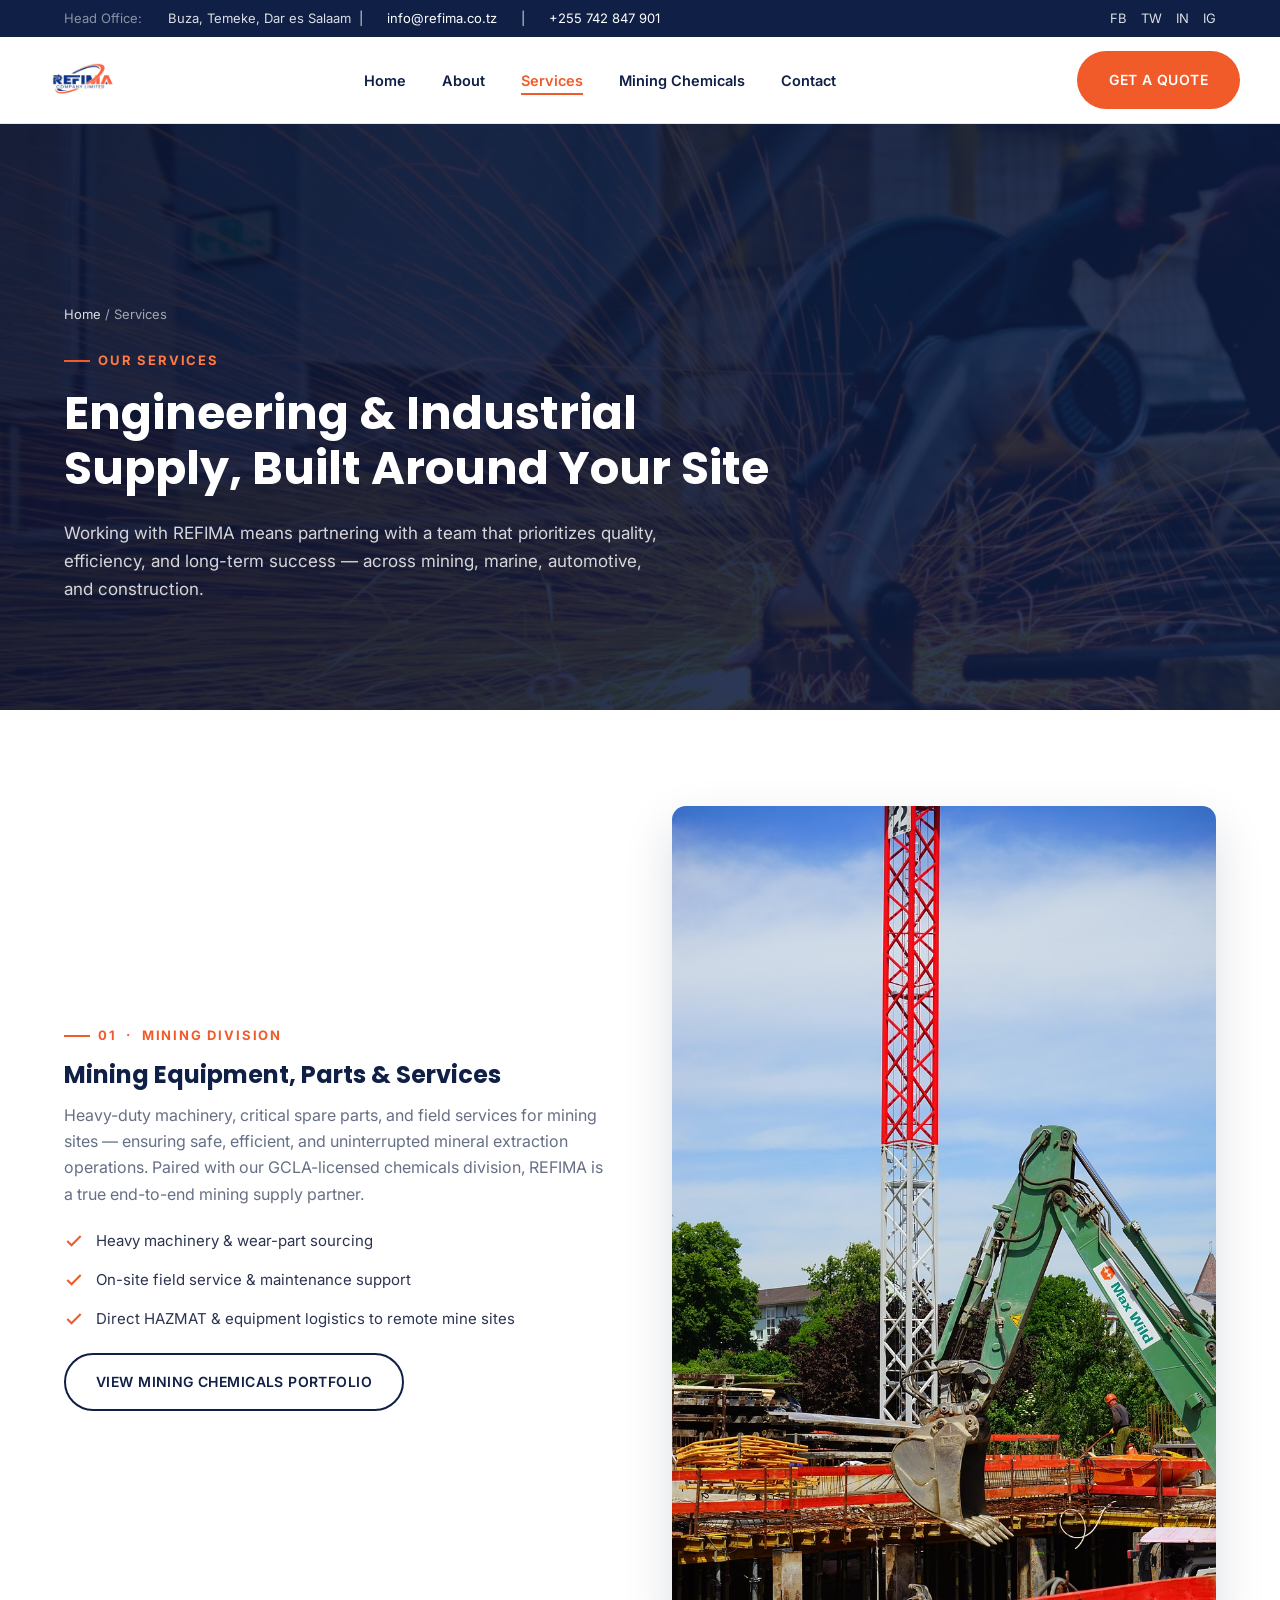
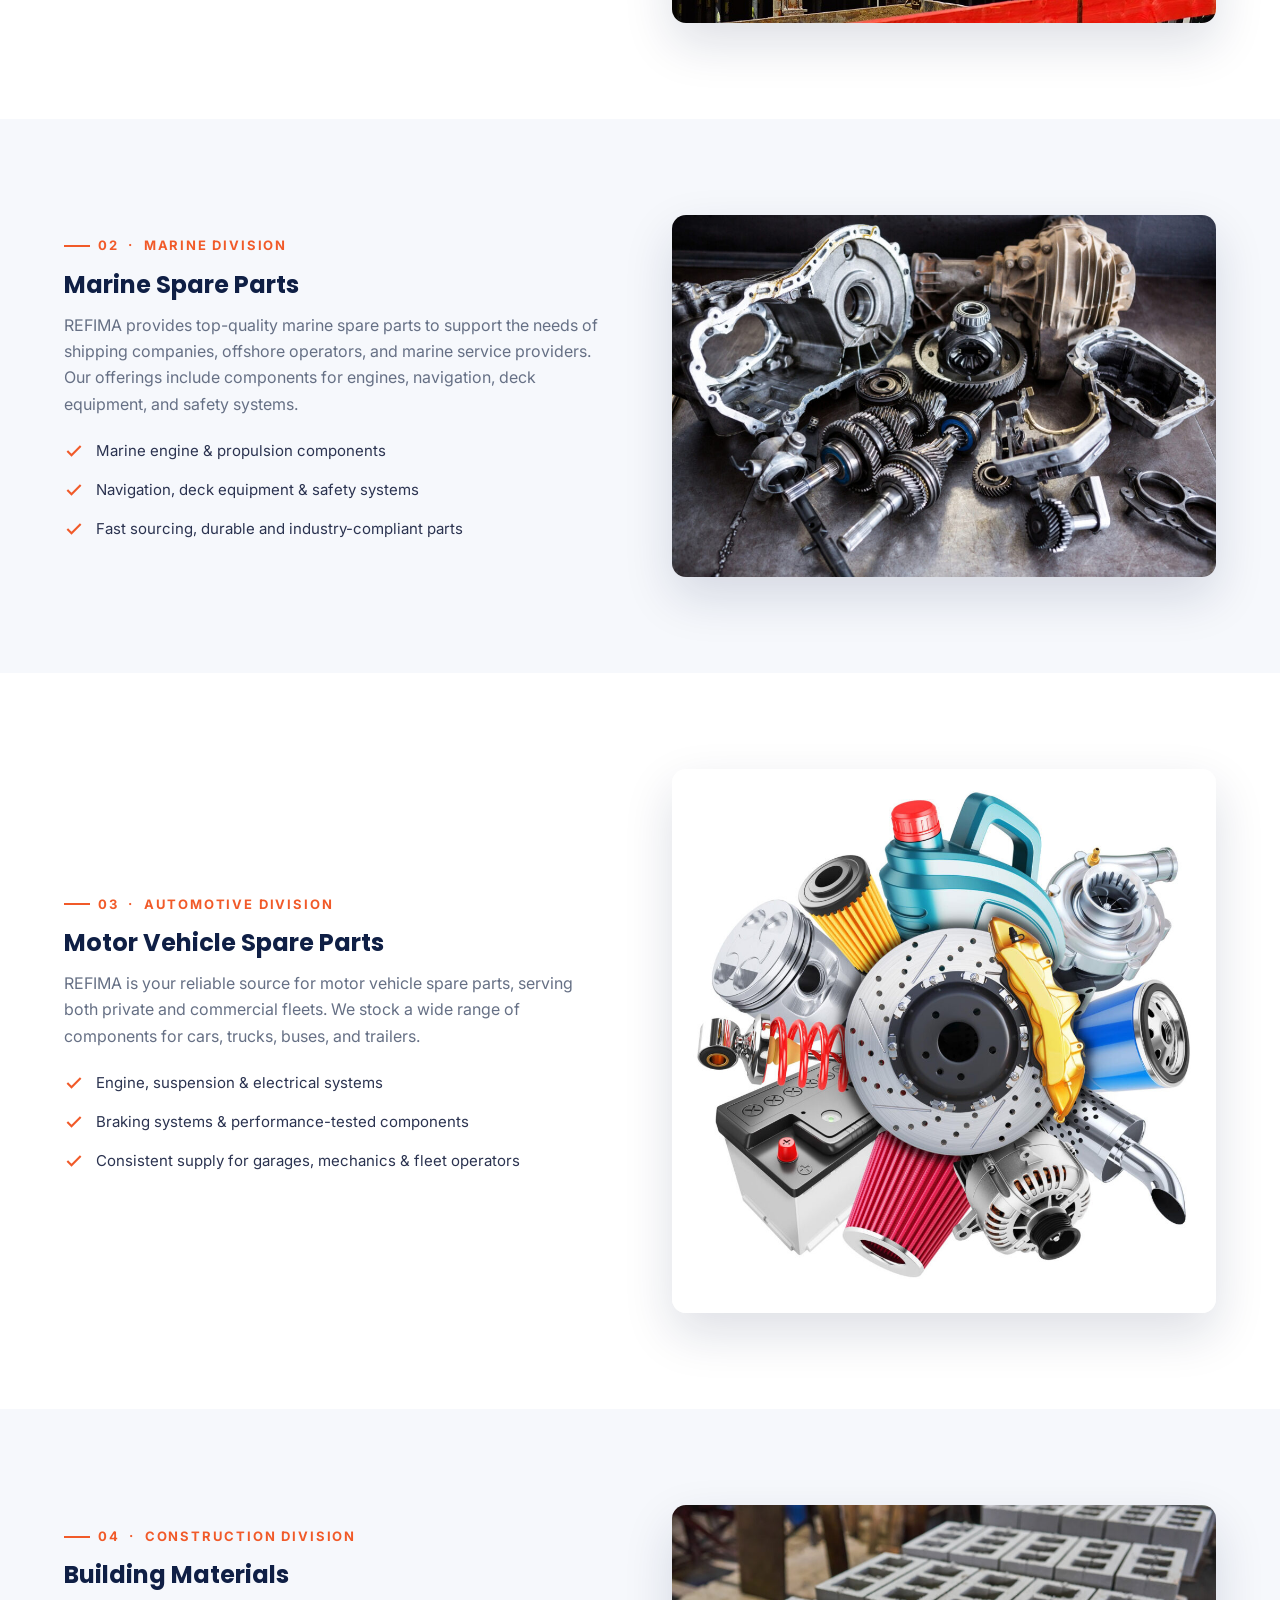
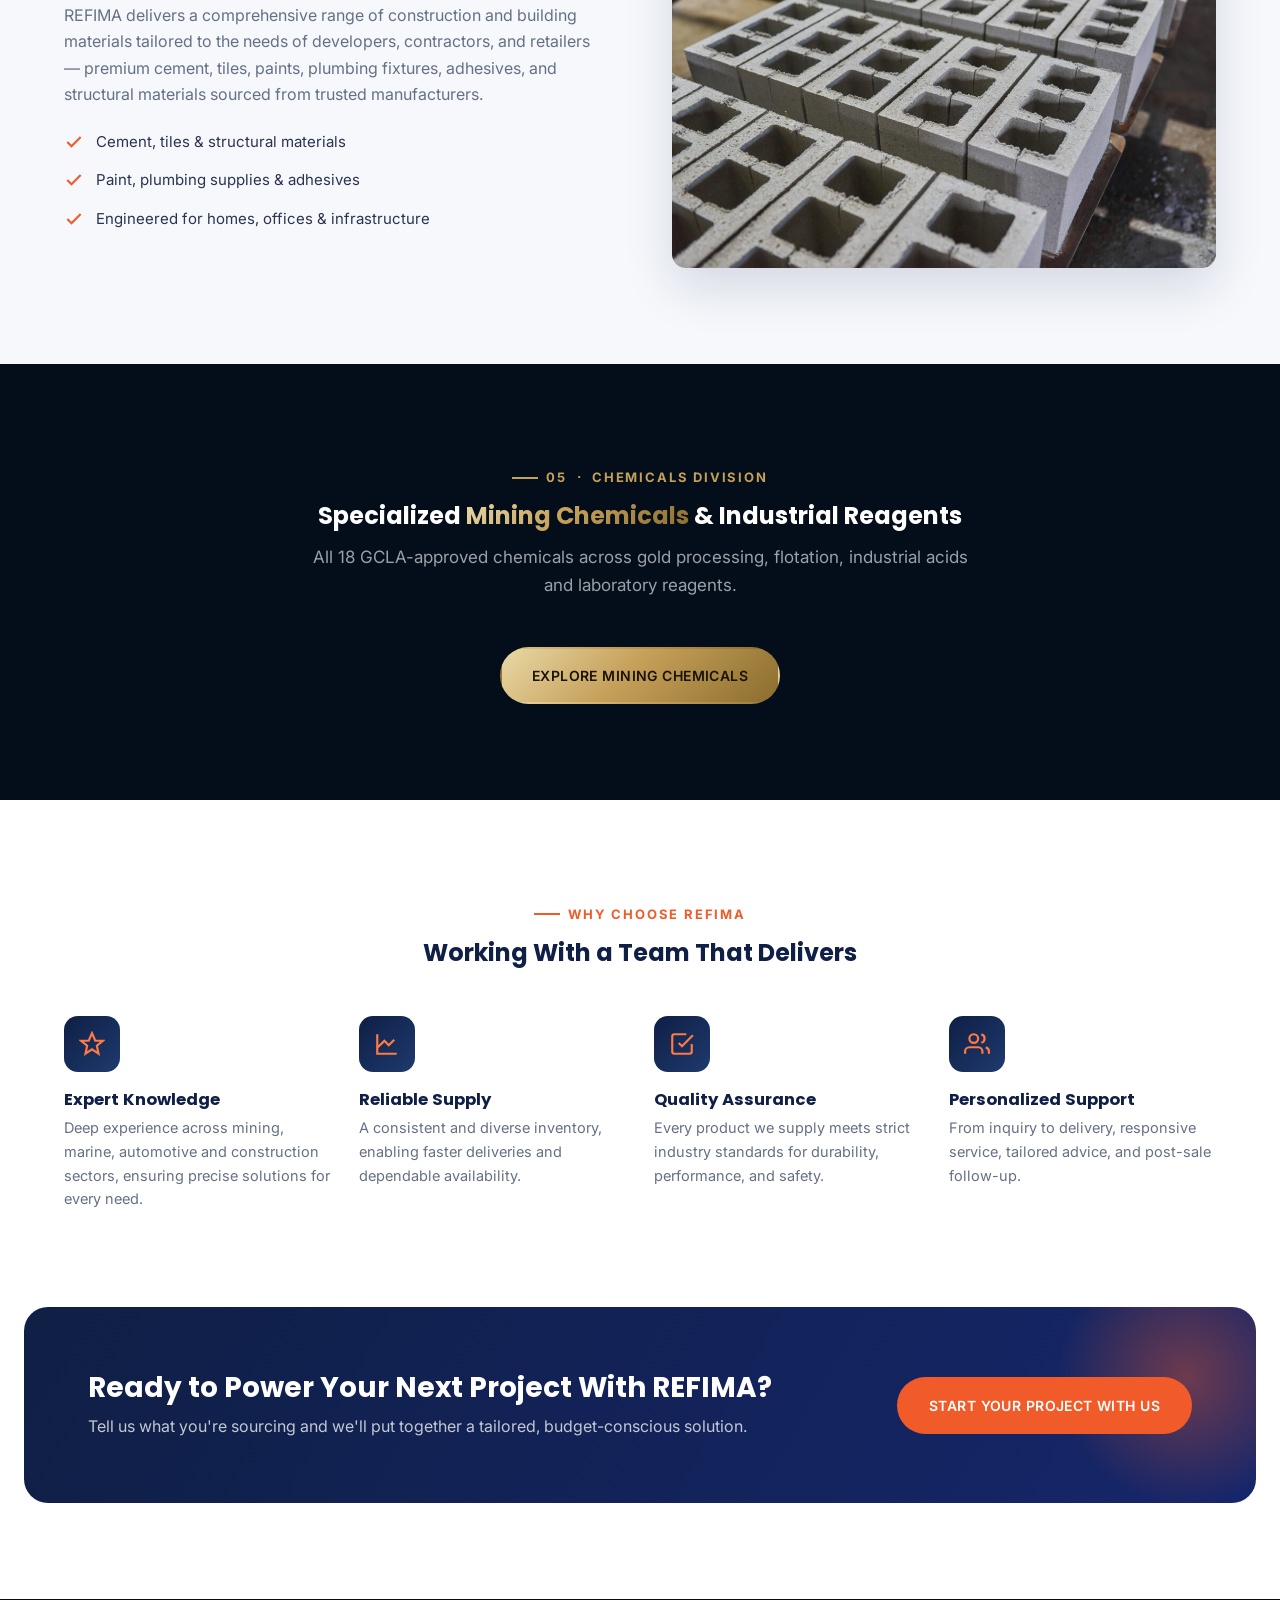
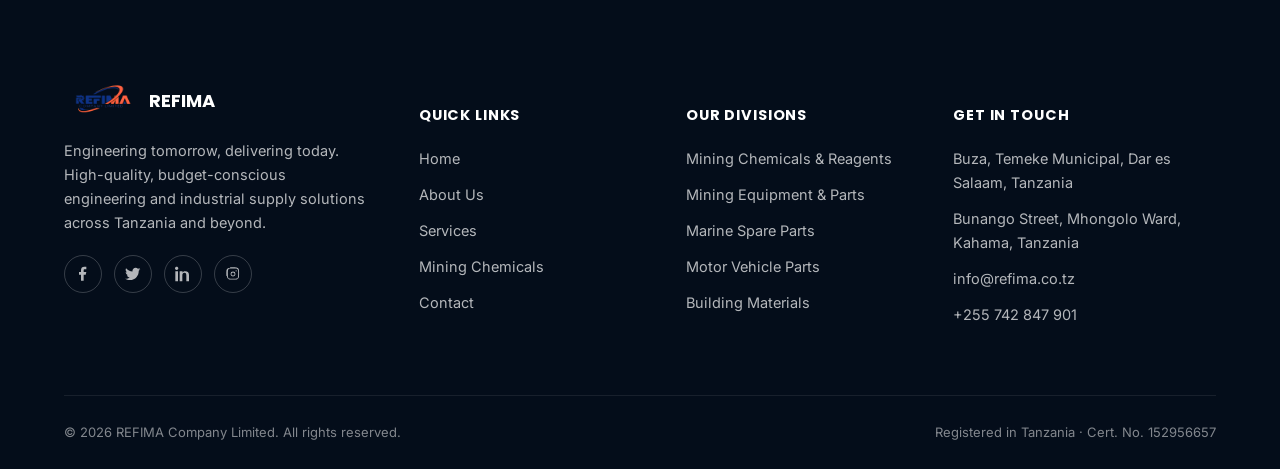
<file: services.html>
<!DOCTYPE html>
<html lang="en">
<head>
<meta charset="UTF-8">
<meta name="viewport" content="width=device-width, initial-scale=1.0">
<title>Our Services | REFIMA Company Limited</title>
<meta name="description" content="Mining equipment & parts, marine spare parts, motor vehicle spare parts, and building materials — supplied across Tanzania by REFIMA Company Limited.">
<link rel="icon" type="image/png" href="assets/images/logo.png">
<link rel="preconnect" href="https://fonts.googleapis.com">
<link href="https://fonts.googleapis.com/css2?family=Inter:wght@400;500;600;700;800&family=Poppins:wght@500;600;700;800&display=swap" rel="stylesheet">
<link rel="stylesheet" href="assets/css/style.css">
</head>
<body>

<header class="site-header">
  <div class="topbar">
    <div class="container">
      <div class="topbar-links">
        <span>Head Office:</span> Buza, Temeke, Dar es Salaam &nbsp;|&nbsp; <a href="mailto:info@refima.co.tz">info@refima.co.tz</a> &nbsp;|&nbsp; <a href="tel:+255742847901">+255 742 847 901</a>
      </div>
      <div class="topbar-social">
        <a href="https://facebook.com" target="_blank" rel="noopener">FB</a>
        <a href="https://twitter.com" target="_blank" rel="noopener">TW</a>
        <a href="https://linkedin.com" target="_blank" rel="noopener">IN</a>
        <a href="https://instagram.com" target="_blank" rel="noopener">IG</a>
      </div>
    </div>
  </div>
  <nav class="navbar container">
    <a href="index.html" class="brand"><img src="assets/images/logo.png" alt="REFIMA Company Limited logo"></a>
    <ul class="nav-links">
      <li><a href="index.html">Home</a></li>
      <li><a href="about.html">About</a></li>
      <li><a href="services.html" class="active">Services</a></li>
      <li><a href="mining-chemicals.html">Mining Chemicals</a></li>
      <li><a href="contact.html">Contact</a></li>
    </ul>
    <div class="nav-cta">
      <a href="contact.html" class="btn btn-primary">Get a Quote</a>
      <button class="nav-toggle" aria-label="Toggle menu"><span></span><span></span><span></span></button>
    </div>
  </nav>
</header>

<section class="page-hero" style="--hero-img:url('/assets/images/hero-grinder-sparks.jpg')">
  <div class="container">
    <div class="breadcrumb"><a href="index.html">Home</a> / Services</div>
    <div class="eyebrow">Our Services</div>
    <h1>Engineering &amp; Industrial Supply, Built Around Your Site</h1>
    <p>Working with REFIMA means partnering with a team that prioritizes quality, efficiency, and long-term success — across mining, marine, automotive, and construction.</p>
  </div>
</section>

<!-- MINING EQUIPMENT -->
<section id="mining-equipment">
  <div class="container">
    <div class="split">
      <div class="reveal">
        <div class="eyebrow">01 &nbsp;·&nbsp; Mining Division</div>
        <h2>Mining Equipment, Parts &amp; Services</h2>
        <p style="color:var(--muted); font-size:16px;">Heavy-duty machinery, critical spare parts, and field services for mining sites — ensuring safe, efficient, and uninterrupted mineral extraction operations. Paired with our GCLA-licensed chemicals division, REFIMA is a true end-to-end mining supply partner.</p>
        <ul class="checklist" style="margin:22px 0;">
          <li><svg width="20" height="20" viewBox="0 0 24 24" fill="none" stroke="currentColor" stroke-width="2.5"><path d="M20 6L9 17l-5-5"/></svg> Heavy machinery &amp; wear-part sourcing</li>
          <li><svg width="20" height="20" viewBox="0 0 24 24" fill="none" stroke="currentColor" stroke-width="2.5"><path d="M20 6L9 17l-5-5"/></svg> On-site field service &amp; maintenance support</li>
          <li><svg width="20" height="20" viewBox="0 0 24 24" fill="none" stroke="currentColor" stroke-width="2.5"><path d="M20 6L9 17l-5-5"/></svg> Direct HAZMAT &amp; equipment logistics to remote mine sites</li>
        </ul>
        <a href="mining-chemicals.html" class="btn btn-outline">View Mining Chemicals Portfolio</a>
      </div>
      <div class="split-media reveal"><img src="assets/images/construction-site.jpg" alt="Mining equipment and heavy machinery on site"></div>
    </div>
  </div>
</section>

<!-- MARINE -->
<section id="marine" style="background:var(--bg-soft);">
  <div class="container">
    <div class="split">
      <div class="split-media reveal" style="order:2;"><img src="assets/images/marine-parts.jpg" alt="Marine spare parts and engine components"></div>
      <div class="reveal" style="order:1;">
        <div class="eyebrow">02 &nbsp;·&nbsp; Marine Division</div>
        <h2>Marine Spare Parts</h2>
        <p style="color:var(--muted); font-size:16px;">REFIMA provides top-quality marine spare parts to support the needs of shipping companies, offshore operators, and marine service providers. Our offerings include components for engines, navigation, deck equipment, and safety systems.</p>
        <ul class="checklist" style="margin:22px 0;">
          <li><svg width="20" height="20" viewBox="0 0 24 24" fill="none" stroke="currentColor" stroke-width="2.5"><path d="M20 6L9 17l-5-5"/></svg> Marine engine &amp; propulsion components</li>
          <li><svg width="20" height="20" viewBox="0 0 24 24" fill="none" stroke="currentColor" stroke-width="2.5"><path d="M20 6L9 17l-5-5"/></svg> Navigation, deck equipment &amp; safety systems</li>
          <li><svg width="20" height="20" viewBox="0 0 24 24" fill="none" stroke="currentColor" stroke-width="2.5"><path d="M20 6L9 17l-5-5"/></svg> Fast sourcing, durable and industry-compliant parts</li>
        </ul>
      </div>
    </div>
  </div>
</section>

<!-- MOTOR VEHICLES -->
<section id="motor-vehicles">
  <div class="container">
    <div class="split">
      <div class="reveal">
        <div class="eyebrow">03 &nbsp;·&nbsp; Automotive Division</div>
        <h2>Motor Vehicle Spare Parts</h2>
        <p style="color:var(--muted); font-size:16px;">REFIMA is your reliable source for motor vehicle spare parts, serving both private and commercial fleets. We stock a wide range of components for cars, trucks, buses, and trailers.</p>
        <ul class="checklist" style="margin:22px 0;">
          <li><svg width="20" height="20" viewBox="0 0 24 24" fill="none" stroke="currentColor" stroke-width="2.5"><path d="M20 6L9 17l-5-5"/></svg> Engine, suspension &amp; electrical systems</li>
          <li><svg width="20" height="20" viewBox="0 0 24 24" fill="none" stroke="currentColor" stroke-width="2.5"><path d="M20 6L9 17l-5-5"/></svg> Braking systems &amp; performance-tested components</li>
          <li><svg width="20" height="20" viewBox="0 0 24 24" fill="none" stroke="currentColor" stroke-width="2.5"><path d="M20 6L9 17l-5-5"/></svg> Consistent supply for garages, mechanics &amp; fleet operators</li>
        </ul>
      </div>
      <div class="split-media reveal"><img src="assets/images/motor-vehicle-parts.jpg" alt="Motor vehicle spare parts"></div>
    </div>
  </div>
</section>

<!-- BUILDING MATERIALS -->
<section id="building-materials" style="background:var(--bg-soft);">
  <div class="container">
    <div class="split">
      <div class="split-media reveal" style="order:2;"><img src="assets/images/building-materials.jpg" alt="Building and construction materials"></div>
      <div class="reveal" style="order:1;">
        <div class="eyebrow">04 &nbsp;·&nbsp; Construction Division</div>
        <h2>Building Materials</h2>
        <p style="color:var(--muted); font-size:16px;">REFIMA delivers a comprehensive range of construction and building materials tailored to the needs of developers, contractors, and retailers — premium cement, tiles, paints, plumbing fixtures, adhesives, and structural materials sourced from trusted manufacturers.</p>
        <ul class="checklist" style="margin:22px 0;">
          <li><svg width="20" height="20" viewBox="0 0 24 24" fill="none" stroke="currentColor" stroke-width="2.5"><path d="M20 6L9 17l-5-5"/></svg> Cement, tiles &amp; structural materials</li>
          <li><svg width="20" height="20" viewBox="0 0 24 24" fill="none" stroke="currentColor" stroke-width="2.5"><path d="M20 6L9 17l-5-5"/></svg> Paint, plumbing supplies &amp; adhesives</li>
          <li><svg width="20" height="20" viewBox="0 0 24 24" fill="none" stroke="currentColor" stroke-width="2.5"><path d="M20 6L9 17l-5-5"/></svg> Engineered for homes, offices &amp; infrastructure</li>
        </ul>
      </div>
    </div>
  </div>
</section>

<!-- MINING CHEMICALS PROMO -->
<section class="mc-section">
  <div class="mc-grid-overlay"></div>
  <div class="container">
    <div class="section-head center">
      <div class="eyebrow mc-eyebrow" style="justify-content:center">05 &nbsp;·&nbsp; Chemicals Division</div>
      <h2>Specialized <span class="text-gold">Mining Chemicals</span> &amp; Industrial Reagents</h2>
      <p>All 18 GCLA-approved chemicals across gold processing, flotation, industrial acids and laboratory reagents.</p>
    </div>
    <div class="text-center reveal"><a href="mining-chemicals.html" class="btn btn-gold">Explore Mining Chemicals</a></div>
  </div>
</section>

<!-- WHY CHOOSE (services page) -->
<section>
  <div class="container">
    <div class="section-head center">
      <div class="eyebrow" style="justify-content:center">Why Choose Refima</div>
      <h2>Working With a Team That Delivers</h2>
    </div>
    <div class="grid grid-4">
      <div class="feature reveal" style="flex-direction:column;">
        <div class="icon-badge"><svg viewBox="0 0 24 24" fill="none" stroke="currentColor" stroke-width="2"><path d="M12 2l3 7h7l-5.5 4.5L18 21l-6-4-6 4 1.5-7.5L2 9h7z"/></svg></div>
        <div><h4>Expert Knowledge</h4><p>Deep experience across mining, marine, automotive and construction sectors, ensuring precise solutions for every need.</p></div>
      </div>
      <div class="feature reveal" style="flex-direction:column;">
        <div class="icon-badge"><svg viewBox="0 0 24 24" fill="none" stroke="currentColor" stroke-width="2"><path d="M3 3v18h18M18.7 8l-5.1 5.1-4-4L3 15.5"/></svg></div>
        <div><h4>Reliable Supply</h4><p>A consistent and diverse inventory, enabling faster deliveries and dependable availability.</p></div>
      </div>
      <div class="feature reveal" style="flex-direction:column;">
        <div class="icon-badge"><svg viewBox="0 0 24 24" fill="none" stroke="currentColor" stroke-width="2"><path d="M9 11l3 3L22 4M21 12v7a2 2 0 01-2 2H5a2 2 0 01-2-2V5a2 2 0 012-2h11"/></svg></div>
        <div><h4>Quality Assurance</h4><p>Every product we supply meets strict industry standards for durability, performance, and safety.</p></div>
      </div>
      <div class="feature reveal" style="flex-direction:column;">
        <div class="icon-badge"><svg viewBox="0 0 24 24" fill="none" stroke="currentColor" stroke-width="2"><path d="M17 21v-2a4 4 0 00-4-4H5a4 4 0 00-4 4v2M9 11a4 4 0 100-8 4 4 0 000 8zM23 21v-2a4 4 0 00-3-3.87M16 3.13a4 4 0 010 7.75"/></svg></div>
        <div><h4>Personalized Support</h4><p>From inquiry to delivery, responsive service, tailored advice, and post-sale follow-up.</p></div>
      </div>
    </div>
  </div>
</section>

<section style="padding-top:0;">
  <div class="cta-band reveal">
    <div class="cta-inner">
      <div>
        <h2>Ready to Power Your Next Project With REFIMA?</h2>
        <p>Tell us what you're sourcing and we'll put together a tailored, budget-conscious solution.</p>
      </div>
      <a href="contact.html" class="btn btn-primary">Start Your Project With Us</a>
    </div>
  </div>
</section>

<footer class="site-footer">
  <div class="container">
    <div class="footer-grid">
      <div>
        <div class="footer-brand"><img src="assets/images/logo.png" alt="REFIMA logo"><span>REFIMA</span></div>
        <p style="font-size:14.5px;">Engineering tomorrow, delivering today. High-quality, budget-conscious engineering and industrial supply solutions across Tanzania and beyond.</p>
        <div class="footer-social">
          <a href="https://facebook.com" target="_blank" rel="noopener"><svg width="16" height="16" viewBox="0 0 24 24" fill="currentColor"><path d="M13 22v-9h3l1-4h-4V6.5C13 5.4 13.4 5 14.6 5H17V1.1C16.6 1 15.3 1 13.9 1 11 1 9 2.8 9 6v3H6v4h3v9h4z"/></svg></a>
          <a href="https://twitter.com" target="_blank" rel="noopener"><svg width="16" height="16" viewBox="0 0 24 24" fill="currentColor"><path d="M23 4.9c-.8.4-1.7.6-2.6.8 1-.6 1.7-1.5 2-2.6-.9.5-1.9.9-3 1.1-.9-1-2.1-1.6-3.5-1.6-2.6 0-4.7 2.1-4.7 4.7 0 .4 0 .7.1 1-3.9-.2-7.4-2.1-9.7-4.9-.4.7-.6 1.5-.6 2.3 0 1.6.8 3.1 2.1 3.9-.8 0-1.5-.2-2.1-.6v.1c0 2.3 1.6 4.2 3.8 4.6-.4.1-.8.2-1.2.2-.3 0-.6 0-.9-.1.6 1.9 2.3 3.2 4.4 3.3-1.6 1.3-3.6 2-5.8 2-.4 0-.7 0-1.1-.1 2.1 1.3 4.5 2.1 7.1 2.1 8.6 0 13.3-7.1 13.3-13.3v-.6c.9-.6 1.7-1.5 2.4-2.4z"/></svg></a>
          <a href="https://linkedin.com" target="_blank" rel="noopener"><svg width="16" height="16" viewBox="0 0 24 24" fill="currentColor"><path d="M4.98 3.5C4.98 5 3.9 6 2.5 6S0 5 0 3.5 1.1 1 2.5 1s2.48 1 2.48 2.5zM.5 8h4V23h-4V8zm7 0h3.8v2.05h.05c.53-1 1.83-2.05 3.77-2.05C19.4 8 21 10 21 13.6V23h-4v-8.4c0-2-.03-4.6-2.8-4.6-2.8 0-3.2 2.2-3.2 4.45V23h-4V8z"/></svg></a>
          <a href="https://instagram.com" target="_blank" rel="noopener"><svg width="16" height="16" viewBox="0 0 24 24" fill="currentColor"><path d="M12 2c2.7 0 3 0 4.1.1 1.1 0 1.8.2 2.2.4.6.2 1 .5 1.4.9.4.4.7.8.9 1.4.2.4.4 1.1.4 2.2.1 1.1.1 1.4.1 4.1s0 3-.1 4.1c0 1.1-.2 1.8-.4 2.2-.2.6-.5 1-.9 1.4-.4.4-.8.7-1.4.9-.4.2-1.1.4-2.2.4-1.1.1-1.4.1-4.1.1s-3 0-4.1-.1c-1.1 0-1.8-.2-2.2-.4-.6-.2-1-.5-1.4-.9-.4-.4-.7-.8-.9-1.4-.2-.4-.4-1.1-.4-2.2C2 15 2 14.7 2 12s0-3 .1-4.1c0-1.1.2-1.8.4-2.2.2-.6.5-1 .9-1.4.4-.4.8-.7 1.4-.9.4-.2 1.1-.4 2.2-.4C8 2 8.3 2 11 2h1zm0 1.8c-2.6 0-2.9 0-4 .1-.9 0-1.4.2-1.7.3-.4.2-.7.3-1 .6-.3.3-.5.6-.6 1-.1.3-.3.8-.3 1.7-.1 1.1-.1 1.4-.1 4s0 2.9.1 4c0 .9.2 1.4.3 1.7.2.4.3.7.6 1 .3.3.6.5 1 .6.3.1.8.3 1.7.3 1.1.1 1.4.1 4 .1s2.9 0 4-.1c.9 0 1.4-.2 1.7-.3.4-.2.7-.3 1-.6.3-.3.5-.6.6-1 .1-.3.3-.8.3-1.7.1-1.1.1-1.4.1-4s0-2.9-.1-4c0-.9-.2-1.4-.3-1.7-.2-.4-.3-.7-.6-1-.3-.3-.6-.5-1-.6-.3-.1-.8-.3-1.7-.3-1.1-.1-1.4-.1-4-.1zm0 4.5a3.7 3.7 0 110 7.4 3.7 3.7 0 010-7.4zm0 6.1a2.4 2.4 0 100-4.8 2.4 2.4 0 000 4.8zm4.7-6.3a.9.9 0 110-1.8.9.9 0 010 1.8z"/></svg></a>
        </div>
      </div>
      <div>
        <h5>Quick Links</h5>
        <ul>
          <li><a href="index.html">Home</a></li>
          <li><a href="about.html">About Us</a></li>
          <li><a href="services.html">Services</a></li>
          <li><a href="mining-chemicals.html">Mining Chemicals</a></li>
          <li><a href="contact.html">Contact</a></li>
        </ul>
      </div>
      <div>
        <h5>Our Divisions</h5>
        <ul>
          <li><a href="mining-chemicals.html">Mining Chemicals &amp; Reagents</a></li>
          <li><a href="services.html#mining-equipment">Mining Equipment &amp; Parts</a></li>
          <li><a href="services.html#marine">Marine Spare Parts</a></li>
          <li><a href="services.html#motor-vehicles">Motor Vehicle Parts</a></li>
          <li><a href="services.html#building-materials">Building Materials</a></li>
        </ul>
      </div>
      <div>
        <h5>Get In Touch</h5>
        <ul>
          <li>Buza, Temeke Municipal, Dar es Salaam, Tanzania</li>
          <li>Bunango Street, Mhongolo Ward, Kahama, Tanzania</li>
          <li><a href="mailto:info@refima.co.tz">info@refima.co.tz</a></li>
          <li><a href="tel:+255742847901">+255 742 847 901</a></li>
        </ul>
      </div>
    </div>
    <div class="footer-bottom">
      <span>&copy; <span id="year"></span> REFIMA Company Limited. All rights reserved.</span>
      <span>Registered in Tanzania · Cert. No. 152956657</span>
    </div>
  </div>
</footer>

<script>document.getElementById('year').textContent = new Date().getFullYear();</script>
<script src="assets/js/main.js"></script>
</body>
</html>
</file>
<file: assets/css/style.css>
/* ============================================================
   REFIMA COMPANY LIMITED — Global Stylesheet
   ============================================================ */
:root{
  --navy:#0F1F45;
  --navy-2:#16266B;
  --navy-light:#1E3A6E;
  --orange:#F15A29;
  --orange-2:#FF7A45;
  --gold:#C5A059;
  --gold-dark:#8C6D2E;
  --ink:#0F1F45;
  --dark-bg:#040D1A;
  --text:#2B3350;
  --muted:#667085;
  --line:#E6E9F0;
  --bg:#FFFFFF;
  --bg-soft:#F6F8FC;
  --radius:14px;
  --shadow:0 10px 30px rgba(15,31,69,0.08);
  --shadow-lg:0 20px 50px rgba(15,31,69,0.14);
}

*,*::before,*::after{box-sizing:border-box;}
html{scroll-behavior:smooth;}
body{
  margin:0;
  font-family:'Inter',system-ui,-apple-system,Segoe UI,Roboto,sans-serif;
  color:var(--text);
  background:var(--bg);
  line-height:1.65;
  -webkit-font-smoothing:antialiased;
}
h1,h2,h3,h4{
  font-family:'Poppins',Inter,sans-serif;
  color:var(--navy);
  line-height:1.2;
  margin:0 0 .5em;
  font-weight:700;
}
p{margin:0 0 1em;}
a{color:inherit;text-decoration:none;}
img{max-width:100%;display:block;}
ul{margin:0;padding:0;list-style:none;}
button{font-family:inherit;cursor:pointer;}

.container{
  width:100%;
  max-width:1200px;
  margin:0 auto;
  padding:0 24px;
}
section{padding:96px 0;}
@media (max-width:768px){ section{padding:64px 0;} }

.eyebrow{
  display:inline-flex;
  align-items:center;
  gap:8px;
  font-size:13px;
  font-weight:700;
  letter-spacing:.14em;
  text-transform:uppercase;
  color:var(--orange);
  margin-bottom:14px;
}
.eyebrow::before{
  content:"";
  width:26px;height:2px;
  background:var(--orange);
  display:inline-block;
}
.section-head{max-width:680px; margin-bottom:48px;}
.section-head.center{margin-left:auto;margin-right:auto;text-align:center;}
.section-head p{color:var(--muted); font-size:17px;}

/* Buttons */
.btn{
  display:inline-flex;
  align-items:center;
  justify-content:center;
  gap:10px;
  padding:15px 30px;
  border-radius:999px;
  font-weight:600;
  font-size:14px;
  letter-spacing:.03em;
  text-transform:uppercase;
  border:2px solid transparent;
  transition:all .25s ease;
  white-space:nowrap;
}
.btn-primary{background:var(--orange); color:#fff;}
.btn-primary:hover{background:#d94916; transform:translateY(-2px); box-shadow:0 12px 24px rgba(241,90,41,.3);}
.btn-outline{border-color:var(--navy); color:var(--navy);}
.btn-outline:hover{background:var(--navy); color:#fff; transform:translateY(-2px);}
.btn-outline-white{border-color:rgba(255,255,255,.5); color:#fff;}
.btn-outline-white:hover{background:#fff; color:var(--navy);}
.btn-gold{background:linear-gradient(135deg,#E9D8A6,var(--gold) 45%,var(--gold-dark)); color:#1a1305;}
.btn-gold:hover{transform:translateY(-2px); box-shadow:0 12px 24px rgba(197,160,89,.35);}
.btn-row{display:flex; gap:16px; flex-wrap:wrap; align-items:center;}

/* ============ HEADER ============ */
.site-header{
  position:sticky; top:0; z-index:1000;
  background:rgba(255,255,255,.96);
  backdrop-filter:blur(10px);
  border-bottom:1px solid var(--line);
}
.topbar{
  background:var(--navy);
  color:rgba(255,255,255,.85);
  font-size:13px;
}
.topbar .container{
  display:flex; justify-content:space-between; align-items:center;
  padding-top:8px; padding-bottom:8px;
  flex-wrap:wrap; gap:8px;
}
.topbar a{color:#fff;}
.topbar-links{display:flex; gap:20px; flex-wrap:wrap;}
.topbar-links span{opacity:.6; margin-right:6px;}
.topbar-social{display:flex; gap:14px;}
.topbar-social a{opacity:.85; transition:opacity .2s;}
.topbar-social a:hover{opacity:1; color:var(--orange-2);}

.navbar{
  display:flex; align-items:center; justify-content:space-between;
  padding:14px 0;
}
.brand{display:flex; align-items:center; gap:10px; font-family:'Poppins',sans-serif; font-weight:700; font-size:20px; color:var(--navy);}
.brand img{height:46px; width:auto;}
.nav-links{display:flex; align-items:center; gap:36px;}
.nav-links a{
  font-weight:600; font-size:14.5px; color:var(--navy);
  position:relative; padding:6px 0;
}
.nav-links a::after{
  content:""; position:absolute; left:0; bottom:0; width:0; height:2px;
  background:var(--orange); transition:width .25s ease;
}
.nav-links a:hover::after, .nav-links a.active::after{width:100%;}
.nav-links a.active{color:var(--orange);}
.nav-cta{display:flex; align-items:center; gap:18px;}
.nav-toggle{
  display:none; flex-direction:column; gap:5px; background:none; border:none; padding:8px;
}
.nav-toggle span{width:26px; height:2px; background:var(--navy); display:block; transition:.25s;}

@media (max-width:960px){
  .nav-links{
    position:fixed; inset:0 0 0 auto; height:100vh; width:78%; max-width:340px;
    background:#fff; flex-direction:column; align-items:flex-start;
    padding:110px 32px 40px; gap:26px; box-shadow:-10px 0 40px rgba(0,0,0,.15);
    transform:translateX(100%); transition:transform .3s ease; z-index:999;
  }
  .nav-links.open{transform:translateX(0);}
  .nav-cta .btn{display:none;}
  .nav-toggle{display:flex;}
  .topbar .container{font-size:12px;}
}

/* ============ HERO ============ */
.hero{
  position:relative;
  color:#fff;
  min-height:88vh;
  display:flex; align-items:center;
  background:linear-gradient(120deg,rgba(11,20,50,.92),rgba(15,31,69,.82)), var(--hero-img) center/cover no-repeat;
  overflow:hidden;
}
.hero::after{
  content:""; position:absolute; right:-10%; bottom:-20%; width:520px; height:520px;
  background:radial-gradient(circle,rgba(241,90,41,.35),transparent 70%);
  filter:blur(10px);
}
.hero .container{position:relative; z-index:2;}
.hero-tag{
  display:inline-block; padding:8px 18px; border:1px solid rgba(255,255,255,.35);
  border-radius:999px; font-size:12.5px; letter-spacing:.12em; text-transform:uppercase;
  margin-bottom:24px; color:var(--orange-2); font-weight:700;
}
.hero h1{color:#fff; font-size:clamp(32px,5vw,58px); max-width:820px;}
.hero p.lead{font-size:19px; color:rgba(255,255,255,.85); max-width:620px; margin-bottom:34px;}
.hero-stats{display:flex; gap:40px; margin-top:56px; flex-wrap:wrap;}
.hero-stats div{min-width:120px;}
.hero-stats strong{display:block; font-family:'Poppins',sans-serif; font-size:32px; color:var(--orange-2);}
.hero-stats span{font-size:13px; color:rgba(255,255,255,.7); text-transform:uppercase; letter-spacing:.05em;}

.page-hero{
  position:relative; color:#fff; padding:180px 0 90px;
  background:linear-gradient(120deg,rgba(11,20,50,.92),rgba(15,31,69,.85)), var(--hero-img) center/cover no-repeat;
}
.page-hero .eyebrow{color:var(--orange-2);}
.page-hero h1{color:#fff; font-size:clamp(30px,4.5vw,46px); max-width:760px;}
.page-hero p{color:rgba(255,255,255,.82); max-width:600px; font-size:17px;}
.breadcrumb{font-size:13px; color:rgba(255,255,255,.6); margin-bottom:18px;}
.breadcrumb a{color:rgba(255,255,255,.85);}
.breadcrumb a:hover{color:var(--orange-2);}

/* ============ CARDS / GRIDS ============ */
.grid{display:grid; gap:28px;}
.grid-2{grid-template-columns:repeat(2,1fr);}
.grid-3{grid-template-columns:repeat(3,1fr);}
.grid-4{grid-template-columns:repeat(4,1fr);}
@media (max-width:960px){ .grid-3,.grid-4{grid-template-columns:repeat(2,1fr);} }
@media (max-width:640px){ .grid-2,.grid-3,.grid-4{grid-template-columns:1fr;} }

.service-card{
  background:#fff; border:1px solid var(--line); border-radius:var(--radius);
  overflow:hidden; transition:transform .3s ease, box-shadow .3s ease;
  display:flex; flex-direction:column;
}
.service-card:hover{transform:translateY(-6px); box-shadow:var(--shadow-lg);}
.service-card .img{height:210px; overflow:hidden;}
.service-card .img img{width:100%; height:100%; object-fit:cover; transition:transform .5s ease;}
.service-card:hover .img img{transform:scale(1.08);}
.service-card .body{padding:26px 26px 30px; flex:1; display:flex; flex-direction:column;}
.service-card h3{font-size:19px; margin-bottom:10px;}
.service-card p{color:var(--muted); font-size:14.5px; flex:1;}
.service-card .more{margin-top:16px; font-weight:700; font-size:13px; color:var(--orange); text-transform:uppercase; letter-spacing:.05em; display:inline-flex; align-items:center; gap:6px;}
.service-card .more svg{transition:transform .25s;}
.service-card:hover .more svg{transform:translateX(4px);}

.icon-badge{
  width:56px; height:56px; border-radius:14px;
  background:linear-gradient(135deg,var(--navy),var(--navy-light));
  display:flex; align-items:center; justify-content:center; color:var(--orange-2);
  margin-bottom:18px;
}
.icon-badge svg{width:26px; height:26px;}

.feature{display:flex; gap:18px; align-items:flex-start;}
.feature .icon-badge{flex-shrink:0; margin-bottom:0;}
.feature h4{font-size:16.5px; margin-bottom:6px;}
.feature p{color:var(--muted); font-size:14.5px; margin:0;}

/* ============ ABOUT / SPLIT ============ */
.split{display:grid; grid-template-columns:1fr 1fr; gap:64px; align-items:center;}
@media (max-width:900px){ .split{grid-template-columns:1fr; gap:36px;} }
.split-media{position:relative;}
.split-media img{border-radius:var(--radius); box-shadow:var(--shadow-lg);}
.split-media .float-card{
  position:absolute; bottom:-24px; left:-24px; background:#fff; border-radius:12px;
  padding:20px 24px; box-shadow:var(--shadow-lg); display:flex; gap:14px; align-items:center;
}
@media (max-width:900px){ .split-media .float-card{position:static; margin-top:18px; width:fit-content;} }
.split-media .float-card strong{display:block; font-family:'Poppins',sans-serif; font-size:24px; color:var(--navy);}
.split-media .float-card span{font-size:12.5px; color:var(--muted); text-transform:uppercase;}

.checklist li{display:flex; gap:12px; align-items:flex-start; margin-bottom:14px; font-size:15px;}
.checklist svg{flex-shrink:0; margin-top:2px; color:var(--orange);}

/* ============ CTA BAND ============ */
.cta-band{
  background:linear-gradient(120deg,var(--navy),var(--navy-2));
  color:#fff; border-radius:24px; padding:64px; margin:0 24px;
  display:flex; justify-content:space-between; align-items:center; gap:32px; flex-wrap:wrap;
  position:relative; overflow:hidden;
}
.cta-band::before{
  content:""; position:absolute; right:-60px; top:-60px; width:260px; height:260px;
  background:radial-gradient(circle,rgba(241,90,41,.4),transparent 70%);
}
.cta-band h2{color:#fff; margin-bottom:8px; font-size:28px;}
.cta-band p{color:rgba(255,255,255,.75); margin:0;}
.cta-band .container{display:none;}
.cta-inner{max-width:1200px; margin:0 auto; display:flex; justify-content:space-between; align-items:center; gap:32px; flex-wrap:wrap; width:100%; position:relative; z-index:1;}

/* ============ WHY CHOOSE STRIP ============ */
.why-strip{background:var(--bg-soft);}
.why-grid{display:grid; grid-template-columns:repeat(3,1fr); gap:36px 40px;}
@media (max-width:900px){ .why-grid{grid-template-columns:1fr;} }

/* ============ STATS ============ */
.stats-row{display:grid; grid-template-columns:repeat(4,1fr); gap:24px; text-align:center;}
@media (max-width:768px){ .stats-row{grid-template-columns:repeat(2,1fr);} }
.stat-item strong{display:block; font-family:'Poppins',sans-serif; font-size:38px; color:var(--navy);}
.stat-item span{color:var(--muted); font-size:13.5px; text-transform:uppercase; letter-spacing:.05em;}

/* ============ FOOTER ============ */
.site-footer{background:var(--dark-bg); color:rgba(255,255,255,.7); padding-top:80px;}
.footer-grid{display:grid; grid-template-columns:1.4fr 1fr 1fr 1.2fr; gap:48px; padding-bottom:56px; border-bottom:1px solid rgba(255,255,255,.08);}
@media (max-width:900px){ .footer-grid{grid-template-columns:1fr 1fr; row-gap:40px;} }
@media (max-width:560px){ .footer-grid{grid-template-columns:1fr;} }
.footer-brand{display:flex; align-items:center; gap:10px; margin-bottom:18px;}
.footer-brand img{height:42px;}
.footer-brand span{font-family:'Poppins',sans-serif; font-weight:700; color:#fff; font-size:18px;}
.site-footer h5{color:#fff; font-family:'Poppins',sans-serif; font-size:14.5px; text-transform:uppercase; letter-spacing:.06em; margin-bottom:20px;}
.site-footer li{margin-bottom:12px; font-size:14.5px;}
.site-footer a:hover{color:var(--orange-2);}
.footer-social{display:flex; gap:12px; margin-top:20px;}
.footer-social a{
  width:38px; height:38px; border-radius:50%; border:1px solid rgba(255,255,255,.2);
  display:flex; align-items:center; justify-content:center; transition:all .2s;
}
.footer-social a:hover{background:var(--orange); border-color:var(--orange);}
.footer-bottom{
  display:flex; justify-content:space-between; padding:26px 0; font-size:13px; color:rgba(255,255,255,.5);
  flex-wrap:wrap; gap:10px;
}
.footer-bottom a:hover{color:#fff;}

/* ============ CONTACT ============ */
.contact-card{background:var(--bg-soft); border-radius:var(--radius); padding:32px; display:flex; gap:18px; align-items:flex-start;}
.contact-form{background:#fff; border:1px solid var(--line); border-radius:var(--radius); padding:40px; box-shadow:var(--shadow);}
.form-row{display:grid; grid-template-columns:1fr 1fr; gap:20px; margin-bottom:20px;}
@media (max-width:640px){ .form-row{grid-template-columns:1fr;} }
.form-group{display:flex; flex-direction:column; gap:8px;}
.form-group label{font-size:13.5px; font-weight:600; color:var(--navy);}
.form-group input, .form-group textarea, .form-group select{
  border:1.5px solid var(--line); border-radius:10px; padding:13px 16px; font-family:inherit; font-size:14.5px;
  transition:border-color .2s;
}
.form-group input:focus, .form-group textarea:focus, .form-group select:focus{outline:none; border-color:var(--orange);}
.map-wrap{border-radius:var(--radius); overflow:hidden; box-shadow:var(--shadow); border:1px solid var(--line);}
.map-wrap iframe{width:100%; height:380px; border:0; display:block;}

/* ============ MINING CHEMICALS (gold/dark sub-theme) ============ */
.mc-section{background:var(--dark-bg); color:#EDEFF4; position:relative; overflow:hidden;}
.mc-section.alt{background:#081527;}
.mc-grid-overlay{
  position:absolute; inset:0; opacity:.5; pointer-events:none;
  background-image:linear-gradient(45deg, rgba(197,160,89,.07) 1px, transparent 1px), linear-gradient(-45deg, rgba(197,160,89,.07) 1px, transparent 1px);
  background-size:26px 26px;
}
.mc-section .container{position:relative; z-index:1;}
.mc-eyebrow{color:var(--gold); }
.mc-eyebrow::before{background:var(--gold);}
.mc-section h2, .mc-section h3, .mc-section h4{color:#fff;}
.mc-section .section-head p{color:rgba(237,239,244,.65);}
.text-gold{
  background:linear-gradient(135deg,#E9D8A6,var(--gold) 45%,var(--gold-dark));
  -webkit-background-clip:text; background-clip:text; color:transparent;
}
.glass-card{
  background:linear-gradient(135deg,rgba(197,160,89,.1),rgba(4,13,26,.5));
  border:1px solid rgba(197,160,89,.25); border-radius:14px; padding:30px;
  backdrop-filter:blur(6px);
}
.glass-card h4{color:#fff; font-size:17px;}
.glass-card p{color:rgba(237,239,244,.65); font-size:14.5px; margin:0;}
.badge-row{display:flex; gap:10px; flex-wrap:wrap; margin-top:20px;}
.chem-badge{
  font-size:12px; font-weight:700; letter-spacing:.04em; text-transform:uppercase;
  padding:7px 14px; border:1px solid rgba(197,160,89,.4); border-radius:999px; color:var(--gold);
}
.chem-tile{
  border:1px solid rgba(197,160,89,.22); border-radius:12px; padding:22px;
  background:rgba(255,255,255,.02); transition:all .25s ease;
}
.chem-tile:hover{border-color:rgba(197,160,89,.55); background:rgba(197,160,89,.06); transform:translateY(-4px);}
.chem-tile .formula{font-family:'Poppins',sans-serif; font-size:22px; color:var(--gold); margin-bottom:6px;}
.chem-tile .name{font-weight:700; color:#fff; font-size:14.5px; margin-bottom:10px;}
.chem-tile .app{font-size:13px; color:rgba(237,239,244,.6); margin:0;}
.chem-tag{font-size:10.5px; font-weight:700; letter-spacing:.05em; color:var(--dark-bg); background:var(--gold); padding:3px 8px; border-radius:6px; display:inline-block; margin-bottom:10px;}

.stat-gold strong{color:var(--gold); font-family:'Poppins',sans-serif; font-size:30px; display:block;}
.stat-gold span{color:rgba(237,239,244,.6); font-size:13px;}

.mc-tabs{display:flex; gap:10px; flex-wrap:wrap; margin-bottom:32px;}
.mc-tab{
  padding:10px 20px; border-radius:999px; border:1px solid rgba(197,160,89,.3);
  color:rgba(237,239,244,.7); font-size:13px; font-weight:700; letter-spacing:.03em; background:transparent;
}
.mc-tab.active, .mc-tab:hover{background:var(--gold); color:var(--dark-bg); border-color:var(--gold);}

table.compliance-table{width:100%; border-collapse:collapse; font-size:14.5px;}
table.compliance-table th{
  text-align:left; padding:14px 16px; color:var(--gold); font-size:12.5px; text-transform:uppercase;
  letter-spacing:.05em; border-bottom:1px solid rgba(197,160,89,.3);
}
table.compliance-table td{padding:16px; border-bottom:1px solid rgba(255,255,255,.06); color:rgba(237,239,244,.85);}
table.compliance-table tr:hover td{background:rgba(197,160,89,.05);}

.org-chart{display:flex; flex-direction:column; align-items:center; gap:10px;}
.org-node{
  background:rgba(197,160,89,.1); border:1px solid rgba(197,160,89,.35); border-radius:10px;
  padding:12px 22px; font-size:13.5px; font-weight:700; color:#fff; text-align:center;
}
.org-node.top{background:var(--gold); color:var(--dark-bg);}
.org-row{display:flex; gap:16px; flex-wrap:wrap; justify-content:center;}
.org-connector{width:1px; height:20px; background:rgba(197,160,89,.35);}

/* Utility */
.text-center{text-align:center;}
.mt-0{margin-top:0;}
.mb-0{margin-bottom:0;}
.reveal{opacity:0; transform:translateY(24px); transition:opacity .6s ease, transform .6s ease;}
.reveal.in{opacity:1; transform:none;}
</file>
